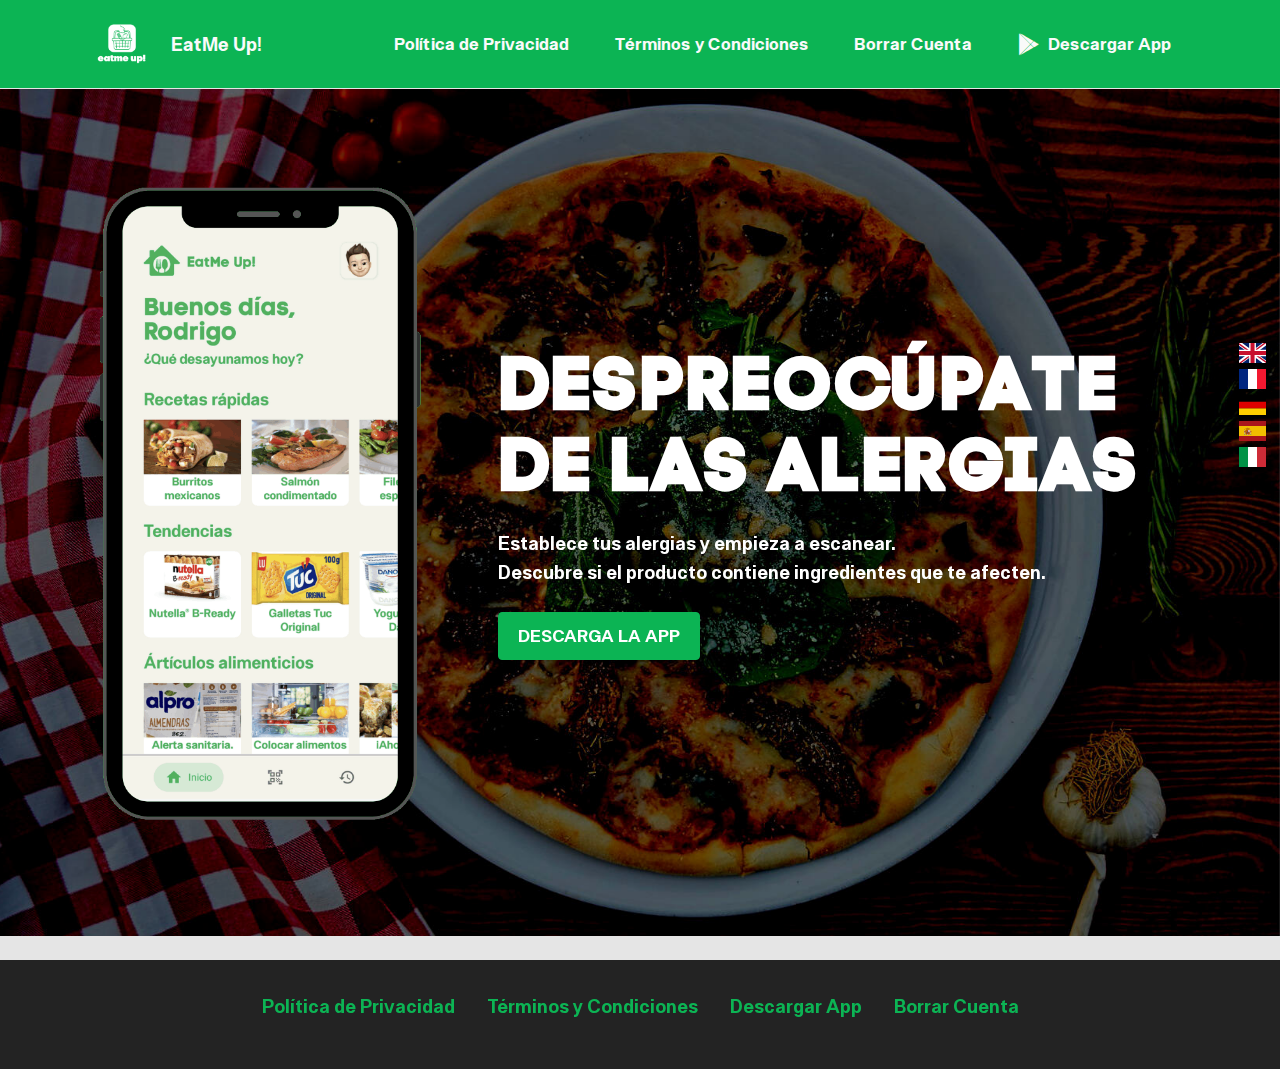
<file: index.html>
<!DOCTYPE html>
<html  lang="es">
<head>
  
  <meta charset="UTF-8">
  <meta http-equiv="X-UA-Compatible" content="IE=edge">
  
  <meta name="viewport" content="width=device-width, initial-scale=1, minimum-scale=1">
  <link rel="shortcut icon" href="assets/images/logo-eatme-up-sin-letras-fondo-blanco-128x128.png" type="image/x-icon">
  <meta name="description" content=""EatMe Up!" es una aplicación para dispositivos Android que proporciona a los usuarios información sobre la presencia de alérgenos en productos alimenticios a través del escaneo de códigos de barras.">
  
  
  <title>EatMe Up!: Escaneo de alergias</title>
  <link rel="stylesheet" href="assets/flag-icons/css/flag-icon.min.css">
  <link rel="stylesheet" href="assets/bootstrap/css/bootstrap.min.css">
  <link rel="stylesheet" href="assets/bootstrap/css/bootstrap-grid.min.css">
  <link rel="stylesheet" href="assets/bootstrap/css/bootstrap-reboot.min.css">
  <link rel="stylesheet" href="assets/parallax/jarallax.css">
  <link rel="stylesheet" href="assets/dropdown/css/style.css">
  <link rel="stylesheet" href="assets/socicon/css/styles.css">
  <link rel="stylesheet" href="assets/theme/css/style.css">
  <link href="assets/fonts/style.css" rel="stylesheet">
  <link rel="preload" href="https://fonts.googleapis.com/css?family=Jost:100,200,300,400,500,600,700,800,900,100i,200i,300i,400i,500i,600i,700i,800i,900i&display=swap" as="style" onload="this.onload=null;this.rel='stylesheet'">
  <noscript><link rel="stylesheet" href="https://fonts.googleapis.com/css?family=Jost:100,200,300,400,500,600,700,800,900,100i,200i,300i,400i,500i,600i,700i,800i,900i&display=swap"></noscript>
  <link rel="preload" as="style" href="assets/mobirise/css/mbr-additional.css"><link rel="stylesheet" href="assets/mobirise/css/mbr-additional.css" type="text/css">

  
  
  
</head>
<body>
  
  <section data-bs-version="5.1" class="menu cid-s48OLK6784" once="menu" id="menu1-h">
    
    <nav class="navbar navbar-dropdown navbar-fixed-top navbar-expand-lg">
        <div class="container">
            <div class="navbar-brand">
                <span class="navbar-logo">
                    <a href="index.html">
                        <img src="assets/images/logo-eatme-up-con-fondo-verde-112x112.png" alt="" style="height: 4.5rem;">
                    </a>
                </span>
                <span class="navbar-caption-wrap"><a class="navbar-caption text-white text-primary display-7" href="index.html">EatMe Up!</a></span>
            </div>
            <button class="navbar-toggler" type="button" data-toggle="collapse" data-bs-toggle="collapse" data-target="#navbarSupportedContent" data-bs-target="#navbarSupportedContent" aria-controls="navbarNavAltMarkup" aria-expanded="false" aria-label="Toggle navigation">
                <div class="hamburger">
                    <span></span>
                    <span></span>
                    <span></span>
                    <span></span>
                </div>
            </button>
            <div class="collapse navbar-collapse" id="navbarSupportedContent">
                <ul class="navbar-nav nav-dropdown nav-right" data-app-modern-menu="true"><li class="nav-item"><a class="nav-link link text-white text-primary display-4" href="privacidad.html">Política de Privacidad</a></li>
                    <li class="nav-item"><a class="nav-link link text-white text-primary display-4" href="condiciones.html">Términos y Condiciones</a></li><li class="nav-item"><a class="nav-link link text-white text-primary display-4" href="borrar-cuenta.html">Borrar Cuenta</a></li><li class="nav-item"><a class="nav-link link text-white text-primary display-4" href="https://play.google.com/store/apps/details?id=com.rodrigosanchez.eatmeup" target="_blank"><span class="socicon socicon-play mbr-iconfont mbr-iconfont-btn"></span>Descargar App</a></li></ul>
                
                
            </div>
        </div>
    </nav>

</section>

<section data-bs-version="5.1" class="header14 cid-tENSt6Owgj mbr-fullscreen mbr-parallax-background" id="header14-l">

    

    
    <div class="mbr-overlay" style="opacity: 0.1; background-color: rgb(0, 0, 0);"></div>

    <div class="container">
        <div class="row justify-content-center align-items-center">
            <div class="col-12 col-md-4 image-wrapper">
                <img src="assets/images/proyecto-nuevo-2-546x1015.png" alt="">
            </div>
            <div class="col-12 col-md">
                <div class="text-wrapper">
                    <h1 class="mbr-section-title mbr-fonts-style mb-3 display-1"><strong>DESPREOCÚPATE DE LAS ALERGIAS</strong></h1>
                    <p class="mbr-text mbr-fonts-style display-7">
                        Establece tus alergias y empieza a escanear.<br>Descubre si el producto contiene ingredientes que te afecten.</p>
                    <div class="mbr-section-btn mt-3"><a class="btn btn-success display-4" href="https://play.google.com/store/apps/details?id=com.rodrigosanchez.eatmeup" target="_blank">DESCARGA LA APP</a></div>
                </div>
            </div>
        </div>
    </div>
</section>

<section data-bs-version="5.1" class="_customHTML cid-u7R7nQ09YK" id="design-block-11">
 
  
     
    
    
    
    
  <script type="text/javascript">
  function googleTranslateElementInit() {
    new google.translate.TranslateElement({pageLanguage: 'es', layout: google.translate.TranslateElement.InlineLayout.SIMPLE, autoDisplay: false, multilanguagePage: true}, 'google_translate_element');
  }
</script>

  <script type="text/javascript">
var toolBar = document.getElementsByClassName('goog-te-banner-frame skiptranslate')[0];
if(toolBar !== undefined) {
    toolBar.style.display  = 'none';
    document.body.style.top = '0px';
}
</script>


  <script src="https://translate.google.com/translate_a/element.js?cb=googleTranslateElementInit" type="text/javascript"></script>

<style>
.nav-right {
  float: left !important;
  position: relative;
}

#google_translate_element {
  display: none;
}

.goog-te-banner {
  display: none;
}

.2.container {
  display: none;
}

.skiptranslate {
  display: none;
  bottom: 0px;
  position: relative;
}

.goog-te-spinner-pos {
  display: none !important;
}

.goog-logo-link{display: none !important;}
.goog-te-gadget{height: 28px !important;  overflow: hidden;}

.goog-te-banner-frame.skiptranslate {display: none !important;} 
body { top: 0px !important; }


body {
body{ top: 0 !important;}
.goog-te-banner-frame{display: none !important;}
}

.goog-tooltip {
    display: none !important;
}
.goog-tooltip:hover {
    display: none !important;
}
.goog-text-highlight {
    background-color: transparent !important;
    border: none !important; 
    box-shadow: none !important;
}

#goog-gt-tt, .goog-te-balloon-frame{display: none !important;} 



</style>

<div class="icon-bar">
 	<a href="javascript:void()" onclick="window.location.hash='#googtrans(en)';location.reload();" alt="EN" title="EN" class="flag"><i class="flag-icon-gb flag-icon"></i></a> 
 	<a href="javascript:void()" onclick="window.location.hash='#googtrans(fr)';location.reload();" alt="FR" title="FR" class="flag"><i class="flag-icon-bl flag-icon"></i></a> 
 	 
 	<a href="javascript:void()" onclick="window.location.hash='#googtrans(de)';location.reload();" alt="DE" title="DE" class="flag"><i class="flag-icon-de flag-icon"></i></a> 
 	<a href="javascript:void()" onclick="window.location.hash='#googtrans(es)';location.reload();" alt="ES" title="ES" class="flag"><i class="flag-icon-es flag-icon"></i></a>
 	 	 	 	 
 	<a href="javascript:void()" onclick="window.location.hash='#googtrans(it)';location.reload();" alt="IT" title="IT" class="flag"><i class="flag-icon-it flag-icon"></i></a> 
 	 
 	 	  
 	 
 	
 	     	 
     	 
     	 


</div>

  
 
 <div style="padding:1rem; background: linear-gradient( #807e7f, #f1f1f1, #807e7f);" class="hidden">
   <div class="align-center">
              <h10> <br><br><br><br><br><br><div class="imgtest2"></div><br>Version 1.4.6<br>
        Click the "gear" icon to change the layout of the flags bar. This text/logo will be removed on preview/publish.<br>You need the following extension for flags https://witsec.nl/extension-additional-icons.html#flag-icons<br><br><div class="imgtest"></div><br><br><br></h10>
				
    </div></div>
</section>

<section data-bs-version="5.1" class="footer3 cid-s48P1Icc8J" once="footers" id="footer3-i">

    

    

    <div class="container">
        <div class="media-container-row align-center mbr-white">
            <div class="row row-links">
                <ul class="foot-menu">
                    
                    
                    
                    
                    
                <li class="foot-menu-item mbr-fonts-style display-7"><a href="privacidad.html" class="text-success text-primary">Política de Privacidad</a></li><li class="foot-menu-item mbr-fonts-style display-7"><a href="condiciones.html" class="text-success text-primary">Términos y Condiciones</a></li><li class="foot-menu-item mbr-fonts-style display-7"><a href="https://play.google.com/store/apps/details?id=com.rodrigosanchez.eatmeup" class="text-success text-primary" target="_blank">Descargar App</a></li><li class="foot-menu-item mbr-fonts-style display-7"><a href="borrar-cuenta.html" class="text-success text-primary">Borrar Cuenta</a></li></ul>
            </div>
            
        </div>
    </div>
</section><section><a href="https://mobiri.se"></a><a href="https://mobiri.se"></a></section><script src="assets/bootstrap/js/bootstrap.bundle.min.js"></script>  <script src="assets/parallax/jarallax.js"></script>  <script src="assets/smoothscroll/smooth-scroll.js"></script>  <script src="assets/ytplayer/index.js"></script>  <script src="assets/dropdown/js/navbar-dropdown.js"></script>  <script src="assets/theme/js/script.js"></script>  
  
  
</body>
</html>
</file>
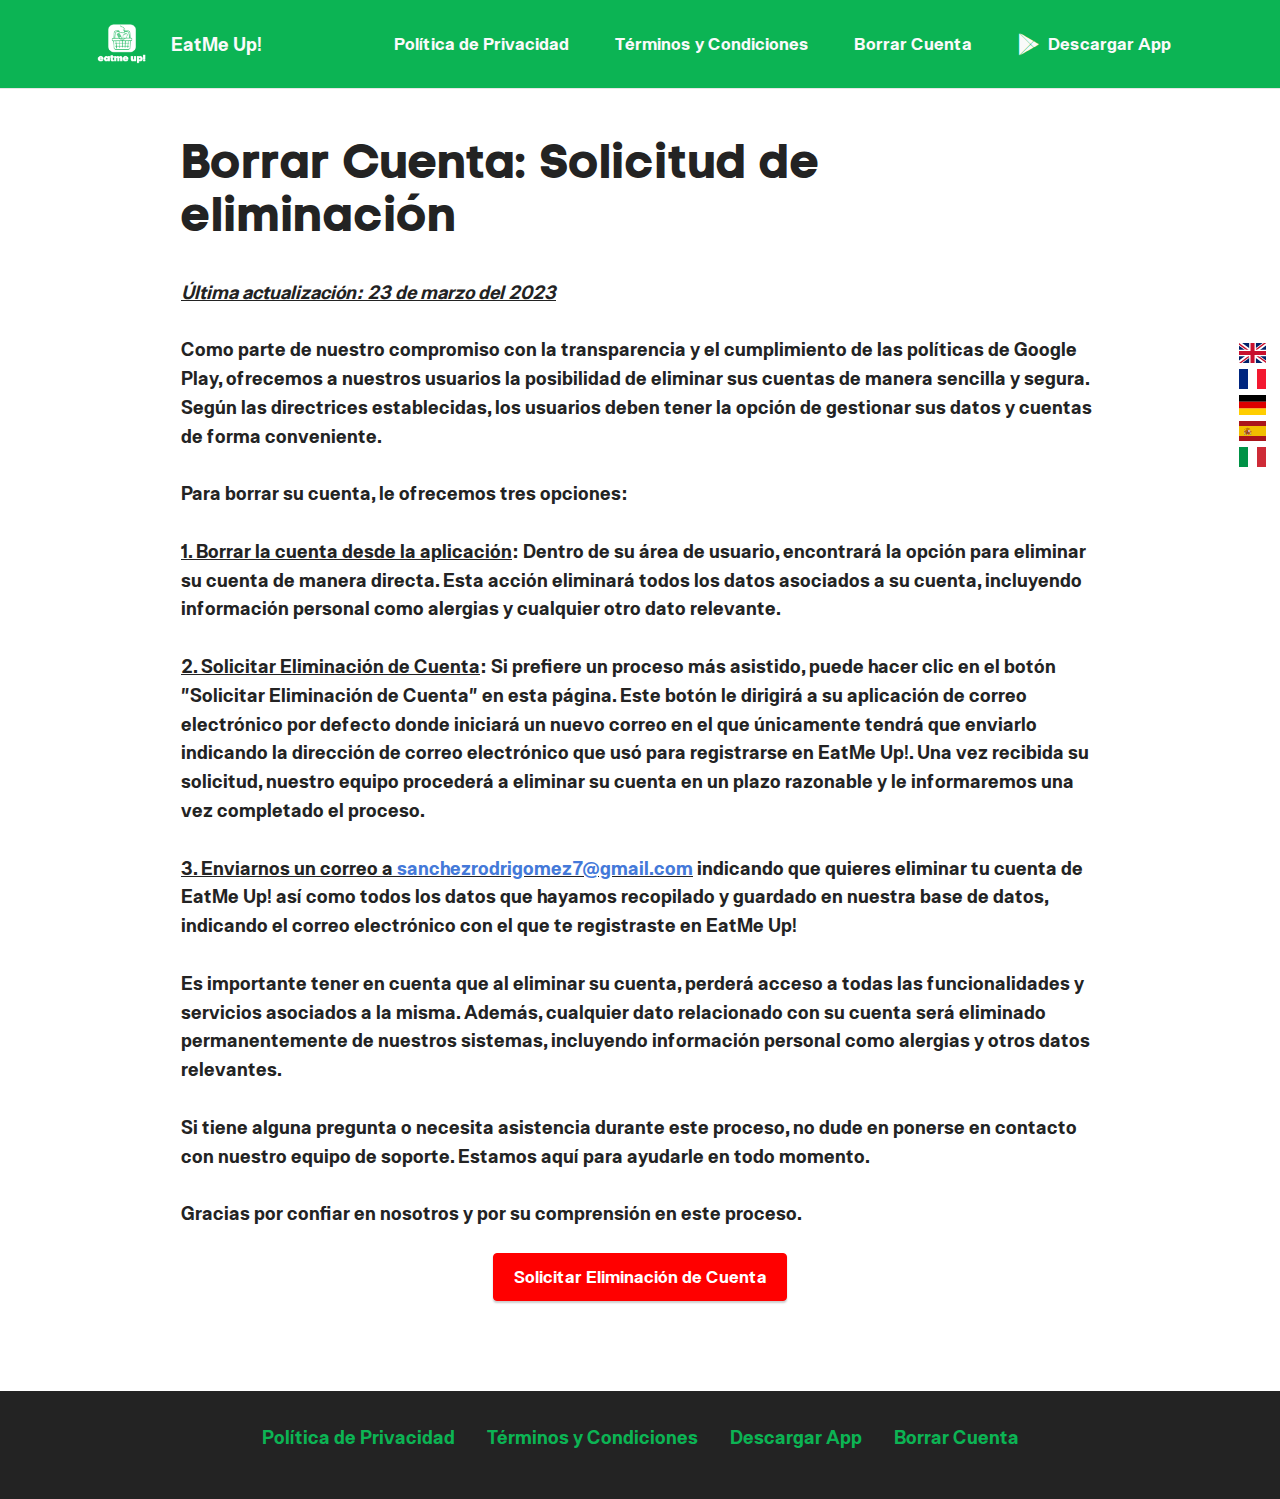
<file: borrar-cuenta.html>
<!DOCTYPE html>
<html  lang="es">
<head>
  
  <meta charset="UTF-8">
  <meta http-equiv="X-UA-Compatible" content="IE=edge">
  
  <meta name="viewport" content="width=device-width, initial-scale=1, minimum-scale=1">
  <link rel="shortcut icon" href="assets/images/logo-eatme-up-sin-letras-fondo-blanco-128x128.png" type="image/x-icon">
  <meta name="description" content=""EatMe Up!" es una aplicación para dispositivos Android que proporciona a los usuarios información sobre la presencia de alérgenos en productos alimenticios a través del escaneo de códigos de barras.">
  
  
  <title>EatMe Up! | Borrar Cuenta: Solicitud de eliminación</title>
  <link rel="stylesheet" href="assets/flag-icons/css/flag-icon.min.css">
  <link rel="stylesheet" href="assets/bootstrap/css/bootstrap.min.css">
  <link rel="stylesheet" href="assets/bootstrap/css/bootstrap-grid.min.css">
  <link rel="stylesheet" href="assets/bootstrap/css/bootstrap-reboot.min.css">
  <link rel="stylesheet" href="assets/dropdown/css/style.css">
  <link rel="stylesheet" href="assets/socicon/css/styles.css">
  <link rel="stylesheet" href="assets/theme/css/style.css">
  <link href="assets/fonts/style.css" rel="stylesheet">
  <link rel="preload" href="https://fonts.googleapis.com/css?family=Jost:100,200,300,400,500,600,700,800,900,100i,200i,300i,400i,500i,600i,700i,800i,900i&display=swap" as="style" onload="this.onload=null;this.rel='stylesheet'">
  <noscript><link rel="stylesheet" href="https://fonts.googleapis.com/css?family=Jost:100,200,300,400,500,600,700,800,900,100i,200i,300i,400i,500i,600i,700i,800i,900i&display=swap"></noscript>
  <link rel="preload" as="style" href="assets/mobirise/css/mbr-additional.css"><link rel="stylesheet" href="assets/mobirise/css/mbr-additional.css" type="text/css">

  
  
  
</head>
<body>
  
  <section data-bs-version="5.1" class="menu cid-u7R0NytIbW" once="menu" id="menu1-u">
    
    <nav class="navbar navbar-dropdown navbar-fixed-top navbar-expand-lg">
        <div class="container">
            <div class="navbar-brand">
                <span class="navbar-logo">
                    <a href="index.html">
                        <img src="assets/images/logo-eatme-up-con-fondo-verde-112x112.png" alt="" style="height: 4.5rem;">
                    </a>
                </span>
                <span class="navbar-caption-wrap"><a class="navbar-caption text-white text-primary display-7" href="index.html">EatMe Up!</a></span>
            </div>
            <button class="navbar-toggler" type="button" data-toggle="collapse" data-bs-toggle="collapse" data-target="#navbarSupportedContent" data-bs-target="#navbarSupportedContent" aria-controls="navbarNavAltMarkup" aria-expanded="false" aria-label="Toggle navigation">
                <div class="hamburger">
                    <span></span>
                    <span></span>
                    <span></span>
                    <span></span>
                </div>
            </button>
            <div class="collapse navbar-collapse" id="navbarSupportedContent">
                <ul class="navbar-nav nav-dropdown nav-right" data-app-modern-menu="true"><li class="nav-item"><a class="nav-link link text-white text-primary display-4" href="privacidad.html">Política de Privacidad</a></li>
                    <li class="nav-item"><a class="nav-link link text-white text-primary display-4" href="condiciones.html">Términos y Condiciones</a></li><li class="nav-item"><a class="nav-link link text-white text-primary display-4" href="borrar-cuenta.html">Borrar Cuenta</a></li><li class="nav-item"><a class="nav-link link text-white text-primary display-4" href="https://play.google.com/store/apps/details?id=com.rodrigosanchez.eatmeup" target="_blank"><span class="socicon socicon-play mbr-iconfont mbr-iconfont-btn"></span>Descargar App</a></li></ul>
                
                
            </div>
        </div>
    </nav>

</section>

<section data-bs-version="5.1" class="content5 cid-u7R0NyLra7" id="content5-v">
    
    <div class="container">
        <div class="row justify-content-center">
            <div class="col-md-12 col-lg-10">
                
                <h4 class="mbr-section-subtitle mbr-fonts-style mb-4 display-2">
                    Borrar Cuenta: Solicitud de eliminación<br></h4>
                <p class="mbr-text mbr-fonts-style display-7"><em><u>Última actualización: 23 de marzo del 2023</u></em><br><br>Como parte de nuestro compromiso con la transparencia y el cumplimiento de las políticas de Google Play, ofrecemos a nuestros usuarios la posibilidad de eliminar sus cuentas de manera sencilla y segura. Según las directrices establecidas, los usuarios deben tener la opción de gestionar sus datos y cuentas de forma conveniente.<br><br>Para borrar su cuenta, le ofrecemos tres opciones:<br><br><u>1. Borrar la cuenta desde la aplicación</u>: Dentro de su área de usuario, encontrará la opción para eliminar su cuenta de manera directa. Esta acción eliminará todos los datos asociados a su cuenta, incluyendo información personal como alergias y cualquier otro dato relevante.<br><br><u>2. Solicitar Eliminación de Cuenta</u>: Si prefiere un proceso más asistido, puede hacer clic en el botón "Solicitar Eliminación de Cuenta" en esta página. Este botón le dirigirá a su aplicación de correo electrónico por defecto donde iniciará un nuevo correo en el que únicamente tendrá que enviarlo indicando la dirección de correo electrónico que usó para registrarse en EatMe Up!. Una vez recibida su solicitud, nuestro equipo procederá a eliminar su cuenta en un plazo razonable y le informaremos una vez completado el proceso.<br><br><u>3. Enviarnos un correo a <a href="mailto:sanchezrodrigomez7@gmail.com" class="text-info">sanchezrodrigomez7@gmail.com</a></u> indicando que quieres eliminar tu cuenta de EatMe Up! así como todos los datos que hayamos recopilado y guardado en nuestra base de datos, indicando el correo electrónico con el que te registraste en EatMe Up!<br><br>Es importante tener en cuenta que al eliminar su cuenta, perderá acceso a todas las funcionalidades y servicios asociados a la misma. Además, cualquier dato relacionado con su cuenta será eliminado permanentemente de nuestros sistemas, incluyendo información personal como alergias y otros datos relevantes.<br><br>Si tiene alguna pregunta o necesita asistencia durante este proceso, no dude en ponerse en contacto con nuestro equipo de soporte. Estamos aquí para ayudarle en todo momento.<br><br>Gracias por confiar en nosotros y por su comprensión en este proceso.<br></p>
            </div>
        </div>
    </div>
</section>

<section data-bs-version="5.1" class="content11 cid-u7R2OQWWyD" id="content11-x">
    
    <div class="container">
        <div class="row justify-content-center">
            <div class="col-md-12 col-lg-10">
                <div class="mbr-section-btn align-center"><a class="btn btn-secondary display-4" href="javascript:OpenModal('borrar-cuenta-es')">Solicitar Eliminación de Cuenta</a></div>
            </div>
        </div>
    </div>
</section>

<section class="mbr-section" id="witsec-modal-window-block-y" data-rv-view="449">

	<style>
	/* Let's not animate the contents of modal windows */
	.no-anim {
		-webkit-animation: none !important;
		-moz-animation: none !important;
		-o-animation: none !important;
		-ms-animation: none !important;
		animation: none !important;
	}
	</style>

	
	
	<div><div class="modal fade" id="borrar-cuenta-es" tabindex="-1" role="dialog" aria-labelledby="borrar-cuenta-esLabel" aria-hidden="true">  <div class="modal-dialog  modal-dialog-centered" style="height:auto" role="document">    <div class="modal-content"><div class="modal-header">  <h5 class="no-anim modal-title display-7" id="borrar-cuenta-esLabel">¿Estás seguro de que quieres iniciar el proceso de eliminación de cuenta?</h5>  <a href="#" class="no-anim close" data-bs-dismiss="modal" data-dismiss="modal" aria-label="Close"><span aria-hidden="true">×</span></a></div><div class="modal-body display-7" id="borrar-cuenta-es_body">Se abrirá una nueva pestaña en tu aplicación de correo electrónico por defecto, donde deberás indicar el correo electrónico que usaste para darte de alta en EatMe Up!<br><br>Sentimos verte marchar. Si en el futuro cambias de opinión, estaremos más que encantados de tenerte de vuelta :)</div><div class="modal-footer"><div class="mbr-section-btn"><a href="#" class="no-anim btn btn-secondary display-4" data-bs-dismiss="modal" data-dismiss="modal">He cambiado de opinión</a></div><div class="mbr-section-btn"><a href="mailto:sanchezrodrigomez7@gmail.com?subject=%5BEatMe%20Up!%5D%20%5BELIMINACI%C3%93N%20CUENTA%5D%20Solicitud%20de%20eliminaci%C3%B3n%20de%20cuenta&body=Estimado%20equipo%20de%20soporte%20de%20EatMe%20Up!%2C%0D%0A%0D%0AMe%20pongo%20en%20contacto%20con%20ustedes%20para%20solicitar%20la%20eliminaci%C3%B3n%20de%20mi%20cuenta%20en%20su%20aplicaci%C3%B3n.%0D%0A%0D%0AApreciar%C3%ADa%20que%20procedieran%20con%20la%20eliminaci%C3%B3n%20de%20todos%20los%20datos%20asociados%20a%20mi%20cuenta%20de%20usuario.%20Entiendo%20que%20esta%20acci%C3%B3n%20conllevar%C3%A1%20la%20p%C3%A9rdida%20permanente%20de%20acceso%20a%20los%20servicios%20y%20funcionalidades%20proporcionados%20por%20su%20aplicaci%C3%B3n.%0D%0A%0D%0ALos%20detalles%20de%20mi%20cuenta%20son%20los%20siguientes%3A%0D%0A%0D%0ACorreo%20electr%C3%B3nico%20asociado%20a%20la%20cuenta%3A%20EDITATUEMAIL%40AQUI.COM%0D%0A%0D%0AAgradezco%20su%20pronta%20atenci%C3%B3n%20a%20esta%20solicitud%20y%20les%20ruego%20confirmar%20una%20vez%20que%20mi%20cuenta%20haya%20sido%20eliminada%20de%20manera%20exitosa.%0D%0A%0D%0AQuedo%20a%20la%20espera%20de%20su%20pronta%20respuesta.%0D%0A%0D%0AGracias%20y%20saludos." class="no-anim btn btn-primary display-4">Solicitar Eliminación de Cuenta</a></div></div>    </div>  </div></div><script> 
document.addEventListener("DOMContentLoaded", function() { 
  if(typeof jQuery === "function") {
    $("#borrar-cuenta-es").on("hidden.bs.modal", function () { 
      var html = $( "#borrar-cuenta-es_body" ).html(); 
      $( "#borrar-cuenta-es_body" ).empty(); 
      $( "#borrar-cuenta-es_body" ).append(html); 
    }) 
  } else { 
      var mdw = document.getElementById("#borrar-cuenta-es") 
      mdw.addEventListener("hidden.bs.modal", function(event) { 
        mdw.innerHTML = mdw.innerHTML; 
      }); 
  } 
}); 
</script></div>

	<script>
	if (typeof OpenModal === 'undefined') {
		OpenModal = function(modalName) {
			if(typeof jQuery === "function") {
				if ($('#' + modalName).length)
					$('#' + modalName).modal('show');
				else
					alert("Sorry, but there is no modal for " + modalName);
			} else {
				let mdw = new bootstrap.Modal(document.getElementById(modalName), {});
				mdw.show();
			}
		}
	}

	function modalSetCookie(cname, cvalue, exdays) {
		var d = new Date();
		d.setTime(d.getTime() + (exdays*24*60*60*1000));
		var expires = "expires="+ d.toUTCString();
		document.cookie = cname + "=" + cvalue + ";" + expires + ";path=/";
	}

	function modalGetCookie(cname) {
		var name = cname + "=";
		var decodedCookie = decodeURIComponent(document.cookie);
		var ca = decodedCookie.split(';');
		for(var i = 0; i <ca.length; i++) {
			var c = ca[i];
			while (c.charAt(0) == ' ') {
				c = c.substring(1);
			}
			if (c.indexOf(name) == 0) {
				return c.substring(name.length, c.length);
			}
		}
		return "";
	}
	</script>

</section>

<section data-bs-version="5.1" class="footer3 cid-u7R0Nz1Rmb" once="footers" id="footer3-w">

    

    

    <div class="container">
        <div class="media-container-row align-center mbr-white">
            <div class="row row-links">
                <ul class="foot-menu">
                    
                    
                    
                    
                    
                <li class="foot-menu-item mbr-fonts-style display-7"><a href="privacidad.html" class="text-success text-primary">Política de Privacidad</a></li><li class="foot-menu-item mbr-fonts-style display-7"><a href="condiciones.html" class="text-success text-primary">Términos y Condiciones</a></li><li class="foot-menu-item mbr-fonts-style display-7"><a href="https://play.google.com/store/apps/details?id=com.rodrigosanchez.eatmeup" class="text-success text-primary" target="_blank">Descargar App</a></li><li class="foot-menu-item mbr-fonts-style display-7"><a href="borrar-cuenta.html" class="text-success text-primary">Borrar Cuenta</a></li></ul>
            </div>
            
        </div>
    </div>
</section>

<section data-bs-version="5.1" class="_customHTML cid-nz9EMnI7tA" id="design-block-nz9EMnI7tA">
 
  
     
    
    
    
    
  <script type="text/javascript">
  function googleTranslateElementInit() {
    new google.translate.TranslateElement({pageLanguage: 'es', layout: google.translate.TranslateElement.InlineLayout.SIMPLE, autoDisplay: false, multilanguagePage: true}, 'google_translate_element');
  }
</script>

  <script type="text/javascript">
var toolBar = document.getElementsByClassName('goog-te-banner-frame skiptranslate')[0];
if(toolBar !== undefined) {
    toolBar.style.display  = 'none';
    document.body.style.top = '0px';
}
</script>


  <script src="https://translate.google.com/translate_a/element.js?cb=googleTranslateElementInit" type="text/javascript"></script>

<style>
.nav-right {
  float: left !important;
  position: relative;
}

#google_translate_element {
  display: none;
}

.goog-te-banner {
  display: none;
}

.2.container {
  display: none;
}

.skiptranslate {
  display: none;
  bottom: 0px;
  position: relative;
}

.goog-te-spinner-pos {
  display: none !important;
}

.goog-logo-link{display: none !important;}
.goog-te-gadget{height: 28px !important;  overflow: hidden;}

.goog-te-banner-frame.skiptranslate {display: none !important;} 
body { top: 0px !important; }


body {
body{ top: 0 !important;}
.goog-te-banner-frame{display: none !important;}
}

.goog-tooltip {
    display: none !important;
}
.goog-tooltip:hover {
    display: none !important;
}
.goog-text-highlight {
    background-color: transparent !important;
    border: none !important; 
    box-shadow: none !important;
}

#goog-gt-tt, .goog-te-balloon-frame{display: none !important;} 



</style>

<div class="icon-bar">
 	<a href="javascript:void()" onclick="window.location.hash='#googtrans(en)';location.reload();" alt="EN" title="EN" class="flag"><i class="flag-icon-gb flag-icon"></i></a> 
 	<a href="javascript:void()" onclick="window.location.hash='#googtrans(fr)';location.reload();" alt="FR" title="FR" class="flag"><i class="flag-icon-bl flag-icon"></i></a> 
 	 
 	<a href="javascript:void()" onclick="window.location.hash='#googtrans(de)';location.reload();" alt="DE" title="DE" class="flag"><i class="flag-icon-de flag-icon"></i></a> 
 	<a href="javascript:void()" onclick="window.location.hash='#googtrans(es)';location.reload();" alt="ES" title="ES" class="flag"><i class="flag-icon-es flag-icon"></i></a>
 	 	 	 	 
 	<a href="javascript:void()" onclick="window.location.hash='#googtrans(it)';location.reload();" alt="IT" title="IT" class="flag"><i class="flag-icon-it flag-icon"></i></a> 
 	 
 	 	  
 	 
 	
 	     	 
     	 
     	 


</div>

  
 
 <div style="padding:1rem; background: linear-gradient( #807e7f, #f1f1f1, #807e7f);" class="hidden">
   <div class="align-center">
              <h10> <br><br><br><br><br><br><div class="imgtest2"></div><br>Version 1.4.6<br>
        Click the "gear" icon to change the layout of the flags bar. This text/logo will be removed on preview/publish.<br>You need the following extension for flags https://witsec.nl/extension-additional-icons.html#flag-icons<br><br><div class="imgtest"></div><br><br><br></h10>
				
    </div></div>
</section><section><a href="https://mobiri.se"></a><a href="https://mobiri.se"></a></section><script src="assets/bootstrap/js/bootstrap.bundle.min.js"></script>  <script src="assets/smoothscroll/smooth-scroll.js"></script>  <script src="assets/ytplayer/index.js"></script>  <script src="assets/dropdown/js/navbar-dropdown.js"></script>  <script src="assets/theme/js/script.js"></script>  
  
  
</body>
</html>
</file>
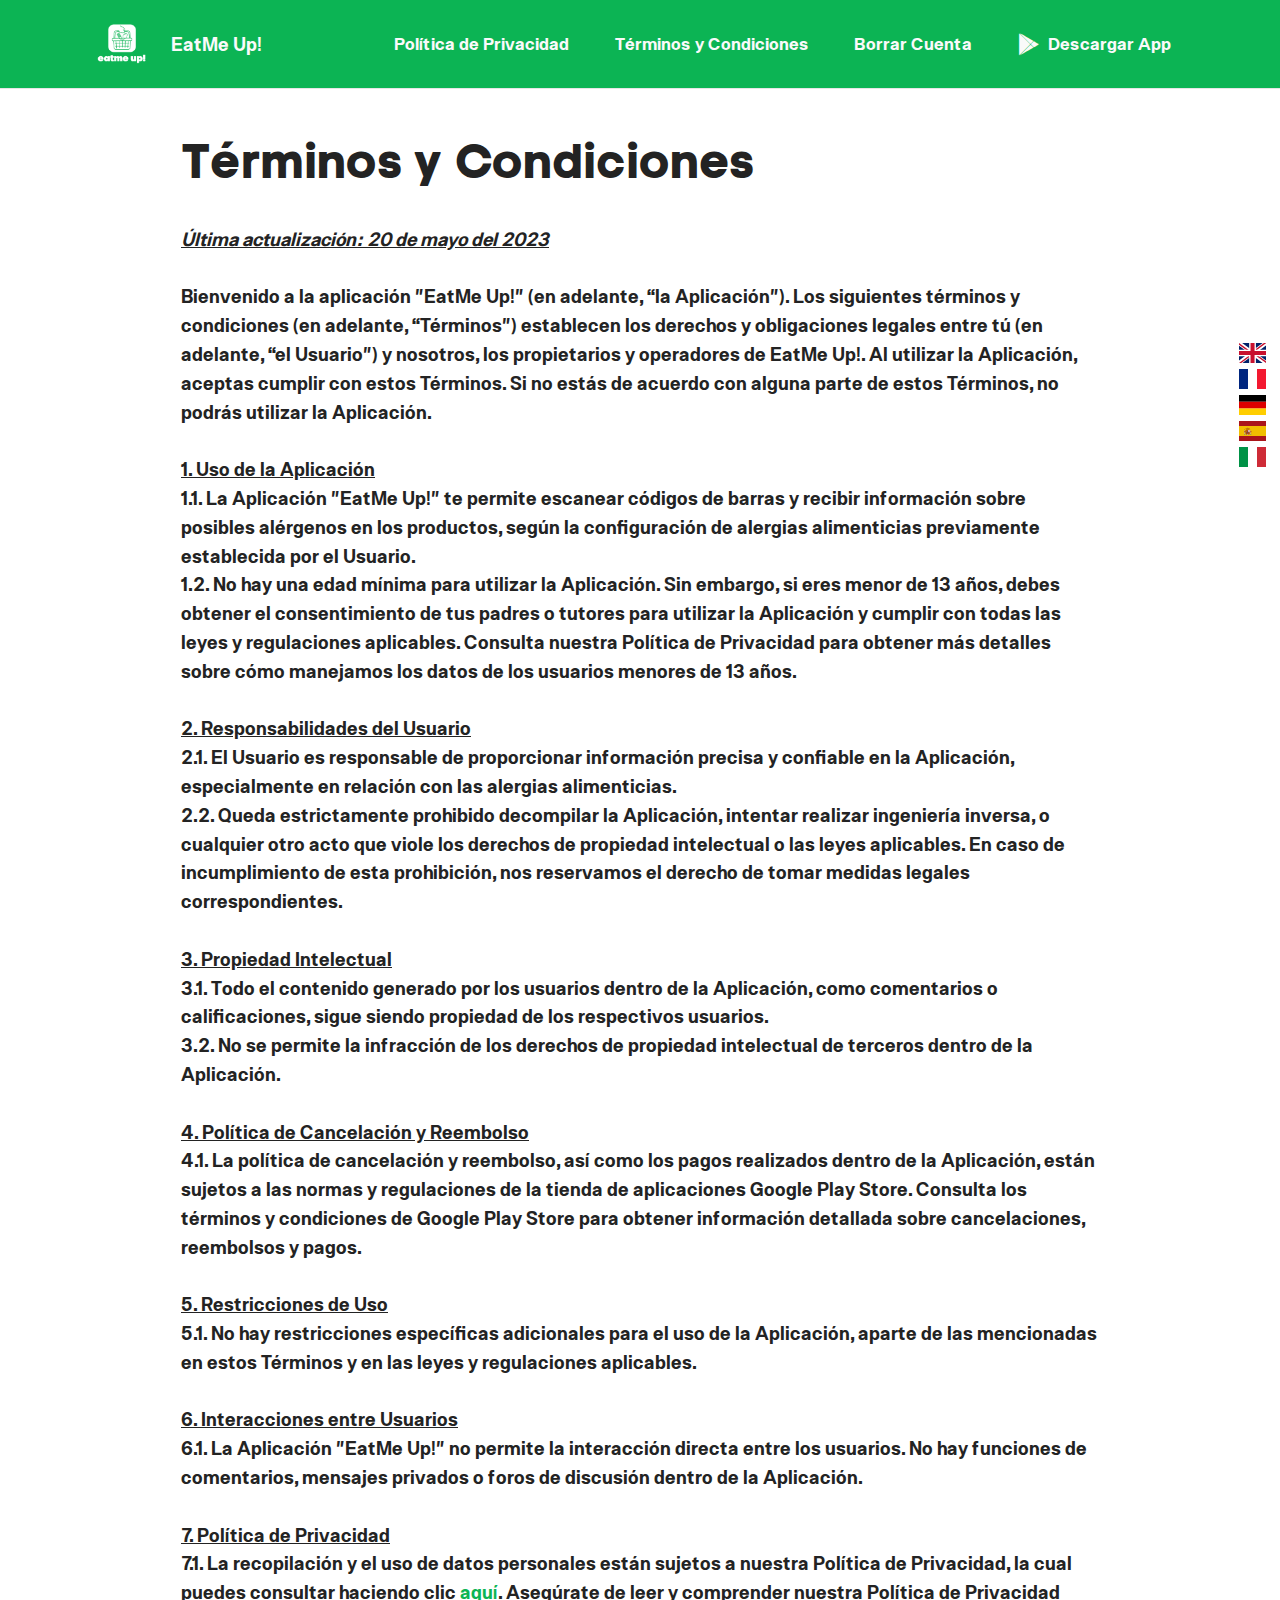
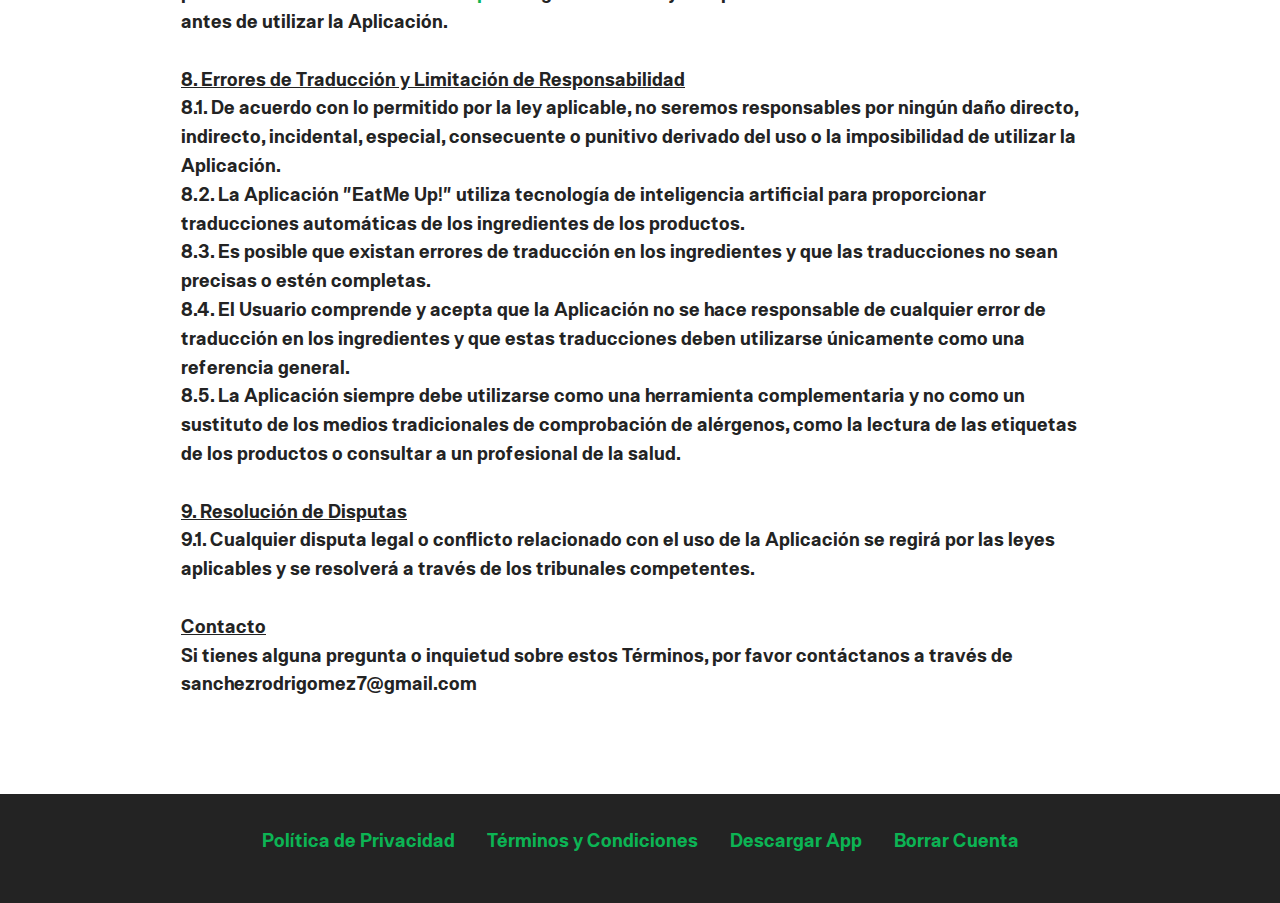
<file: condiciones.html>
<!DOCTYPE html>
<html  lang="es">
<head>
  
  <meta charset="UTF-8">
  <meta http-equiv="X-UA-Compatible" content="IE=edge">
  
  <meta name="viewport" content="width=device-width, initial-scale=1, minimum-scale=1">
  <link rel="shortcut icon" href="assets/images/logo-eatme-up-sin-letras-fondo-blanco-128x128.png" type="image/x-icon">
  <meta name="description" content=""EatMe Up!" es una aplicación para dispositivos Android que proporciona a los usuarios información sobre la presencia de alérgenos en productos alimenticios a través del escaneo de códigos de barras.">
  
  
  <title>EatMe Up! | Términos y Condiciones</title>
  <link rel="stylesheet" href="assets/flag-icons/css/flag-icon.min.css">
  <link rel="stylesheet" href="assets/bootstrap/css/bootstrap.min.css">
  <link rel="stylesheet" href="assets/bootstrap/css/bootstrap-grid.min.css">
  <link rel="stylesheet" href="assets/bootstrap/css/bootstrap-reboot.min.css">
  <link rel="stylesheet" href="assets/dropdown/css/style.css">
  <link rel="stylesheet" href="assets/socicon/css/styles.css">
  <link rel="stylesheet" href="assets/theme/css/style.css">
  <link href="assets/fonts/style.css" rel="stylesheet">
  <link rel="preload" href="https://fonts.googleapis.com/css?family=Jost:100,200,300,400,500,600,700,800,900,100i,200i,300i,400i,500i,600i,700i,800i,900i&display=swap" as="style" onload="this.onload=null;this.rel='stylesheet'">
  <noscript><link rel="stylesheet" href="https://fonts.googleapis.com/css?family=Jost:100,200,300,400,500,600,700,800,900,100i,200i,300i,400i,500i,600i,700i,800i,900i&display=swap"></noscript>
  <link rel="preload" as="style" href="assets/mobirise/css/mbr-additional.css"><link rel="stylesheet" href="assets/mobirise/css/mbr-additional.css" type="text/css">

  
  
  
</head>
<body>
  
  <section data-bs-version="5.1" class="menu cid-tENW1ROolY" once="menu" id="menu1-q">
    
    <nav class="navbar navbar-dropdown navbar-fixed-top navbar-expand-lg">
        <div class="container">
            <div class="navbar-brand">
                <span class="navbar-logo">
                    <a href="index.html">
                        <img src="assets/images/logo-eatme-up-con-fondo-verde-112x112.png" alt="" style="height: 4.5rem;">
                    </a>
                </span>
                <span class="navbar-caption-wrap"><a class="navbar-caption text-white text-primary display-7" href="index.html">EatMe Up!</a></span>
            </div>
            <button class="navbar-toggler" type="button" data-toggle="collapse" data-bs-toggle="collapse" data-target="#navbarSupportedContent" data-bs-target="#navbarSupportedContent" aria-controls="navbarNavAltMarkup" aria-expanded="false" aria-label="Toggle navigation">
                <div class="hamburger">
                    <span></span>
                    <span></span>
                    <span></span>
                    <span></span>
                </div>
            </button>
            <div class="collapse navbar-collapse" id="navbarSupportedContent">
                <ul class="navbar-nav nav-dropdown nav-right" data-app-modern-menu="true"><li class="nav-item"><a class="nav-link link text-white text-primary display-4" href="privacidad.html">Política de Privacidad</a></li>
                    <li class="nav-item"><a class="nav-link link text-white text-primary display-4" href="condiciones.html">Términos y Condiciones</a></li><li class="nav-item"><a class="nav-link link text-white text-primary display-4" href="borrar-cuenta.html">Borrar Cuenta</a></li><li class="nav-item"><a class="nav-link link text-white text-primary display-4" href="https://play.google.com/store/apps/details?id=com.rodrigosanchez.eatmeup" target="_blank"><span class="socicon socicon-play mbr-iconfont mbr-iconfont-btn"></span>Descargar App</a></li></ul>
                
                
            </div>
        </div>
    </nav>

</section>

<section data-bs-version="5.1" class="content5 cid-tENX22mXwH" id="content5-t">
    
    <div class="container">
        <div class="row justify-content-center">
            <div class="col-md-12 col-lg-10">
                
                <h4 class="mbr-section-subtitle mbr-fonts-style mb-4 display-2">
                    Términos y Condiciones<br></h4>
                <p class="mbr-text mbr-fonts-style display-7"><u><em>Última actualización: 20 de mayo del 2023</em></u><br><br>Bienvenido a la aplicación "EatMe Up!" (en adelante, “la Aplicación"). Los siguientes términos y condiciones (en adelante, “Términos") establecen los derechos y obligaciones legales entre tú (en adelante, “el Usuario") y nosotros, los propietarios y operadores de EatMe Up!. Al utilizar la Aplicación, aceptas cumplir con estos Términos. Si no estás de acuerdo con alguna parte de estos Términos, no podrás utilizar la Aplicación.<br><br><u>1. Uso de la Aplicación<br></u>1.1. La Aplicación "EatMe Up!" te permite escanear códigos de barras y recibir información sobre posibles alérgenos en los productos, según la configuración de alergias alimenticias previamente establecida por el Usuario.<br>1.2. No hay una edad mínima para utilizar la Aplicación. Sin embargo, si eres menor de 13 años, debes obtener el consentimiento de tus padres o tutores para utilizar la Aplicación y cumplir con todas las leyes y regulaciones aplicables. Consulta nuestra Política de Privacidad para obtener más detalles sobre cómo manejamos los datos de los usuarios menores de 13 años.<br><br><u>2. Responsabilidades del Usuario<br></u>2.1. El Usuario es responsable de proporcionar información precisa y confiable en la Aplicación, especialmente en relación con las alergias alimenticias.<br>2.2. Queda estrictamente prohibido decompilar la Aplicación, intentar realizar ingeniería inversa, o cualquier otro acto que viole los derechos de propiedad intelectual o las leyes aplicables. En caso de incumplimiento de esta prohibición, nos reservamos el derecho de tomar medidas legales correspondientes.<br><br><u>3. Propiedad Intelectual<br></u>3.1. Todo el contenido generado por los usuarios dentro de la Aplicación, como comentarios o calificaciones, sigue siendo propiedad de los respectivos usuarios.<br>3.2. No se permite la infracción de los derechos de propiedad intelectual de terceros dentro de la Aplicación.<br><br><u>4. Política de Cancelación y Reembolso<br></u>4.1. La política de cancelación y reembolso, así como los pagos realizados dentro de la Aplicación, están sujetos a las normas y regulaciones de la tienda de aplicaciones Google Play Store. Consulta los términos y condiciones de Google Play Store para obtener información detallada sobre cancelaciones, reembolsos y pagos.<br><br><u>5. Restricciones de Uso<br></u>5.1. No hay restricciones específicas adicionales para el uso de la Aplicación, aparte de las mencionadas en estos Términos y en las leyes y regulaciones aplicables.<br><br><u>6. Interacciones entre Usuarios<br></u>6.1. La Aplicación "EatMe Up!" no permite la interacción directa entre los usuarios. No hay funciones de comentarios, mensajes privados o foros de discusión dentro de la Aplicación.<br><br><u>7. Política de Privacidad<br></u>7.1. La recopilación y el uso de datos personales están sujetos a nuestra Política de Privacidad, la cual puedes consultar haciendo clic <a href="privacidad.html" class="text-success" target="_blank">aquí</a>. Asegúrate de leer y comprender nuestra Política de Privacidad antes de utilizar la Aplicación.<br><br><u>8. Errores de Traducción y Limitación de Responsabilidad<br></u>8.1. De acuerdo con lo permitido por la ley aplicable, no seremos responsables por ningún daño directo, indirecto, incidental, especial, consecuente o punitivo derivado del uso o la imposibilidad de utilizar la Aplicación.<br>8.2. La Aplicación "EatMe Up!" utiliza tecnología de inteligencia artificial para proporcionar traducciones automáticas de los ingredientes de los productos.<br>8.3. Es posible que existan errores de traducción en los ingredientes y que las traducciones no sean precisas o estén completas.<br>8.4. El Usuario comprende y acepta que la Aplicación no se hace responsable de cualquier error de traducción en los ingredientes y que estas traducciones deben utilizarse únicamente como una referencia general.<br>8.5. La Aplicación siempre debe utilizarse como una herramienta complementaria y no como un sustituto de los medios tradicionales de comprobación de alérgenos, como la lectura de las etiquetas de los productos o consultar a un profesional de la salud.<br><br><u>9. Resolución de Disputas<br></u>9.1. Cualquier disputa legal o conflicto relacionado con el uso de la Aplicación se regirá por las leyes aplicables y se resolverá a través de los tribunales competentes.<br><br><u>Contacto</u><br>Si tienes alguna pregunta o inquietud sobre estos Términos, por favor contáctanos a través de sanchezrodrigomez7@gmail.com<br></p>
            </div>
        </div>
    </div>
</section>

<section data-bs-version="5.1" class="footer3 cid-tENW1SIirK" once="footers" id="footer3-s">

    

    

    <div class="container">
        <div class="media-container-row align-center mbr-white">
            <div class="row row-links">
                <ul class="foot-menu">
                    
                    
                    
                    
                    
                <li class="foot-menu-item mbr-fonts-style display-7"><a href="privacidad.html" class="text-success text-primary">Política de Privacidad</a></li><li class="foot-menu-item mbr-fonts-style display-7"><a href="condiciones.html" class="text-success text-primary">Términos y Condiciones</a></li><li class="foot-menu-item mbr-fonts-style display-7"><a href="https://play.google.com/store/apps/details?id=com.rodrigosanchez.eatmeup" class="text-success text-primary" target="_blank">Descargar App</a></li><li class="foot-menu-item mbr-fonts-style display-7"><a href="borrar-cuenta.html" class="text-success text-primary">Borrar Cuenta</a></li></ul>
            </div>
            
        </div>
    </div>
</section>

<section data-bs-version="5.1" class="_customHTML cid-u7R7kq4fLG" id="design-block-z">
 
  
     
    
    
    
    
  <script type="text/javascript">
  function googleTranslateElementInit() {
    new google.translate.TranslateElement({pageLanguage: 'es', layout: google.translate.TranslateElement.InlineLayout.SIMPLE, autoDisplay: false, multilanguagePage: true}, 'google_translate_element');
  }
</script>

  <script type="text/javascript">
var toolBar = document.getElementsByClassName('goog-te-banner-frame skiptranslate')[0];
if(toolBar !== undefined) {
    toolBar.style.display  = 'none';
    document.body.style.top = '0px';
}
</script>


  <script src="https://translate.google.com/translate_a/element.js?cb=googleTranslateElementInit" type="text/javascript"></script>

<style>
.nav-right {
  float: left !important;
  position: relative;
}

#google_translate_element {
  display: none;
}

.goog-te-banner {
  display: none;
}

.2.container {
  display: none;
}

.skiptranslate {
  display: none;
  bottom: 0px;
  position: relative;
}

.goog-te-spinner-pos {
  display: none !important;
}

.goog-logo-link{display: none !important;}
.goog-te-gadget{height: 28px !important;  overflow: hidden;}

.goog-te-banner-frame.skiptranslate {display: none !important;} 
body { top: 0px !important; }


body {
body{ top: 0 !important;}
.goog-te-banner-frame{display: none !important;}
}

.goog-tooltip {
    display: none !important;
}
.goog-tooltip:hover {
    display: none !important;
}
.goog-text-highlight {
    background-color: transparent !important;
    border: none !important; 
    box-shadow: none !important;
}

#goog-gt-tt, .goog-te-balloon-frame{display: none !important;} 



</style>

<div class="icon-bar">
 	<a href="javascript:void()" onclick="window.location.hash='#googtrans(en)';location.reload();" alt="EN" title="EN" class="flag"><i class="flag-icon-gb flag-icon"></i></a> 
 	<a href="javascript:void()" onclick="window.location.hash='#googtrans(fr)';location.reload();" alt="FR" title="FR" class="flag"><i class="flag-icon-bl flag-icon"></i></a> 
 	 
 	<a href="javascript:void()" onclick="window.location.hash='#googtrans(de)';location.reload();" alt="DE" title="DE" class="flag"><i class="flag-icon-de flag-icon"></i></a> 
 	<a href="javascript:void()" onclick="window.location.hash='#googtrans(es)';location.reload();" alt="ES" title="ES" class="flag"><i class="flag-icon-es flag-icon"></i></a>
 	 	 	 	 
 	<a href="javascript:void()" onclick="window.location.hash='#googtrans(it)';location.reload();" alt="IT" title="IT" class="flag"><i class="flag-icon-it flag-icon"></i></a> 
 	 
 	 	  
 	 
 	
 	     	 
     	 
     	 


</div>

  
 
 <div style="padding:1rem; background: linear-gradient( #807e7f, #f1f1f1, #807e7f);" class="hidden">
   <div class="align-center">
              <h10> <br><br><br><br><br><br><div class="imgtest2"></div><br>Version 1.4.6<br>
        Click the "gear" icon to change the layout of the flags bar. This text/logo will be removed on preview/publish.<br>You need the following extension for flags https://witsec.nl/extension-additional-icons.html#flag-icons<br><br><div class="imgtest"></div><br><br><br></h10>
				
    </div></div>
</section><section><a href="https://mobiri.se"></a><a href="https://mobiri.se"></a></section><script src="assets/bootstrap/js/bootstrap.bundle.min.js"></script>  <script src="assets/smoothscroll/smooth-scroll.js"></script>  <script src="assets/ytplayer/index.js"></script>  <script src="assets/dropdown/js/navbar-dropdown.js"></script>  <script src="assets/theme/js/script.js"></script>  
  
  
</body>
</html>
</file>
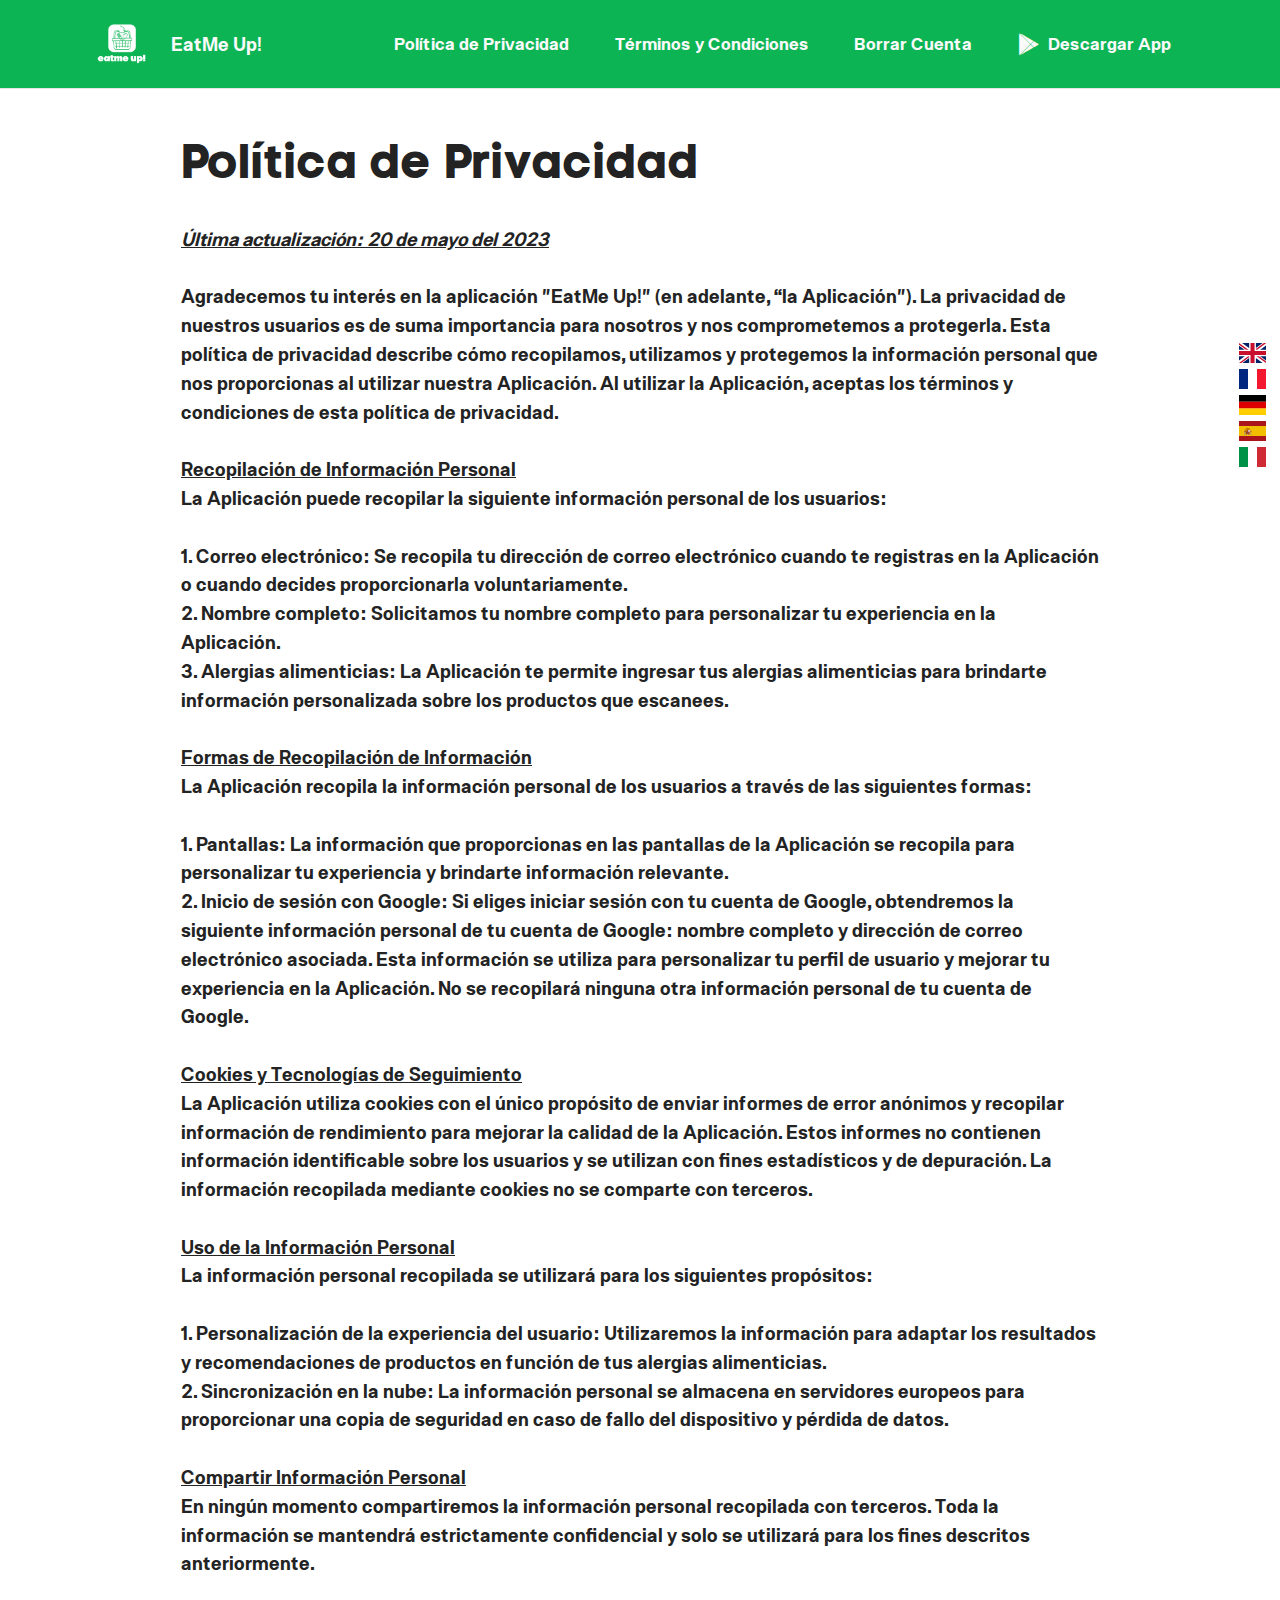
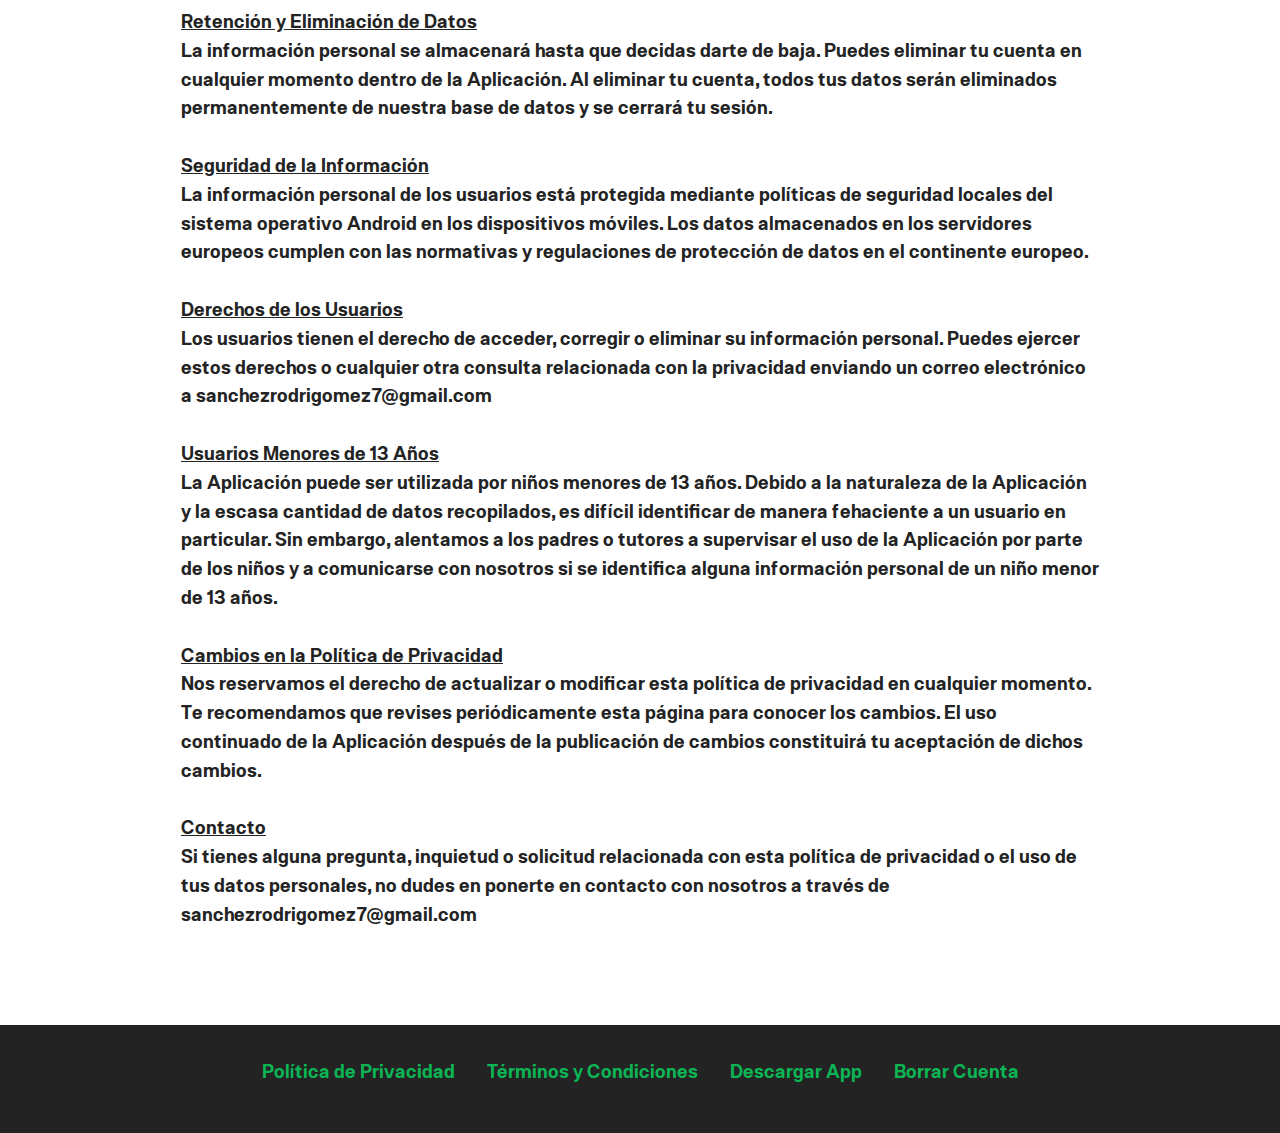
<file: privacidad.html>
<!DOCTYPE html>
<html  lang="es">
<head>
  
  <meta charset="UTF-8">
  <meta http-equiv="X-UA-Compatible" content="IE=edge">
  
  <meta name="viewport" content="width=device-width, initial-scale=1, minimum-scale=1">
  <link rel="shortcut icon" href="assets/images/logo-eatme-up-sin-letras-fondo-blanco-128x128.png" type="image/x-icon">
  <meta name="description" content=""EatMe Up!" es una aplicación para dispositivos Android que proporciona a los usuarios información sobre la presencia de alérgenos en productos alimenticios a través del escaneo de códigos de barras.">
  
  
  <title>EatMe Up! | Política de Privacidad</title>
  <link rel="stylesheet" href="assets/flag-icons/css/flag-icon.min.css">
  <link rel="stylesheet" href="assets/bootstrap/css/bootstrap.min.css">
  <link rel="stylesheet" href="assets/bootstrap/css/bootstrap-grid.min.css">
  <link rel="stylesheet" href="assets/bootstrap/css/bootstrap-reboot.min.css">
  <link rel="stylesheet" href="assets/dropdown/css/style.css">
  <link rel="stylesheet" href="assets/socicon/css/styles.css">
  <link rel="stylesheet" href="assets/theme/css/style.css">
  <link href="assets/fonts/style.css" rel="stylesheet">
  <link rel="preload" href="https://fonts.googleapis.com/css?family=Jost:100,200,300,400,500,600,700,800,900,100i,200i,300i,400i,500i,600i,700i,800i,900i&display=swap" as="style" onload="this.onload=null;this.rel='stylesheet'">
  <noscript><link rel="stylesheet" href="https://fonts.googleapis.com/css?family=Jost:100,200,300,400,500,600,700,800,900,100i,200i,300i,400i,500i,600i,700i,800i,900i&display=swap"></noscript>
  <link rel="preload" as="style" href="assets/mobirise/css/mbr-additional.css"><link rel="stylesheet" href="assets/mobirise/css/mbr-additional.css" type="text/css">

  
  
  
</head>
<body>
  
  <section data-bs-version="5.1" class="menu cid-tENTYaIUiy" once="menu" id="menu1-n">
    
    <nav class="navbar navbar-dropdown navbar-fixed-top navbar-expand-lg">
        <div class="container">
            <div class="navbar-brand">
                <span class="navbar-logo">
                    <a href="index.html">
                        <img src="assets/images/logo-eatme-up-con-fondo-verde-112x112.png" alt="" style="height: 4.5rem;">
                    </a>
                </span>
                <span class="navbar-caption-wrap"><a class="navbar-caption text-white text-primary display-7" href="index.html">EatMe Up!</a></span>
            </div>
            <button class="navbar-toggler" type="button" data-toggle="collapse" data-bs-toggle="collapse" data-target="#navbarSupportedContent" data-bs-target="#navbarSupportedContent" aria-controls="navbarNavAltMarkup" aria-expanded="false" aria-label="Toggle navigation">
                <div class="hamburger">
                    <span></span>
                    <span></span>
                    <span></span>
                    <span></span>
                </div>
            </button>
            <div class="collapse navbar-collapse" id="navbarSupportedContent">
                <ul class="navbar-nav nav-dropdown nav-right" data-app-modern-menu="true"><li class="nav-item"><a class="nav-link link text-white text-primary display-4" href="privacidad.html">Política de Privacidad</a></li>
                    <li class="nav-item"><a class="nav-link link text-white text-primary display-4" href="condiciones.html">Términos y Condiciones</a></li><li class="nav-item"><a class="nav-link link text-white text-primary display-4" href="borrar-cuenta.html">Borrar Cuenta</a></li><li class="nav-item"><a class="nav-link link text-white text-primary display-4" href="https://play.google.com/store/apps/details?id=com.rodrigosanchez.eatmeup" target="_blank"><span class="socicon socicon-play mbr-iconfont mbr-iconfont-btn"></span>Descargar App</a></li></ul>
                
                
            </div>
        </div>
    </nav>

</section>

<section data-bs-version="5.1" class="content5 cid-tENUnEH6pP" id="content5-p">
    
    <div class="container">
        <div class="row justify-content-center">
            <div class="col-md-12 col-lg-10">
                
                <h4 class="mbr-section-subtitle mbr-fonts-style mb-4 display-2">
                    Política de Privacidad<br></h4>
                <p class="mbr-text mbr-fonts-style display-7"><u><em>Última actualización: 20 de mayo del 2023</em></u><br><br>Agradecemos tu interés en la aplicación "EatMe Up!" (en adelante, “la Aplicación"). La privacidad de nuestros usuarios es de suma importancia para nosotros y nos comprometemos a protegerla. Esta política de privacidad describe cómo recopilamos, utilizamos y protegemos la información personal que nos proporcionas al utilizar nuestra Aplicación. Al utilizar la Aplicación, aceptas los términos y condiciones de esta política de privacidad.<br><br><u>Recopilación de Información Personal</u><br>La Aplicación puede recopilar la siguiente información personal de los usuarios:<br><br>1. Correo electrónico: Se recopila tu dirección de correo electrónico cuando te registras en la Aplicación o cuando decides proporcionarla voluntariamente.<br>2. Nombre completo: Solicitamos tu nombre completo para personalizar tu experiencia en la Aplicación.<br>3. Alergias alimenticias: La Aplicación te permite ingresar tus alergias alimenticias para brindarte información personalizada sobre los productos que escanees.<br><br><u>Formas de Recopilación de Información</u><br>La Aplicación recopila la información personal de los usuarios a través de las siguientes formas:<br><br>1. Pantallas: La información que proporcionas en las pantallas de la Aplicación se recopila para personalizar tu experiencia y brindarte información relevante.<br>2. Inicio de sesión con Google: Si eliges iniciar sesión con tu cuenta de Google, obtendremos la siguiente información personal de tu cuenta de Google: nombre completo y dirección de correo electrónico asociada. Esta información se utiliza para personalizar tu perfil de usuario y mejorar tu experiencia en la Aplicación. No se recopilará ninguna otra información personal de tu cuenta de Google.<br><br><u>Cookies y Tecnologías de Seguimiento</u><br>La Aplicación utiliza cookies con el único propósito de enviar informes de error anónimos y recopilar información de rendimiento para mejorar la calidad de la Aplicación. Estos informes no contienen información identificable sobre los usuarios y se utilizan con fines estadísticos y de depuración. La información recopilada mediante cookies no se comparte con terceros.<br><br><u>Uso de la Información Personal</u><br>La información personal recopilada se utilizará para los siguientes propósitos:<br><br>1. Personalización de la experiencia del usuario: Utilizaremos la información para adaptar los resultados y recomendaciones de productos en función de tus alergias alimenticias.<br>2. Sincronización en la nube: La información personal se almacena en servidores europeos para proporcionar una copia de seguridad en caso de fallo del dispositivo y pérdida de datos.<br><br><u>Compartir Información Personal</u><br>En ningún momento compartiremos la información personal recopilada con terceros. Toda la información se mantendrá estrictamente confidencial y solo se utilizará para los fines descritos anteriormente.<br><br><u>Retención y Eliminación de Datos</u><br>La información personal se almacenará hasta que decidas darte de baja. Puedes eliminar tu cuenta en cualquier momento dentro de la Aplicación. Al eliminar tu cuenta, todos tus datos serán eliminados permanentemente de nuestra base de datos y se cerrará tu sesión.<br><br><u>Seguridad de la Información</u><br>La información personal de los usuarios está protegida mediante políticas de seguridad locales del sistema operativo Android en los dispositivos móviles. Los datos almacenados en los servidores europeos cumplen con las normativas y regulaciones de protección de datos en el continente europeo.<br><br><u>Derechos de los Usuarios</u><br>Los usuarios tienen el derecho de acceder, corregir o eliminar su información personal. Puedes ejercer estos derechos o cualquier otra consulta relacionada con la privacidad enviando un correo electrónico a sanchezrodrigomez7@gmail.com<br><br><u>Usuarios Menores de 13 Años</u><br>La Aplicación puede ser utilizada por niños menores de 13 años. Debido a la naturaleza de la Aplicación y la escasa cantidad de datos recopilados, es difícil identificar de manera fehaciente a un usuario en particular. Sin embargo, alentamos a los padres o tutores a supervisar el uso de la Aplicación por parte de los niños y a comunicarse con nosotros si se identifica alguna información personal de un niño menor de 13 años.<br><br><u>Cambios en la Política de Privacidad</u><br>Nos reservamos el derecho de actualizar o modificar esta política de privacidad en cualquier momento. Te recomendamos que revises periódicamente esta página para conocer los cambios. El uso continuado de la Aplicación después de la publicación de cambios constituirá tu aceptación de dichos cambios.<br><br><u>Contacto</u><br>Si tienes alguna pregunta, inquietud o solicitud relacionada con esta política de privacidad o el uso de tus datos personales, no dudes en ponerte en contacto con nosotros a través de sanchezrodrigomez7@gmail.com</p>
            </div>
        </div>
    </div>
</section>

<section data-bs-version="5.1" class="footer3 cid-tENTYb1JVC" once="footers" id="footer3-o">

    

    

    <div class="container">
        <div class="media-container-row align-center mbr-white">
            <div class="row row-links">
                <ul class="foot-menu">
                    
                    
                    
                    
                    
                <li class="foot-menu-item mbr-fonts-style display-7"><a href="privacidad.html" class="text-success text-primary">Política de Privacidad</a></li><li class="foot-menu-item mbr-fonts-style display-7"><a href="condiciones.html" class="text-success text-primary">Términos y Condiciones</a></li><li class="foot-menu-item mbr-fonts-style display-7"><a href="https://play.google.com/store/apps/details?id=com.rodrigosanchez.eatmeup" class="text-success text-primary" target="_blank">Descargar App</a></li><li class="foot-menu-item mbr-fonts-style display-7"><a href="borrar-cuenta.html" class="text-success text-primary">Borrar Cuenta</a></li></ul>
            </div>
            
        </div>
    </div>
</section>

<section data-bs-version="5.1" class="_customHTML cid-u7R7mwVUOq" id="design-block-10">
 
  
     
    
    
    
    
  <script type="text/javascript">
  function googleTranslateElementInit() {
    new google.translate.TranslateElement({pageLanguage: 'es', layout: google.translate.TranslateElement.InlineLayout.SIMPLE, autoDisplay: false, multilanguagePage: true}, 'google_translate_element');
  }
</script>

  <script type="text/javascript">
var toolBar = document.getElementsByClassName('goog-te-banner-frame skiptranslate')[0];
if(toolBar !== undefined) {
    toolBar.style.display  = 'none';
    document.body.style.top = '0px';
}
</script>


  <script src="https://translate.google.com/translate_a/element.js?cb=googleTranslateElementInit" type="text/javascript"></script>

<style>
.nav-right {
  float: left !important;
  position: relative;
}

#google_translate_element {
  display: none;
}

.goog-te-banner {
  display: none;
}

.2.container {
  display: none;
}

.skiptranslate {
  display: none;
  bottom: 0px;
  position: relative;
}

.goog-te-spinner-pos {
  display: none !important;
}

.goog-logo-link{display: none !important;}
.goog-te-gadget{height: 28px !important;  overflow: hidden;}

.goog-te-banner-frame.skiptranslate {display: none !important;} 
body { top: 0px !important; }


body {
body{ top: 0 !important;}
.goog-te-banner-frame{display: none !important;}
}

.goog-tooltip {
    display: none !important;
}
.goog-tooltip:hover {
    display: none !important;
}
.goog-text-highlight {
    background-color: transparent !important;
    border: none !important; 
    box-shadow: none !important;
}

#goog-gt-tt, .goog-te-balloon-frame{display: none !important;} 



</style>

<div class="icon-bar">
 	<a href="javascript:void()" onclick="window.location.hash='#googtrans(en)';location.reload();" alt="EN" title="EN" class="flag"><i class="flag-icon-gb flag-icon"></i></a> 
 	<a href="javascript:void()" onclick="window.location.hash='#googtrans(fr)';location.reload();" alt="FR" title="FR" class="flag"><i class="flag-icon-bl flag-icon"></i></a> 
 	 
 	<a href="javascript:void()" onclick="window.location.hash='#googtrans(de)';location.reload();" alt="DE" title="DE" class="flag"><i class="flag-icon-de flag-icon"></i></a> 
 	<a href="javascript:void()" onclick="window.location.hash='#googtrans(es)';location.reload();" alt="ES" title="ES" class="flag"><i class="flag-icon-es flag-icon"></i></a>
 	 	 	 	 
 	<a href="javascript:void()" onclick="window.location.hash='#googtrans(it)';location.reload();" alt="IT" title="IT" class="flag"><i class="flag-icon-it flag-icon"></i></a> 
 	 
 	 	  
 	 
 	
 	     	 
     	 
     	 


</div>

  
 
 <div style="padding:1rem; background: linear-gradient( #807e7f, #f1f1f1, #807e7f);" class="hidden">
   <div class="align-center">
              <h10> <br><br><br><br><br><br><div class="imgtest2"></div><br>Version 1.4.6<br>
        Click the "gear" icon to change the layout of the flags bar. This text/logo will be removed on preview/publish.<br>You need the following extension for flags https://witsec.nl/extension-additional-icons.html#flag-icons<br><br><div class="imgtest"></div><br><br><br></h10>
				
    </div></div>
</section><section><a href="https://mobiri.se"></a><a href="https://mobiri.se"></a></section><script src="assets/bootstrap/js/bootstrap.bundle.min.js"></script>  <script src="assets/smoothscroll/smooth-scroll.js"></script>  <script src="assets/ytplayer/index.js"></script>  <script src="assets/dropdown/js/navbar-dropdown.js"></script>  <script src="assets/theme/js/script.js"></script>  
  
  
</body>
</html>
</file>
<file: assets/parallax/jarallax.css>
.jarallax {
    position: relative;
    z-index: 0;
}
.jarallax > .jarallax-img {
    position: absolute;
    object-fit: cover;
    /* support for plugin https://github.com/bfred-it/object-fit-images */
    font-family: 'object-fit: cover;';
    top: 0;
    left: 0;
    width: 100%;
    height: 100%;
    z-index: -1;
}
</file>
<file: assets/dropdown/css/style.css>
.navbar-dropdown {
  left: 0;
  padding: 0;
  position: absolute;
  right: 0;
  top: 0;
  transition: all 0.45s ease;
  z-index: 1030;
  background: #282828; }
  .navbar-dropdown .navbar-logo {
    margin-right: 0.8rem;
    transition: margin 0.3s ease-in-out;
    vertical-align: middle; }
    .navbar-dropdown .navbar-logo img {
      height: 3.125rem;
      transition: all 0.3s ease-in-out; }
    .navbar-dropdown .navbar-logo.mbr-iconfont {
      font-size: 3.125rem;
      line-height: 3.125rem; }
  .navbar-dropdown .navbar-caption {
    font-weight: 700;
    white-space: normal;
    vertical-align: -4px;
    line-height: 3.125rem !important; }
    .navbar-dropdown .navbar-caption, .navbar-dropdown .navbar-caption:hover {
      color: inherit;
      text-decoration: none; }
  .navbar-dropdown .mbr-iconfont + .navbar-caption {
    vertical-align: -1px; }
  .navbar-dropdown.navbar-fixed-top {
    position: fixed; }
  .navbar-dropdown .navbar-brand span {
    vertical-align: -4px; }
  .navbar-dropdown.bg-color.transparent {
    background: none; }
  .navbar-dropdown.navbar-short .navbar-brand {
    padding: 0.625rem 0; }
    .navbar-dropdown.navbar-short .navbar-brand span {
      vertical-align: -1px; }
  .navbar-dropdown.navbar-short .navbar-caption {
    line-height: 2.375rem !important;
    vertical-align: -2px; }
  .navbar-dropdown.navbar-short .navbar-logo {
    margin-right: 0.5rem; }
    .navbar-dropdown.navbar-short .navbar-logo img {
      height: 2.375rem; }
    .navbar-dropdown.navbar-short .navbar-logo.mbr-iconfont {
      font-size: 2.375rem;
      line-height: 2.375rem; }
  .navbar-dropdown.navbar-short .mbr-table-cell {
    height: 3.625rem; }
  .navbar-dropdown .navbar-close {
    left: 0.6875rem;
    position: fixed;
    top: 0.75rem;
    z-index: 1000; }
  .navbar-dropdown .hamburger-icon {
    content: "";
    display: inline-block;
    vertical-align: middle;
    width: 16px;
    -webkit-box-shadow: 0 -6px 0 1px #282828,0 0 0 1px #282828,0 6px 0 1px #282828;
    -moz-box-shadow: 0 -6px 0 1px #282828,0 0 0 1px #282828,0 6px 0 1px #282828;
    box-shadow: 0 -6px 0 1px #282828,0 0 0 1px #282828,0 6px 0 1px #282828; }

.dropdown-menu .dropdown-toggle[data-toggle="dropdown-submenu"]::after {
  border-bottom: 0.35em solid transparent;
  border-left: 0.35em solid;
  border-right: 0;
  border-top: 0.35em solid transparent;
  margin-left: 0.3rem; }

.dropdown-menu .dropdown-item:focus {
  outline: 0; }

.nav-dropdown {
  font-size: 0.75rem;
  font-weight: 500;
  height: auto !important; }
  .nav-dropdown .nav-btn {
    padding-left: 1rem; }
  .nav-dropdown .link {
    margin: .667em 1.667em;
    font-weight: 500;
    padding: 0;
    transition: color .2s ease-in-out; }
    .nav-dropdown .link.dropdown-toggle {
      margin-right: 2.583em; }
      .nav-dropdown .link.dropdown-toggle::after {
        margin-left: .25rem;
        border-top: 0.35em solid;
        border-right: 0.35em solid transparent;
        border-left: 0.35em solid transparent;
        border-bottom: 0; }
      .nav-dropdown .link.dropdown-toggle[aria-expanded="true"] {
        margin: 0;
        padding: 0.667em 3.263em  0.667em 1.667em; }
  .nav-dropdown .link::after,
  .nav-dropdown .dropdown-item::after {
    color: inherit; }
  .nav-dropdown .btn {
    font-size: 0.75rem;
    font-weight: 700;
    letter-spacing: 0;
    margin-bottom: 0;
    padding-left: 1.25rem;
    padding-right: 1.25rem; }
  .nav-dropdown .dropdown-menu {
    border-radius: 0;
    border: 0;
    left: 0;
    margin: 0;
    padding-bottom: 1.25rem;
    padding-top: 1.25rem;
    position: relative; }
  .nav-dropdown .dropdown-submenu {
    margin-left: 0.125rem;
    top: 0; }
  .nav-dropdown .dropdown-item {
    font-weight: 500;
    line-height: 2;
    padding: 0.3846em 4.615em 0.3846em 1.5385em;
    position: relative;
    transition: color .2s ease-in-out, background-color .2s ease-in-out; }
    .nav-dropdown .dropdown-item::after {
      margin-top: -0.3077em;
      position: absolute;
      right: 1.1538em;
      top: 50%; }
    .nav-dropdown .dropdown-item:focus, .nav-dropdown .dropdown-item:hover {
      background: none; }

@media (max-width: 767px) {
  .nav-dropdown.navbar-toggleable-sm {
    bottom: 0;
    display: none;
    left: 0;
    overflow-x: hidden;
    position: fixed;
    top: 0;
    transform: translateX(-100%);
    -ms-transform: translateX(-100%);
    -webkit-transform: translateX(-100%);
    width: 18.75rem;
    z-index: 999; } }
.nav-dropdown.navbar-toggleable-xl {
  bottom: 0;
  display: none;
  left: 0;
  overflow-x: hidden;
  position: fixed;
  top: 0;
  transform: translateX(-100%);
  -ms-transform: translateX(-100%);
  -webkit-transform: translateX(-100%);
  width: 18.75rem;
  z-index: 999; }

.nav-dropdown-sm {
  display: block !important;
  overflow-x: hidden;
  overflow: auto;
  padding-top: 3.875rem; }
  .nav-dropdown-sm::after {
    content: "";
    display: block;
    height: 3rem;
    width: 100%; }
  .nav-dropdown-sm.collapse.in ~ .navbar-close {
    display: block !important; }
  .nav-dropdown-sm.collapsing, .nav-dropdown-sm.collapse.in {
    transform: translateX(0);
    -ms-transform: translateX(0);
    -webkit-transform: translateX(0);
    transition: all 0.25s ease-out;
    -webkit-transition: all 0.25s ease-out;
    background: #282828; }
  .nav-dropdown-sm.collapsing[aria-expanded="false"] {
    transform: translateX(-100%);
    -ms-transform: translateX(-100%);
    -webkit-transform: translateX(-100%); }
  .nav-dropdown-sm .nav-item {
    display: block;
    margin-left: 0 !important;
    padding-left: 0; }
  .nav-dropdown-sm .link,
  .nav-dropdown-sm .dropdown-item {
    border-top: 1px dotted rgba(255, 255, 255, 0.1);
    font-size: 0.8125rem;
    line-height: 1.6;
    margin: 0 !important;
    padding: 0.875rem 2.4rem 0.875rem 1.5625rem !important;
    position: relative;
    white-space: normal; }
    .nav-dropdown-sm .link:focus, .nav-dropdown-sm .link:hover,
    .nav-dropdown-sm .dropdown-item:focus,
    .nav-dropdown-sm .dropdown-item:hover {
      background: rgba(0, 0, 0, 0.2) !important;
      color: #c0a375; }
  .nav-dropdown-sm .nav-btn {
    position: relative;
    padding: 1.5625rem 1.5625rem 0 1.5625rem; }
    .nav-dropdown-sm .nav-btn::before {
      border-top: 1px dotted rgba(255, 255, 255, 0.1);
      content: "";
      left: 0;
      position: absolute;
      top: 0;
      width: 100%; }
    .nav-dropdown-sm .nav-btn + .nav-btn {
      padding-top: 0.625rem; }
      .nav-dropdown-sm .nav-btn + .nav-btn::before {
        display: none; }
  .nav-dropdown-sm .btn {
    padding: 0.625rem 0; }
  .nav-dropdown-sm .dropdown-toggle[data-toggle="dropdown-submenu"]::after {
    margin-left: .25rem;
    border-top: 0.35em solid;
    border-right: 0.35em solid transparent;
    border-left: 0.35em solid transparent;
    border-bottom: 0; }
  .nav-dropdown-sm .dropdown-toggle[data-toggle="dropdown-submenu"][aria-expanded="true"]::after {
    border-top: 0;
    border-right: 0.35em solid transparent;
    border-left: 0.35em solid transparent;
    border-bottom: 0.35em solid; }
  .nav-dropdown-sm .dropdown-menu {
    margin: 0;
    padding: 0;
    position: relative;
    top: 0;
    left: 0;
    width: 100%;
    border: 0;
    float: none;
    border-radius: 0;
    background: none; }
  .nav-dropdown-sm .dropdown-submenu {
    left: 100%;
    margin-left: 0.125rem;
    margin-top: -1.25rem;
    top: 0; }

.navbar-toggleable-sm .nav-dropdown .dropdown-menu {
  position: absolute; }

.navbar-toggleable-sm .nav-dropdown .dropdown-submenu {
  left: 100%;
  margin-left: 0.125rem;
  margin-top: -1.25rem;
  top: 0; }

.navbar-toggleable-sm.opened .nav-dropdown .dropdown-menu {
  position: relative; }

.navbar-toggleable-sm.opened .nav-dropdown .dropdown-submenu {
  left: 0;
  margin-left: 00rem;
  margin-top: 0rem;
  top: 0; }

.is-builder .nav-dropdown.collapsing {
  transition: none !important; }
</file>
<file: assets/socicon/css/styles.css>
@charset "UTF-8";

@font-face {
  font-family: 'Socicon';
  src:  url('../fonts/socicon.eot');
  src:  url('../fonts/socicon.eot?#iefix') format('embedded-opentype'),
    url('../fonts/socicon.woff2') format('woff2'),
    url('../fonts/socicon.ttf') format('truetype'),
    url('../fonts/socicon.woff') format('woff'),
    url('../fonts/socicon.svg#socicon') format('svg');
  font-weight: normal;
  font-style: normal;
  font-display: swap;
}

[data-icon]:before {
  font-family: "socicon" !important;
  content: attr(data-icon);
  font-style: normal !important;
  font-weight: normal !important;
  font-variant: normal !important;
  text-transform: none !important;
  speak: none;
  line-height: 1;
  -webkit-font-smoothing: antialiased;
  -moz-osx-font-smoothing: grayscale;
}

[class^="socicon-"], [class*=" socicon-"] {
  /* use !important to prevent issues with browser extensions that change fonts */
  font-family: 'Socicon' !important;
  speak: none;
  font-style: normal;
  font-weight: normal;
  font-variant: normal;
  text-transform: none;
  line-height: 1;

  /* Better Font Rendering =========== */
  -webkit-font-smoothing: antialiased;
  -moz-osx-font-smoothing: grayscale;
}

.socicon-eitaa:before {
  content: "\e97c";
}
.socicon-soroush:before {
  content: "\e97d";
}
.socicon-bale:before {
  content: "\e97e";
}
.socicon-zazzle:before {
  content: "\e97b";
}
.socicon-society6:before {
  content: "\e97a";
}
.socicon-redbubble:before {
  content: "\e979";
}
.socicon-avvo:before {
  content: "\e978";
}
.socicon-stitcher:before {
  content: "\e977";
}
.socicon-googlehangouts:before {
  content: "\e974";
}
.socicon-dlive:before {
  content: "\e975";
}
.socicon-vsco:before {
  content: "\e976";
}
.socicon-flipboard:before {
  content: "\e973";
}
.socicon-ubuntu:before {
  content: "\e958";
}
.socicon-artstation:before {
  content: "\e959";
}
.socicon-invision:before {
  content: "\e95a";
}
.socicon-torial:before {
  content: "\e95b";
}
.socicon-collectorz:before {
  content: "\e95c";
}
.socicon-seenthis:before {
  content: "\e95d";
}
.socicon-googleplaymusic:before {
  content: "\e95e";
}
.socicon-debian:before {
  content: "\e95f";
}
.socicon-filmfreeway:before {
  content: "\e960";
}
.socicon-gnome:before {
  content: "\e961";
}
.socicon-itchio:before {
  content: "\e962";
}
.socicon-jamendo:before {
  content: "\e963";
}
.socicon-mix:before {
  content: "\e964";
}
.socicon-sharepoint:before {
  content: "\e965";
}
.socicon-tinder:before {
  content: "\e966";
}
.socicon-windguru:before {
  content: "\e967";
}
.socicon-cdbaby:before {
  content: "\e968";
}
.socicon-elementaryos:before {
  content: "\e969";
}
.socicon-stage32:before {
  content: "\e96a";
}
.socicon-tiktok:before {
  content: "\e96b";
}
.socicon-gitter:before {
  content: "\e96c";
}
.socicon-letterboxd:before {
  content: "\e96d";
}
.socicon-threema:before {
  content: "\e96e";
}
.socicon-splice:before {
  content: "\e96f";
}
.socicon-metapop:before {
  content: "\e970";
}
.socicon-naver:before {
  content: "\e971";
}
.socicon-remote:before {
  content: "\e972";
}
.socicon-internet:before {
  content: "\e957";
}
.socicon-moddb:before {
  content: "\e94b";
}
.socicon-indiedb:before {
  content: "\e94c";
}
.socicon-traxsource:before {
  content: "\e94d";
}
.socicon-gamefor:before {
  content: "\e94e";
}
.socicon-pixiv:before {
  content: "\e94f";
}
.socicon-myanimelist:before {
  content: "\e950";
}
.socicon-blackberry:before {
  content: "\e951";
}
.socicon-wickr:before {
  content: "\e952";
}
.socicon-spip:before {
  content: "\e953";
}
.socicon-napster:before {
  content: "\e954";
}
.socicon-beatport:before {
  content: "\e955";
}
.socicon-hackerone:before {
  content: "\e956";
}
.socicon-hackernews:before {
  content: "\e946";
}
.socicon-smashwords:before {
  content: "\e947";
}
.socicon-kobo:before {
  content: "\e948";
}
.socicon-bookbub:before {
  content: "\e949";
}
.socicon-mailru:before {
  content: "\e94a";
}
.socicon-gitlab:before {
  content: "\e945";
}
.socicon-instructables:before {
  content: "\e944";
}
.socicon-portfolio:before {
  content: "\e943";
}
.socicon-codered:before {
  content: "\e940";
}
.socicon-origin:before {
  content: "\e941";
}
.socicon-nextdoor:before {
  content: "\e942";
}
.socicon-udemy:before {
  content: "\e93f";
}
.socicon-livemaster:before {
  content: "\e93e";
}
.socicon-crunchbase:before {
  content: "\e93b";
}
.socicon-homefy:before {
  content: "\e93c";
}
.socicon-calendly:before {
  content: "\e93d";
}
.socicon-realtor:before {
  content: "\e90f";
}
.socicon-tidal:before {
  content: "\e910";
}
.socicon-qobuz:before {
  content: "\e911";
}
.socicon-natgeo:before {
  content: "\e912";
}
.socicon-mastodon:before {
  content: "\e913";
}
.socicon-unsplash:before {
  content: "\e914";
}
.socicon-homeadvisor:before {
  content: "\e915";
}
.socicon-angieslist:before {
  content: "\e916";
}
.socicon-codepen:before {
  content: "\e917";
}
.socicon-slack:before {
  content: "\e918";
}
.socicon-openaigym:before {
  content: "\e919";
}
.socicon-logmein:before {
  content: "\e91a";
}
.socicon-fiverr:before {
  content: "\e91b";
}
.socicon-gotomeeting:before {
  content: "\e91c";
}
.socicon-aliexpress:before {
  content: "\e91d";
}
.socicon-guru:before {
  content: "\e91e";
}
.socicon-appstore:before {
  content: "\e91f";
}
.socicon-homes:before {
  content: "\e920";
}
.socicon-zoom:before {
  content: "\e921";
}
.socicon-alibaba:before {
  content: "\e922";
}
.socicon-craigslist:before {
  content: "\e923";
}
.socicon-wix:before {
  content: "\e924";
}
.socicon-redfin:before {
  content: "\e925";
}
.socicon-googlecalendar:before {
  content: "\e926";
}
.socicon-shopify:before {
  content: "\e927";
}
.socicon-freelancer:before {
  content: "\e928";
}
.socicon-seedrs:before {
  content: "\e929";
}
.socicon-bing:before {
  content: "\e92a";
}
.socicon-doodle:before {
  content: "\e92b";
}
.socicon-bonanza:before {
  content: "\e92c";
}
.socicon-squarespace:before {
  content: "\e92d";
}
.socicon-toptal:before {
  content: "\e92e";
}
.socicon-gust:before {
  content: "\e92f";
}
.socicon-ask:before {
  content: "\e930";
}
.socicon-trulia:before {
  content: "\e931";
}
.socicon-loomly:before {
  content: "\e932";
}
.socicon-ghost:before {
  content: "\e933";
}
.socicon-upwork:before {
  content: "\e934";
}
.socicon-fundable:before {
  content: "\e935";
}
.socicon-booking:before {
  content: "\e936";
}
.socicon-googlemaps:before {
  content: "\e937";
}
.socicon-zillow:before {
  content: "\e938";
}
.socicon-niconico:before {
  content: "\e939";
}
.socicon-toneden:before {
  content: "\e93a";
}
.socicon-augment:before {
  content: "\e908";
}
.socicon-bitbucket:before {
  content: "\e909";
}
.socicon-fyuse:before {
  content: "\e90a";
}
.socicon-yt-gaming:before {
  content: "\e90b";
}
.socicon-sketchfab:before {
  content: "\e90c";
}
.socicon-mobcrush:before {
  content: "\e90d";
}
.socicon-microsoft:before {
  content: "\e90e";
}
.socicon-pandora:before {
  content: "\e907";
}
.socicon-messenger:before {
  content: "\e906";
}
.socicon-gamewisp:before {
  content: "\e905";
}
.socicon-bloglovin:before {
  content: "\e904";
}
.socicon-tunein:before {
  content: "\e903";
}
.socicon-gamejolt:before {
  content: "\e901";
}
.socicon-trello:before {
  content: "\e902";
}
.socicon-spreadshirt:before {
  content: "\e900";
}
.socicon-500px:before {
  content: "\e000";
}
.socicon-8tracks:before {
  content: "\e001";
}
.socicon-airbnb:before {
  content: "\e002";
}
.socicon-alliance:before {
  content: "\e003";
}
.socicon-amazon:before {
  content: "\e004";
}
.socicon-amplement:before {
  content: "\e005";
}
.socicon-android:before {
  content: "\e006";
}
.socicon-angellist:before {
  content: "\e007";
}
.socicon-apple:before {
  content: "\e008";
}
.socicon-appnet:before {
  content: "\e009";
}
.socicon-baidu:before {
  content: "\e00a";
}
.socicon-bandcamp:before {
  content: "\e00b";
}
.socicon-battlenet:before {
  content: "\e00c";
}
.socicon-mixer:before {
  content: "\e00d";
}
.socicon-bebee:before {
  content: "\e00e";
}
.socicon-bebo:before {
  content: "\e00f";
}
.socicon-behance:before {
  content: "\e010";
}
.socicon-blizzard:before {
  content: "\e011";
}
.socicon-blogger:before {
  content: "\e012";
}
.socicon-buffer:before {
  content: "\e013";
}
.socicon-chrome:before {
  content: "\e014";
}
.socicon-coderwall:before {
  content: "\e015";
}
.socicon-curse:before {
  content: "\e016";
}
.socicon-dailymotion:before {
  content: "\e017";
}
.socicon-deezer:before {
  content: "\e018";
}
.socicon-delicious:before {
  content: "\e019";
}
.socicon-deviantart:before {
  content: "\e01a";
}
.socicon-diablo:before {
  content: "\e01b";
}
.socicon-digg:before {
  content: "\e01c";
}
.socicon-discord:before {
  content: "\e01d";
}
.socicon-disqus:before {
  content: "\e01e";
}
.socicon-douban:before {
  content: "\e01f";
}
.socicon-draugiem:before {
  content: "\e020";
}
.socicon-dribbble:before {
  content: "\e021";
}
.socicon-drupal:before {
  content: "\e022";
}
.socicon-ebay:before {
  content: "\e023";
}
.socicon-ello:before {
  content: "\e024";
}
.socicon-endomodo:before {
  content: "\e025";
}
.socicon-envato:before {
  content: "\e026";
}
.socicon-etsy:before {
  content: "\e027";
}
.socicon-facebook:before {
  content: "\e028";
}
.socicon-feedburner:before {
  content: "\e029";
}
.socicon-filmweb:before {
  content: "\e02a";
}
.socicon-firefox:before {
  content: "\e02b";
}
.socicon-flattr:before {
  content: "\e02c";
}
.socicon-flickr:before {
  content: "\e02d";
}
.socicon-formulr:before {
  content: "\e02e";
}
.socicon-forrst:before {
  content: "\e02f";
}
.socicon-foursquare:before {
  content: "\e030";
}
.socicon-friendfeed:before {
  content: "\e031";
}
.socicon-github:before {
  content: "\e032";
}
.socicon-goodreads:before {
  content: "\e033";
}
.socicon-google:before {
  content: "\e034";
}
.socicon-googlescholar:before {
  content: "\e035";
}
.socicon-googlegroups:before {
  content: "\e036";
}
.socicon-googlephotos:before {
  content: "\e037";
}
.socicon-googleplus:before {
  content: "\e038";
}
.socicon-grooveshark:before {
  content: "\e039";
}
.socicon-hackerrank:before {
  content: "\e03a";
}
.socicon-hearthstone:before {
  content: "\e03b";
}
.socicon-hellocoton:before {
  content: "\e03c";
}
.socicon-heroes:before {
  content: "\e03d";
}
.socicon-smashcast:before {
  content: "\e03e";
}
.socicon-horde:before {
  content: "\e03f";
}
.socicon-houzz:before {
  content: "\e040";
}
.socicon-icq:before {
  content: "\e041";
}
.socicon-identica:before {
  content: "\e042";
}
.socicon-imdb:before {
  content: "\e043";
}
.socicon-instagram:before {
  content: "\e044";
}
.socicon-issuu:before {
  content: "\e045";
}
.socicon-istock:before {
  content: "\e046";
}
.socicon-itunes:before {
  content: "\e047";
}
.socicon-keybase:before {
  content: "\e048";
}
.socicon-lanyrd:before {
  content: "\e049";
}
.socicon-lastfm:before {
  content: "\e04a";
}
.socicon-line:before {
  content: "\e04b";
}
.socicon-linkedin:before {
  content: "\e04c";
}
.socicon-livejournal:before {
  content: "\e04d";
}
.socicon-lyft:before {
  content: "\e04e";
}
.socicon-macos:before {
  content: "\e04f";
}
.socicon-mail:before {
  content: "\e050";
}
.socicon-medium:before {
  content: "\e051";
}
.socicon-meetup:before {
  content: "\e052";
}
.socicon-mixcloud:before {
  content: "\e053";
}
.socicon-modelmayhem:before {
  content: "\e054";
}
.socicon-mumble:before {
  content: "\e055";
}
.socicon-myspace:before {
  content: "\e056";
}
.socicon-newsvine:before {
  content: "\e057";
}
.socicon-nintendo:before {
  content: "\e058";
}
.socicon-npm:before {
  content: "\e059";
}
.socicon-odnoklassniki:before {
  content: "\e05a";
}
.socicon-openid:before {
  content: "\e05b";
}
.socicon-opera:before {
  content: "\e05c";
}
.socicon-outlook:before {
  content: "\e05d";
}
.socicon-overwatch:before {
  content: "\e05e";
}
.socicon-patreon:before {
  content: "\e05f";
}
.socicon-paypal:before {
  content: "\e060";
}
.socicon-periscope:before {
  content: "\e061";
}
.socicon-persona:before {
  content: "\e062";
}
.socicon-pinterest:before {
  content: "\e063";
}
.socicon-play:before {
  content: "\e064";
}
.socicon-player:before {
  content: "\e065";
}
.socicon-playstation:before {
  content: "\e066";
}
.socicon-pocket:before {
  content: "\e067";
}
.socicon-qq:before {
  content: "\e068";
}
.socicon-quora:before {
  content: "\e069";
}
.socicon-raidcall:before {
  content: "\e06a";
}
.socicon-ravelry:before {
  content: "\e06b";
}
.socicon-reddit:before {
  content: "\e06c";
}
.socicon-renren:before {
  content: "\e06d";
}
.socicon-researchgate:before {
  content: "\e06e";
}
.socicon-residentadvisor:before {
  content: "\e06f";
}
.socicon-reverbnation:before {
  content: "\e070";
}
.socicon-rss:before {
  content: "\e071";
}
.socicon-sharethis:before {
  content: "\e072";
}
.socicon-skype:before {
  content: "\e073";
}
.socicon-slideshare:before {
  content: "\e074";
}
.socicon-smugmug:before {
  content: "\e075";
}
.socicon-snapchat:before {
  content: "\e076";
}
.socicon-songkick:before {
  content: "\e077";
}
.socicon-soundcloud:before {
  content: "\e078";
}
.socicon-spotify:before {
  content: "\e079";
}
.socicon-stackexchange:before {
  content: "\e07a";
}
.socicon-stackoverflow:before {
  content: "\e07b";
}
.socicon-starcraft:before {
  content: "\e07c";
}
.socicon-stayfriends:before {
  content: "\e07d";
}
.socicon-steam:before {
  content: "\e07e";
}
.socicon-storehouse:before {
  content: "\e07f";
}
.socicon-strava:before {
  content: "\e080";
}
.socicon-streamjar:before {
  content: "\e081";
}
.socicon-stumbleupon:before {
  content: "\e082";
}
.socicon-swarm:before {
  content: "\e083";
}
.socicon-teamspeak:before {
  content: "\e084";
}
.socicon-teamviewer:before {
  content: "\e085";
}
.socicon-technorati:before {
  content: "\e086";
}
.socicon-telegram:before {
  content: "\e087";
}
.socicon-tripadvisor:before {
  content: "\e088";
}
.socicon-tripit:before {
  content: "\e089";
}
.socicon-triplej:before {
  content: "\e08a";
}
.socicon-tumblr:before {
  content: "\e08b";
}
.socicon-twitch:before {
  content: "\e08c";
}
.socicon-twitter:before {
  content: "\e08d";
}
.socicon-uber:before {
  content: "\e08e";
}
.socicon-ventrilo:before {
  content: "\e08f";
}
.socicon-viadeo:before {
  content: "\e090";
}
.socicon-viber:before {
  content: "\e091";
}
.socicon-viewbug:before {
  content: "\e092";
}
.socicon-vimeo:before {
  content: "\e093";
}
.socicon-vine:before {
  content: "\e094";
}
.socicon-vkontakte:before {
  content: "\e095";
}
.socicon-warcraft:before {
  content: "\e096";
}
.socicon-wechat:before {
  content: "\e097";
}
.socicon-weibo:before {
  content: "\e098";
}
.socicon-whatsapp:before {
  content: "\e099";
}
.socicon-wikipedia:before {
  content: "\e09a";
}
.socicon-windows:before {
  content: "\e09b";
}
.socicon-wordpress:before {
  content: "\e09c";
}
.socicon-wykop:before {
  content: "\e09d";
}
.socicon-xbox:before {
  content: "\e09e";
}
.socicon-xing:before {
  content: "\e09f";
}
.socicon-yahoo:before {
  content: "\e0a0";
}
.socicon-yammer:before {
  content: "\e0a1";
}
.socicon-yandex:before {
  content: "\e0a2";
}
.socicon-yelp:before {
  content: "\e0a3";
}
.socicon-younow:before {
  content: "\e0a4";
}
.socicon-youtube:before {
  content: "\e0a5";
}
.socicon-zapier:before {
  content: "\e0a6";
}
.socicon-zerply:before {
  content: "\e0a7";
}
.socicon-zomato:before {
  content: "\e0a8";
}
.socicon-zynga:before {
  content: "\e0a9";
}
</file>
<file: assets/theme/css/style.css>
@charset "UTF-8";
section {
  background-color: #ffffff;
}

body {
  font-style: normal;
  line-height: 1.5;
  font-weight: 400;
  color: #232323;
  position: relative;
}

button {
  background-color: transparent;
  border-color: transparent;
}

section,
.container,
.container-fluid {
  position: relative;
  word-wrap: break-word;
}

a.mbr-iconfont:hover {
  text-decoration: none;
}

.article .lead p,
.article .lead ul,
.article .lead ol,
.article .lead pre,
.article .lead blockquote {
  margin-bottom: 0;
}

a {
  font-style: normal;
  font-weight: 400;
  cursor: pointer;
}
a, a:hover {
  text-decoration: none;
}

.mbr-section-title {
  font-style: normal;
  line-height: 1.3;
}

.mbr-section-subtitle {
  line-height: 1.3;
}

.mbr-text {
  font-style: normal;
  line-height: 1.7;
}

h1,
h2,
h3,
h4,
h5,
h6,
.display-1,
.display-2,
.display-4,
.display-5,
.display-7,
span,
p,
a {
  line-height: 1;
  word-break: break-word;
  word-wrap: break-word;
  font-weight: 400;
}

b,
strong {
  font-weight: bold;
}

input:-webkit-autofill, input:-webkit-autofill:hover, input:-webkit-autofill:focus, input:-webkit-autofill:active {
  transition-delay: 9999s;
  -webkit-transition-property: background-color, color;
  transition-property: background-color, color;
}

textarea[type=hidden] {
  display: none;
}

section {
  background-position: 50% 50%;
  background-repeat: no-repeat;
  background-size: cover;
}
section .mbr-background-video,
section .mbr-background-video-preview {
  position: absolute;
  bottom: 0;
  left: 0;
  right: 0;
  top: 0;
}

.hidden {
  visibility: hidden;
}

.mbr-z-index20 {
  z-index: 20;
}

/*! Base colors */
.mbr-white {
  color: #ffffff;
}

.mbr-black {
  color: #111111;
}

.mbr-bg-white {
  background-color: #ffffff;
}

.mbr-bg-black {
  background-color: #000000;
}

/*! Text-aligns */
.align-left {
  text-align: left;
}

.align-center {
  text-align: center;
}

.align-right {
  text-align: right;
}

/*! Font-weight  */
.mbr-light {
  font-weight: 300;
}

.mbr-regular {
  font-weight: 400;
}

.mbr-semibold {
  font-weight: 500;
}

.mbr-bold {
  font-weight: 700;
}

/*! Media  */
.media-content {
  flex-basis: 100%;
}

.media-container-row {
  display: flex;
  flex-direction: row;
  flex-wrap: wrap;
  justify-content: center;
  align-content: center;
  align-items: start;
}
.media-container-row .media-size-item {
  width: 400px;
}

.media-container-column {
  display: flex;
  flex-direction: column;
  flex-wrap: wrap;
  justify-content: center;
  align-content: center;
  align-items: stretch;
}
.media-container-column > * {
  width: 100%;
}

@media (min-width: 992px) {
  .media-container-row {
    flex-wrap: nowrap;
  }
}
figure {
  margin-bottom: 0;
  overflow: hidden;
}

figure[mbr-media-size] {
  transition: width 0.1s;
}

img,
iframe {
  display: block;
  width: 100%;
}

.card {
  background-color: transparent;
  border: none;
}

.card-box {
  width: 100%;
}

.card-img {
  text-align: center;
  flex-shrink: 0;
  -webkit-flex-shrink: 0;
}

.media {
  max-width: 100%;
  margin: 0 auto;
}

.mbr-figure {
  align-self: center;
}

.media-container > div {
  max-width: 100%;
}

.mbr-figure img,
.card-img img {
  width: 100%;
}

@media (max-width: 991px) {
  .media-size-item {
    width: auto !important;
  }

  .media {
    width: auto;
  }

  .mbr-figure {
    width: 100% !important;
  }
}
/*! Buttons */
.mbr-section-btn {
  margin-left: -0.6rem;
  margin-right: -0.6rem;
  font-size: 0;
}

.btn {
  font-weight: 600;
  border-width: 1px;
  font-style: normal;
  margin: 0.6rem 0.6rem;
  white-space: normal;
  transition: all 0.2s ease-in-out;
  display: inline-flex;
  align-items: center;
  justify-content: center;
  word-break: break-word;
}

.btn-sm {
  font-weight: 600;
  letter-spacing: 0px;
  transition: all 0.3s ease-in-out;
}

.btn-md {
  font-weight: 600;
  letter-spacing: 0px;
  transition: all 0.3s ease-in-out;
}

.btn-lg {
  font-weight: 600;
  letter-spacing: 0px;
  transition: all 0.3s ease-in-out;
}

.btn-form {
  margin: 0;
}
.btn-form:hover {
  cursor: pointer;
}

nav .mbr-section-btn {
  margin-left: 0rem;
  margin-right: 0rem;
}

/*! Btn icon margin */
.btn .mbr-iconfont,
.btn.btn-sm .mbr-iconfont {
  order: 1;
  cursor: pointer;
  margin-left: 0.5rem;
  vertical-align: sub;
}

.btn.btn-md .mbr-iconfont,
.btn.btn-md .mbr-iconfont {
  margin-left: 0.8rem;
}

.mbr-regular {
  font-weight: 400;
}

.mbr-semibold {
  font-weight: 500;
}

.mbr-bold {
  font-weight: 700;
}

[type=submit] {
  -webkit-appearance: none;
}

/*! Full-screen */
.mbr-fullscreen .mbr-overlay {
  min-height: 100vh;
}

.mbr-fullscreen {
  display: flex;
  display: -moz-flex;
  display: -ms-flex;
  display: -o-flex;
  align-items: center;
  min-height: 100vh;
  padding-top: 3rem;
  padding-bottom: 3rem;
}

/*! Map */
.map {
  height: 25rem;
  position: relative;
}
.map iframe {
  width: 100%;
  height: 100%;
}

/*! Scroll to top arrow */
.mbr-arrow-up {
  bottom: 25px;
  right: 90px;
  position: fixed;
  text-align: right;
  z-index: 5000;
  color: #ffffff;
  font-size: 22px;
}

.mbr-arrow-up a {
  background: rgba(0, 0, 0, 0.2);
  border-radius: 50%;
  color: #fff;
  display: inline-block;
  height: 60px;
  width: 60px;
  border: 2px solid #fff;
  outline-style: none !important;
  position: relative;
  text-decoration: none;
  transition: all 0.3s ease-in-out;
  cursor: pointer;
  text-align: center;
}
.mbr-arrow-up a:hover {
  background-color: rgba(0, 0, 0, 0.4);
}
.mbr-arrow-up a i {
  line-height: 60px;
}

.mbr-arrow-up-icon {
  display: block;
  color: #fff;
}

.mbr-arrow-up-icon::before {
  content: "›";
  display: inline-block;
  font-family: serif;
  font-size: 22px;
  line-height: 1;
  font-style: normal;
  position: relative;
  top: 6px;
  left: -4px;
  transform: rotate(-90deg);
}

/*! Arrow Down */
.mbr-arrow {
  position: absolute;
  bottom: 45px;
  left: 50%;
  width: 60px;
  height: 60px;
  cursor: pointer;
  background-color: rgba(80, 80, 80, 0.5);
  border-radius: 50%;
  transform: translateX(-50%);
}
@media (max-width: 767px) {
  .mbr-arrow {
    display: none;
  }
}
.mbr-arrow > a {
  display: inline-block;
  text-decoration: none;
  outline-style: none;
  -webkit-animation: arrowdown 1.7s ease-in-out infinite;
          animation: arrowdown 1.7s ease-in-out infinite;
  color: #ffffff;
}
.mbr-arrow > a > i {
  position: absolute;
  top: -2px;
  left: 15px;
  font-size: 2rem;
}

#scrollToTop a i::before {
  content: "";
  position: absolute;
  display: block;
  border-bottom: 2.5px solid #fff;
  border-left: 2.5px solid #fff;
  width: 27.8%;
  height: 27.8%;
  left: 50%;
  top: 51%;
  transform: translateY(-30%) translateX(-50%) rotate(135deg);
}

@keyframes arrowdown {
  0% {
    transform: translateY(0px);
  }
  50% {
    transform: translateY(-5px);
  }
  100% {
    transform: translateY(0px);
  }
}
@-webkit-keyframes arrowdown {
  0% {
    transform: translateY(0px);
  }
  50% {
    transform: translateY(-5px);
  }
  100% {
    transform: translateY(0px);
  }
}
@media (max-width: 500px) {
  .mbr-arrow-up {
    left: 0;
    right: 0;
    text-align: center;
  }
}
/*Gradients animation*/
@keyframes gradient-animation {
  from {
    background-position: 0% 100%;
    -webkit-animation-timing-function: ease-in-out;
            animation-timing-function: ease-in-out;
  }
  to {
    background-position: 100% 0%;
    -webkit-animation-timing-function: ease-in-out;
            animation-timing-function: ease-in-out;
  }
}
@-webkit-keyframes gradient-animation {
  from {
    background-position: 0% 100%;
    -webkit-animation-timing-function: ease-in-out;
            animation-timing-function: ease-in-out;
  }
  to {
    background-position: 100% 0%;
    -webkit-animation-timing-function: ease-in-out;
            animation-timing-function: ease-in-out;
  }
}
.bg-gradient {
  background-size: 200% 200%;
  animation: gradient-animation 5s infinite alternate;
  -webkit-animation: gradient-animation 5s infinite alternate;
}

.menu .navbar-brand {
  display: -webkit-flex;
}
.menu .navbar-brand span {
  display: flex;
  display: -webkit-flex;
}
.menu .navbar-brand .navbar-caption-wrap {
  display: -webkit-flex;
}
.menu .navbar-brand .navbar-logo img {
  display: -webkit-flex;
  width: auto;
}
@media (min-width: 768px) and (max-width: 991px) {
  .menu .navbar-toggleable-sm .navbar-nav {
    display: -ms-flexbox;
  }
}
@media (max-width: 991px) {
  .menu .navbar-collapse {
    max-height: 93.5vh;
  }
  .menu .navbar-collapse.show {
    overflow: auto;
  }
}
@media (min-width: 992px) {
  .menu .navbar-nav.nav-dropdown {
    display: -webkit-flex;
  }
  .menu .navbar-toggleable-sm .navbar-collapse {
    display: -webkit-flex !important;
  }
  .menu .collapsed .navbar-collapse {
    max-height: 93.5vh;
  }
  .menu .collapsed .navbar-collapse.show {
    overflow: auto;
  }
}
@media (max-width: 767px) {
  .menu .navbar-collapse {
    max-height: 80vh;
  }
}

.nav-link .mbr-iconfont {
  margin-right: 0.5rem;
}

.navbar {
  display: -webkit-flex;
  -webkit-flex-wrap: wrap;
  -webkit-align-items: center;
  -webkit-justify-content: space-between;
}

.navbar-collapse {
  -webkit-flex-basis: 100%;
  -webkit-flex-grow: 1;
  -webkit-align-items: center;
}

.nav-dropdown .link {
  padding: 0.667em 1.667em !important;
  margin: 0 !important;
}

.nav {
  display: -webkit-flex;
  -webkit-flex-wrap: wrap;
}

.row {
  display: -webkit-flex;
  -webkit-flex-wrap: wrap;
}

.justify-content-center {
  -webkit-justify-content: center;
}

.form-inline {
  display: -webkit-flex;
}

.card-wrapper {
  -webkit-flex: 1;
}

.carousel-control {
  z-index: 10;
  display: -webkit-flex;
}

.carousel-controls {
  display: -webkit-flex;
}

.media {
  display: -webkit-flex;
}

.form-group:focus {
  outline: none;
}

.jq-selectbox__select {
  padding: 7px 0;
  position: relative;
}

.jq-selectbox__dropdown {
  overflow: hidden;
  border-radius: 10px;
  position: absolute;
  top: 100%;
  left: 0 !important;
  width: 100% !important;
}

.jq-selectbox__trigger-arrow {
  right: 0;
  transform: translateY(-50%);
}

.jq-selectbox li {
  padding: 1.07em 0.5em;
}

input[type=range] {
  padding-left: 0 !important;
  padding-right: 0 !important;
}

.modal-dialog,
.modal-content {
  height: 100%;
}

.modal-dialog .carousel-inner {
  height: calc(100vh - 1.75rem);
}
@media (max-width: 575px) {
  .modal-dialog .carousel-inner {
    height: calc(100vh - 1rem);
  }
}

.carousel-item {
  text-align: center;
}

.carousel-item img {
  margin: auto;
}

.navbar-toggler {
  align-self: flex-start;
  padding: 0.25rem 0.75rem;
  font-size: 1.25rem;
  line-height: 1;
  background: transparent;
  border: 1px solid transparent;
  border-radius: 0.25rem;
}

.navbar-toggler:focus,
.navbar-toggler:hover {
  text-decoration: none;
  box-shadow: none;
}

.navbar-toggler-icon {
  display: inline-block;
  width: 1.5em;
  height: 1.5em;
  vertical-align: middle;
  content: "";
  background: no-repeat center center;
  background-size: 100% 100%;
}

.navbar-toggler-left {
  position: absolute;
  left: 1rem;
}

.navbar-toggler-right {
  position: absolute;
  right: 1rem;
}

.card-img {
  width: auto;
}

.menu .navbar.collapsed:not(.beta-menu) {
  flex-direction: column;
}

.carousel-item.active,
.carousel-item-next,
.carousel-item-prev {
  display: flex;
}

.note-air-layout .dropup .dropdown-menu,
.note-air-layout .navbar-fixed-bottom .dropdown .dropdown-menu {
  bottom: initial !important;
}

html,
body {
  height: auto;
  min-height: 100vh;
}

.dropup .dropdown-toggle::after {
  display: none;
}

.form-asterisk {
  font-family: initial;
  position: absolute;
  top: -2px;
  font-weight: normal;
}

.form-control-label {
  position: relative;
  cursor: pointer;
  margin-bottom: 0.357em;
  padding: 0;
}

.alert {
  color: #ffffff;
  border-radius: 0;
  border: 0;
  font-size: 1.1rem;
  line-height: 1.5;
  margin-bottom: 1.875rem;
  padding: 1.25rem;
  position: relative;
  text-align: center;
}
.alert.alert-form::after {
  background-color: inherit;
  bottom: -7px;
  content: "";
  display: block;
  height: 14px;
  left: 50%;
  margin-left: -7px;
  position: absolute;
  transform: rotate(45deg);
  width: 14px;
}

.form-control {
  background-color: #ffffff;
  background-clip: border-box;
  color: #232323;
  line-height: 1rem !important;
  height: auto;
  padding: 0.6rem 1.2rem;
  transition: border-color 0.25s ease 0s;
  border: 1px solid transparent !important;
  border-radius: 4px;
  box-shadow: rgba(0, 0, 0, 0.07) 0px 1px 1px 0px, rgba(0, 0, 0, 0.07) 0px 1px 3px 0px, rgba(0, 0, 0, 0.03) 0px 0px 0px 1px;
}
.form-active .form-control:invalid {
  border-color: red;
}

form .row {
  margin-left: -0.6rem;
  margin-right: -0.6rem;
}
form .row [class*=col] {
  padding-left: 0.6rem;
  padding-right: 0.6rem;
}

form .mbr-section-btn {
  margin: 0;
  padding-left: 0.6rem;
  padding-right: 0.6rem;
}

form .btn {
  display: flex;
  padding: 0.6rem 1.2rem;
  margin: 0;
}

form .form-check-input {
  margin-top: 0.5;
}

textarea.form-control {
  line-height: 1.5rem !important;
}

.form-group {
  margin-bottom: 1.2rem;
}

.form-control,
form .btn {
  min-height: 48px;
}

.gdpr-block label span.textGDPR input[name=gdpr] {
  top: 7px;
}

.form-control:focus {
  box-shadow: none;
}

:focus {
  outline: none;
}

.mbr-overlay {
  background-color: #000;
  bottom: 0;
  left: 0;
  opacity: 0.5;
  position: absolute;
  right: 0;
  top: 0;
  z-index: 0;
  pointer-events: none;
}

blockquote {
  font-style: italic;
  padding: 3rem;
  font-size: 1.09rem;
  position: relative;
  border-left: 3px solid;
}

ul,
ol,
pre,
blockquote {
  margin-bottom: 2.3125rem;
}

.mt-4 {
  margin-top: 2rem !important;
}

.mb-4 {
  margin-bottom: 2rem !important;
}

@media (min-width: 992px) {
  .container {
    padding-left: 16px;
    padding-right: 16px;
  }

  .row {
    margin-left: -16px;
    margin-right: -16px;
  }
  .row > [class*=col] {
    padding-left: 16px;
    padding-right: 16px;
  }
}
@media (min-width: 768px) {
  .container-fluid {
    padding-left: 32px;
    padding-right: 32px;
  }
}
@media (min-width: 768px) and (max-width: 991px) {
  .mbr-container {
    padding-left: 32px;
    padding-right: 32px;
  }
}
@media (max-width: 767px) {
  .mbr-container {
    padding-left: 16px;
    padding-right: 16px;
  }
}
.card-wrapper,
.item-wrapper {
  overflow: hidden;
}

.app-video-wrapper > img {
  opacity: 1;
}

.item {
  position: relative;
}

.dropdown-menu .dropdown-menu {
  left: 100%;
}

.dropdown-item + .dropdown-menu {
  display: none;
}

.dropdown-item:hover + .dropdown-menu,
.dropdown-menu:hover {
  display: block;
}

@media (min-aspect-ratio: 16/9) {
  .mbr-video-foreground {
    height: 300% !important;
    top: -100% !important;
  }
}
@media (max-aspect-ratio: 16/9) {
  .mbr-video-foreground {
    width: 300% !important;
    left: -100% !important;
  }
}.engine {
	position: absolute;
	text-indent: -2400px;
	text-align: center;
	padding: 0;
	top: 0;
	left: -2400px;
}
</file>
<file: assets/fonts/style.css>
@font-face {
   font-family: 'code_pro_bold_normal';
   font-display: swap;
   src: url('code_pro_bold_normal/font.ttf');
}
@font-face {
   font-family: 'halenoir_compact_bold';
   font-display: swap;
   src: url('halenoir_compact_bold/font.ttf');
}
</file>
<file: assets/mobirise/css/mbr-additional.css>
body {
  font-family: Jost;
}
.display-1 {
  font-family: 'code_pro_bold_normal';
  font-size: 4.6rem;
  line-height: 1.1;
}
.display-1 > .mbr-iconfont {
  font-size: 5.75rem;
}
.display-2 {
  font-family: 'code_pro_bold_normal';
  font-size: 3rem;
  line-height: 1.1;
}
.display-2 > .mbr-iconfont {
  font-size: 3.75rem;
}
.display-4 {
  font-family: 'halenoir_compact_bold';
  font-size: 1.1rem;
  line-height: 1.5;
}
.display-4 > .mbr-iconfont {
  font-size: 1.375rem;
}
.display-5 {
  font-family: 'Jost', sans-serif;
  font-size: 2.2rem;
  line-height: 1.5;
}
.display-5 > .mbr-iconfont {
  font-size: 2.75rem;
}
.display-7 {
  font-family: 'halenoir_compact_bold';
  font-size: 1.2rem;
  line-height: 1.5;
}
.display-7 > .mbr-iconfont {
  font-size: 1.5rem;
}
/* ---- Fluid typography for mobile devices ---- */
/* 1.4 - font scale ratio ( bootstrap == 1.42857 ) */
/* 100vw - current viewport width */
/* (48 - 20)  48 == 48rem == 768px, 20 == 20rem == 320px(minimal supported viewport) */
/* 0.65 - min scale variable, may vary */
@media (max-width: 992px) {
  .display-1 {
    font-size: 3.68rem;
  }
}
@media (max-width: 768px) {
  .display-1 {
    font-size: 3.22rem;
    font-size: calc( 2.26rem + (4.6 - 2.26) * ((100vw - 20rem) / (48 - 20)));
    line-height: calc( 1.1 * (2.26rem + (4.6 - 2.26) * ((100vw - 20rem) / (48 - 20))));
  }
  .display-2 {
    font-size: 2.4rem;
    font-size: calc( 1.7rem + (3 - 1.7) * ((100vw - 20rem) / (48 - 20)));
    line-height: calc( 1.3 * (1.7rem + (3 - 1.7) * ((100vw - 20rem) / (48 - 20))));
  }
  .display-4 {
    font-size: 0.88rem;
    font-size: calc( 1.0350000000000001rem + (1.1 - 1.0350000000000001) * ((100vw - 20rem) / (48 - 20)));
    line-height: calc( 1.4 * (1.0350000000000001rem + (1.1 - 1.0350000000000001) * ((100vw - 20rem) / (48 - 20))));
  }
  .display-5 {
    font-size: 1.76rem;
    font-size: calc( 1.42rem + (2.2 - 1.42) * ((100vw - 20rem) / (48 - 20)));
    line-height: calc( 1.4 * (1.42rem + (2.2 - 1.42) * ((100vw - 20rem) / (48 - 20))));
  }
  .display-7 {
    font-size: 0.96rem;
    font-size: calc( 1.07rem + (1.2 - 1.07) * ((100vw - 20rem) / (48 - 20)));
    line-height: calc( 1.4 * (1.07rem + (1.2 - 1.07) * ((100vw - 20rem) / (48 - 20))));
  }
}
/* Buttons */
.btn {
  padding: 0.6rem 1.2rem;
  border-radius: 4px;
}
.btn-sm {
  padding: 0.6rem 1.2rem;
  border-radius: 4px;
}
.btn-md {
  padding: 0.6rem 1.2rem;
  border-radius: 4px;
}
.btn-lg {
  padding: 1rem 2.6rem;
  border-radius: 4px;
}
.bg-primary {
  background-color: #0cb454 !important;
}
.bg-success {
  background-color: #0cb454 !important;
}
.bg-info {
  background-color: #4479d9 !important;
}
.bg-warning {
  background-color: #ffe161 !important;
}
.bg-danger {
  background-color: #ff9966 !important;
}
.btn-primary,
.btn-primary:active {
  background-color: #0cb454 !important;
  border-color: #0cb454 !important;
  color: #ffffff !important;
  box-shadow: 0 2px 2px 0 rgba(0, 0, 0, 0.2);
}
.btn-primary:hover,
.btn-primary:focus,
.btn-primary.focus,
.btn-primary.active {
  color: #ffffff !important;
  background-color: #07632e !important;
  border-color: #07632e !important;
  box-shadow: 0 2px 5px 0 rgba(0, 0, 0, 0.2);
}
.btn-primary.disabled,
.btn-primary:disabled {
  color: #ffffff !important;
  background-color: #07632e !important;
  border-color: #07632e !important;
}
.btn-secondary,
.btn-secondary:active {
  background-color: #ff0000 !important;
  border-color: #ff0000 !important;
  color: #ffffff !important;
  box-shadow: 0 2px 2px 0 rgba(0, 0, 0, 0.2);
}
.btn-secondary:hover,
.btn-secondary:focus,
.btn-secondary.focus,
.btn-secondary.active {
  color: #ffffff !important;
  background-color: #a80000 !important;
  border-color: #a80000 !important;
  box-shadow: 0 2px 5px 0 rgba(0, 0, 0, 0.2);
}
.btn-secondary.disabled,
.btn-secondary:disabled {
  color: #ffffff !important;
  background-color: #a80000 !important;
  border-color: #a80000 !important;
}
.btn-info,
.btn-info:active {
  background-color: #4479d9 !important;
  border-color: #4479d9 !important;
  color: #ffffff !important;
  box-shadow: 0 2px 2px 0 rgba(0, 0, 0, 0.2);
}
.btn-info:hover,
.btn-info:focus,
.btn-info.focus,
.btn-info.active {
  color: #ffffff !important;
  background-color: #2150a5 !important;
  border-color: #2150a5 !important;
  box-shadow: 0 2px 5px 0 rgba(0, 0, 0, 0.2);
}
.btn-info.disabled,
.btn-info:disabled {
  color: #ffffff !important;
  background-color: #2150a5 !important;
  border-color: #2150a5 !important;
}
.btn-success,
.btn-success:active {
  background-color: #0cb454 !important;
  border-color: #0cb454 !important;
  color: #ffffff !important;
  box-shadow: 0 2px 2px 0 rgba(0, 0, 0, 0.2);
}
.btn-success:hover,
.btn-success:focus,
.btn-success.focus,
.btn-success.active {
  color: #ffffff !important;
  background-color: #07632e !important;
  border-color: #07632e !important;
  box-shadow: 0 2px 5px 0 rgba(0, 0, 0, 0.2);
}
.btn-success.disabled,
.btn-success:disabled {
  color: #ffffff !important;
  background-color: #07632e !important;
  border-color: #07632e !important;
}
.btn-warning,
.btn-warning:active {
  background-color: #ffe161 !important;
  border-color: #ffe161 !important;
  color: #614f00 !important;
  box-shadow: 0 2px 2px 0 rgba(0, 0, 0, 0.2);
}
.btn-warning:hover,
.btn-warning:focus,
.btn-warning.focus,
.btn-warning.active {
  color: #0a0800 !important;
  background-color: #ffd10a !important;
  border-color: #ffd10a !important;
  box-shadow: 0 2px 5px 0 rgba(0, 0, 0, 0.2);
}
.btn-warning.disabled,
.btn-warning:disabled {
  color: #614f00 !important;
  background-color: #ffd10a !important;
  border-color: #ffd10a !important;
}
.btn-danger,
.btn-danger:active {
  background-color: #ff9966 !important;
  border-color: #ff9966 !important;
  color: #ffffff !important;
  box-shadow: 0 2px 2px 0 rgba(0, 0, 0, 0.2);
}
.btn-danger:hover,
.btn-danger:focus,
.btn-danger.focus,
.btn-danger.active {
  color: #ffffff !important;
  background-color: #ff5f0f !important;
  border-color: #ff5f0f !important;
  box-shadow: 0 2px 5px 0 rgba(0, 0, 0, 0.2);
}
.btn-danger.disabled,
.btn-danger:disabled {
  color: #ffffff !important;
  background-color: #ff5f0f !important;
  border-color: #ff5f0f !important;
}
.btn-white,
.btn-white:active {
  background-color: #fafafa !important;
  border-color: #fafafa !important;
  color: #7a7a7a !important;
  box-shadow: 0 2px 2px 0 rgba(0, 0, 0, 0.2);
}
.btn-white:hover,
.btn-white:focus,
.btn-white.focus,
.btn-white.active {
  color: #4f4f4f !important;
  background-color: #cfcfcf !important;
  border-color: #cfcfcf !important;
  box-shadow: 0 2px 5px 0 rgba(0, 0, 0, 0.2);
}
.btn-white.disabled,
.btn-white:disabled {
  color: #7a7a7a !important;
  background-color: #cfcfcf !important;
  border-color: #cfcfcf !important;
}
.btn-black,
.btn-black:active {
  background-color: #232323 !important;
  border-color: #232323 !important;
  color: #ffffff !important;
  box-shadow: 0 2px 2px 0 rgba(0, 0, 0, 0.2);
}
.btn-black:hover,
.btn-black:focus,
.btn-black.focus,
.btn-black.active {
  color: #ffffff !important;
  background-color: #000000 !important;
  border-color: #000000 !important;
  box-shadow: 0 2px 5px 0 rgba(0, 0, 0, 0.2);
}
.btn-black.disabled,
.btn-black:disabled {
  color: #ffffff !important;
  background-color: #000000 !important;
  border-color: #000000 !important;
}
.btn-primary-outline,
.btn-primary-outline:active {
  background-color: transparent !important;
  border-color: transparent;
  color: #0cb454;
}
.btn-primary-outline:hover,
.btn-primary-outline:focus,
.btn-primary-outline.focus,
.btn-primary-outline.active {
  color: #07632e !important;
  background-color: transparent!important;
  border-color: transparent!important;
  box-shadow: none!important;
}
.btn-primary-outline.disabled,
.btn-primary-outline:disabled {
  color: #ffffff !important;
  background-color: #0cb454 !important;
  border-color: #0cb454 !important;
}
.btn-secondary-outline,
.btn-secondary-outline:active {
  background-color: transparent !important;
  border-color: transparent;
  color: #ff0000;
}
.btn-secondary-outline:hover,
.btn-secondary-outline:focus,
.btn-secondary-outline.focus,
.btn-secondary-outline.active {
  color: #a80000 !important;
  background-color: transparent!important;
  border-color: transparent!important;
  box-shadow: none!important;
}
.btn-secondary-outline.disabled,
.btn-secondary-outline:disabled {
  color: #ffffff !important;
  background-color: #ff0000 !important;
  border-color: #ff0000 !important;
}
.btn-info-outline,
.btn-info-outline:active {
  background-color: transparent !important;
  border-color: transparent;
  color: #4479d9;
}
.btn-info-outline:hover,
.btn-info-outline:focus,
.btn-info-outline.focus,
.btn-info-outline.active {
  color: #2150a5 !important;
  background-color: transparent!important;
  border-color: transparent!important;
  box-shadow: none!important;
}
.btn-info-outline.disabled,
.btn-info-outline:disabled {
  color: #ffffff !important;
  background-color: #4479d9 !important;
  border-color: #4479d9 !important;
}
.btn-success-outline,
.btn-success-outline:active {
  background-color: transparent !important;
  border-color: transparent;
  color: #0cb454;
}
.btn-success-outline:hover,
.btn-success-outline:focus,
.btn-success-outline.focus,
.btn-success-outline.active {
  color: #07632e !important;
  background-color: transparent!important;
  border-color: transparent!important;
  box-shadow: none!important;
}
.btn-success-outline.disabled,
.btn-success-outline:disabled {
  color: #ffffff !important;
  background-color: #0cb454 !important;
  border-color: #0cb454 !important;
}
.btn-warning-outline,
.btn-warning-outline:active {
  background-color: transparent !important;
  border-color: transparent;
  color: #ffe161;
}
.btn-warning-outline:hover,
.btn-warning-outline:focus,
.btn-warning-outline.focus,
.btn-warning-outline.active {
  color: #ffd10a !important;
  background-color: transparent!important;
  border-color: transparent!important;
  box-shadow: none!important;
}
.btn-warning-outline.disabled,
.btn-warning-outline:disabled {
  color: #614f00 !important;
  background-color: #ffe161 !important;
  border-color: #ffe161 !important;
}
.btn-danger-outline,
.btn-danger-outline:active {
  background-color: transparent !important;
  border-color: transparent;
  color: #ff9966;
}
.btn-danger-outline:hover,
.btn-danger-outline:focus,
.btn-danger-outline.focus,
.btn-danger-outline.active {
  color: #ff5f0f !important;
  background-color: transparent!important;
  border-color: transparent!important;
  box-shadow: none!important;
}
.btn-danger-outline.disabled,
.btn-danger-outline:disabled {
  color: #ffffff !important;
  background-color: #ff9966 !important;
  border-color: #ff9966 !important;
}
.btn-black-outline,
.btn-black-outline:active {
  background-color: transparent !important;
  border-color: transparent;
  color: #232323;
}
.btn-black-outline:hover,
.btn-black-outline:focus,
.btn-black-outline.focus,
.btn-black-outline.active {
  color: #000000 !important;
  background-color: transparent!important;
  border-color: transparent!important;
  box-shadow: none!important;
}
.btn-black-outline.disabled,
.btn-black-outline:disabled {
  color: #ffffff !important;
  background-color: #232323 !important;
  border-color: #232323 !important;
}
.btn-white-outline,
.btn-white-outline:active {
  background-color: transparent !important;
  border-color: transparent;
  color: #fafafa;
}
.btn-white-outline:hover,
.btn-white-outline:focus,
.btn-white-outline.focus,
.btn-white-outline.active {
  color: #cfcfcf !important;
  background-color: transparent!important;
  border-color: transparent!important;
  box-shadow: none!important;
}
.btn-white-outline.disabled,
.btn-white-outline:disabled {
  color: #7a7a7a !important;
  background-color: #fafafa !important;
  border-color: #fafafa !important;
}
.text-primary {
  color: #0cb454 !important;
}
.text-secondary {
  color: #ff0000 !important;
}
.text-success {
  color: #0cb454 !important;
}
.text-info {
  color: #4479d9 !important;
}
.text-warning {
  color: #ffe161 !important;
}
.text-danger {
  color: #ff9966 !important;
}
.text-white {
  color: #fafafa !important;
}
.text-black {
  color: #232323 !important;
}
a.text-primary:hover,
a.text-primary:focus,
a.text-primary.active {
  color: #065427 !important;
}
a.text-secondary:hover,
a.text-secondary:focus,
a.text-secondary.active {
  color: #990000 !important;
}
a.text-success:hover,
a.text-success:focus,
a.text-success.active {
  color: #065427 !important;
}
a.text-info:hover,
a.text-info:focus,
a.text-info.active {
  color: #1f4a98 !important;
}
a.text-warning:hover,
a.text-warning:focus,
a.text-warning.active {
  color: #facb00 !important;
}
a.text-danger:hover,
a.text-danger:focus,
a.text-danger.active {
  color: #ff5500 !important;
}
a.text-white:hover,
a.text-white:focus,
a.text-white.active {
  color: #c7c7c7 !important;
}
a.text-black:hover,
a.text-black:focus,
a.text-black.active {
  color: #000000 !important;
}
a[class*="text-"]:not(.nav-link):not(.dropdown-item):not([role]):not(.navbar-caption) {
  position: relative;
  background-image: transparent;
  background-size: 10000px 2px;
  background-repeat: no-repeat;
  background-position: 0px 1.2em;
  background-position: -10000px 1.2em;
}
a[class*="text-"]:not(.nav-link):not(.dropdown-item):not([role]):not(.navbar-caption):hover {
  transition: background-position 2s ease-in-out;
  background-image: linear-gradient(currentColor 50%, currentColor 50%);
  background-position: 0px 1.2em;
}
.nav-tabs .nav-link.active {
  color: #0cb454;
}
.nav-tabs .nav-link:not(.active) {
  color: #232323;
}
.alert-success {
  background-color: #70c770;
}
.alert-info {
  background-color: #4479d9;
}
.alert-warning {
  background-color: #ffe161;
}
.alert-danger {
  background-color: #ff9966;
}
.mbr-gallery-filter li.active .btn {
  background-color: #0cb454;
  border-color: #0cb454;
  color: #ffffff;
}
.mbr-gallery-filter li.active .btn:focus {
  box-shadow: none;
}
a,
a:hover {
  color: #0cb454;
}
.mbr-plan-header.bg-primary .mbr-plan-subtitle,
.mbr-plan-header.bg-primary .mbr-plan-price-desc {
  color: #4cf394;
}
.mbr-plan-header.bg-success .mbr-plan-subtitle,
.mbr-plan-header.bg-success .mbr-plan-price-desc {
  color: #4cf394;
}
.mbr-plan-header.bg-info .mbr-plan-subtitle,
.mbr-plan-header.bg-info .mbr-plan-price-desc {
  color: #eef2fb;
}
.mbr-plan-header.bg-warning .mbr-plan-subtitle,
.mbr-plan-header.bg-warning .mbr-plan-price-desc {
  color: #ffffff;
}
.mbr-plan-header.bg-danger .mbr-plan-subtitle,
.mbr-plan-header.bg-danger .mbr-plan-price-desc {
  color: #ffffff;
}
/* Scroll to top button*/
.scrollToTop_wraper {
  display: none;
}
.form-control {
  font-family: 'halenoir_compact_bold';
  font-size: 1.1rem;
  line-height: 1.5;
  font-weight: 400;
}
.form-control > .mbr-iconfont {
  font-size: 1.375rem;
}
.form-control:hover,
.form-control:focus {
  box-shadow: rgba(0, 0, 0, 0.07) 0px 1px 1px 0px, rgba(0, 0, 0, 0.07) 0px 1px 3px 0px, rgba(0, 0, 0, 0.03) 0px 0px 0px 1px;
  border-color: #0cb454 !important;
}
.form-control:-webkit-input-placeholder {
  font-family: 'halenoir_compact_bold';
  font-size: 1.1rem;
  line-height: 1.5;
  font-weight: 400;
}
.form-control:-webkit-input-placeholder > .mbr-iconfont {
  font-size: 1.375rem;
}
blockquote {
  border-color: #0cb454;
}
/* Forms */
.jq-selectbox li:hover,
.jq-selectbox li.selected {
  background-color: #0cb454;
  color: #ffffff;
}
.jq-number__spin {
  transition: 0.25s ease;
}
.jq-number__spin:hover {
  border-color: #0cb454;
}
.jq-selectbox .jq-selectbox__trigger-arrow,
.jq-number__spin.minus:after,
.jq-number__spin.plus:after {
  transition: 0.4s;
  border-top-color: #353535;
  border-bottom-color: #353535;
}
.jq-selectbox:hover .jq-selectbox__trigger-arrow,
.jq-number__spin.minus:hover:after,
.jq-number__spin.plus:hover:after {
  border-top-color: #0cb454;
  border-bottom-color: #0cb454;
}
.xdsoft_datetimepicker .xdsoft_calendar td.xdsoft_default,
.xdsoft_datetimepicker .xdsoft_calendar td.xdsoft_current,
.xdsoft_datetimepicker .xdsoft_timepicker .xdsoft_time_box > div > div.xdsoft_current {
  color: #000000 !important;
  background-color: #0cb454 !important;
  box-shadow: none !important;
}
.xdsoft_datetimepicker .xdsoft_calendar td:hover,
.xdsoft_datetimepicker .xdsoft_timepicker .xdsoft_time_box > div > div:hover {
  color: #ffffff !important;
  background: #ff0000 !important;
  box-shadow: none !important;
}
.lazy-bg {
  background-image: none !important;
}
.lazy-placeholder:not(section),
.lazy-none {
  display: block;
  position: relative;
  padding-bottom: 56.25%;
  width: 100%;
  height: auto;
}
iframe.lazy-placeholder,
.lazy-placeholder:after {
  content: '';
  position: absolute;
  width: 200px;
  height: 200px;
  background: transparent no-repeat center;
  background-size: contain;
  top: 50%;
  left: 50%;
  transform: translateX(-50%) translateY(-50%);
  background-image: url("data:image/svg+xml;charset=UTF-8,%3csvg width='32' height='32' viewBox='0 0 64 64' xmlns='http://www.w3.org/2000/svg' stroke='%230cb454' %3e%3cg fill='none' fill-rule='evenodd'%3e%3cg transform='translate(16 16)' stroke-width='2'%3e%3ccircle stroke-opacity='.5' cx='16' cy='16' r='16'/%3e%3cpath d='M32 16c0-9.94-8.06-16-16-16'%3e%3canimateTransform attributeName='transform' type='rotate' from='0 16 16' to='360 16 16' dur='1s' repeatCount='indefinite'/%3e%3c/path%3e%3c/g%3e%3c/g%3e%3c/svg%3e");
}
section.lazy-placeholder:after {
  opacity: 0.5;
}
body {
  overflow-x: hidden;
}
a {
  transition: color 0.6s;
}
.cid-tENSt6Owgj {
  background-image: url("../../../assets/images/0624f5a35d36fc1cf7ea49432f46b61b-1728x1153.jpg");
}
.cid-tENSt6Owgj .mbr-fallback-image.disabled {
  display: none;
}
.cid-tENSt6Owgj .mbr-fallback-image {
  display: block;
  background-size: cover;
  background-position: center center;
  width: 100%;
  height: 100%;
  position: absolute;
  top: 0;
}
@media (max-width: 991px) {
  .cid-tENSt6Owgj .image-wrapper {
    margin-bottom: 2rem;
  }
}
.cid-tENSt6Owgj .image-wrapper img {
  width: 100%;
  object-fit: cover;
}
@media (min-width: 992px) {
  .cid-tENSt6Owgj .text-wrapper {
    padding: 0 2rem;
  }
}
@media (max-width: 768px) {
  .cid-tENSt6Owgj .text-wrapper {
    margin-bottom: 2rem;
  }
}
.cid-tENSt6Owgj .mbr-section-title {
  color: #ffffff;
}
.cid-tENSt6Owgj .mbr-text,
.cid-tENSt6Owgj .mbr-section-btn {
  color: #ffffff;
}
.cid-u7R7nQ09YK P {
  color: #1281fc;
}
.cid-u7R7nQ09YK DIV {
  color: #ffffff;
}
.cid-u7R7nQ09YK H10 {
  color: #034e75;
}
.cid-u7R7nQ09YK .hidden {
  display: none;
}
.cid-u7R7nQ09YK .icon-bar {
  z-index: 100002;
  position: fixed;
  right: 0;
  top: 45%;
  -webkit-transform: translateY(-50%);
  -ms-transform: translateY(-50%);
  transform: translateY(-50%);
  padding-right: 11px;
}
.cid-u7R7nQ09YK .icon-bar a {
  display: block;
  text-align: center;
  padding: 3px;
  transition: all 0.3s ease;
  color: white;
  font-size: 20px;
  padding-left: 11px;
}
.cid-u7R7nQ09YK .icon-bar a:hover {
  background-color: #000000;
}
.cid-u7R7nQ09YK .flag {
  background: transparent;
}
.cid-u7R7nQ09YK .content {
  margin-left: 75px;
  font-size: 30px;
}
.cid-u7R7nQ09YK .nav-right {
  float: left !important;
  position: relative;
}
.cid-u7R7nQ09YK #google_translate_element {
  display: none;
}
.cid-u7R7nQ09YK .goog-te-banner {
  display: none;
}
.cid-u7R7nQ09YK .skiptranslate {
  display: none;
  bottom: 0px;
  position: relative;
}
.cid-u7R7nQ09YK .goog-te-spinner-pos {
  display: none !important;
}
.cid-u7R7nQ09YK body {
  top: 0px !important;
}
.cid-u7R7nQ09YK body body {
  top: 0 !important;
}
.cid-u7R7nQ09YK body .goog-te-banner-frame {
  display: none !important;
}
.cid-u7R7nQ09YK .goog-te-banner-frame.skiptranslate {
  display: none !important;
}
.cid-u7R7nQ09YK .goog-tooltip {
  display: none !important;
}
.cid-u7R7nQ09YK .goog-tooltip:hover {
  display: none !important;
}
.cid-u7R7nQ09YK .goog-text-highlight {
  background-color: transparent !important;
  border: none !important;
  box-shadow: none !important;
  display: none !important;
  Background-color: transparent;
}
.cid-u7R7nQ09YK #goog-gt-tt,
.cid-u7R7nQ09YK .goog-te-balloon-frame {
  display: none !important;
}
.cid-u7R7nQ09YK #goog-gt-tt {
  visibility: hidden;
  display: none !important;
}
.cid-u7R7nQ09YK .goog-logo-link {
  display: none !important;
}
.cid-u7R7nQ09YK .goog-te-gadget {
  height: 28px !important;
  overflow: hidden;
}
.cid-u7R7nQ09YK div.imgtest {
  margin-left: auto;
  margin-right: auto;
  width: 100px;
  content: url(https://www.unsitepourtous.be/logoscript/logo-zen.png);
}
.cid-u7R7nQ09YK div.imgtest2 {
  margin-left: auto;
  margin-right: auto;
  width: 250px;
  content: url(https://www.unsitepourtous.be/logoscript/flags145.png);
}
.cid-s48OLK6784 {
  z-index: 1000;
  width: 100%;
  position: relative;
  min-height: 60px;
}
.cid-s48OLK6784 nav.navbar {
  position: fixed;
}
.cid-s48OLK6784 .dropdown-item:before {
  font-family: Moririse2 !important;
  content: '\e966';
  display: inline-block;
  width: 0;
  position: absolute;
  left: 1rem;
  top: 0.5rem;
  margin-right: 0.5rem;
  line-height: 1;
  font-size: inherit;
  vertical-align: middle;
  text-align: center;
  overflow: hidden;
  transform: scale(0, 1);
  transition: all 0.25s ease-in-out;
}
.cid-s48OLK6784 .dropdown-menu {
  padding: 0;
}
.cid-s48OLK6784 .dropdown-item {
  border-bottom: 1px solid #e6e6e6;
}
.cid-s48OLK6784 .dropdown-item:hover,
.cid-s48OLK6784 .dropdown-item:focus {
  background: #0cb454 !important;
  color: white !important;
}
.cid-s48OLK6784 .nav-dropdown .link {
  padding: 0 0.3em !important;
  margin: .667em 1em !important;
}
.cid-s48OLK6784 .nav-dropdown .link.dropdown-toggle::after {
  margin-left: 0.5rem;
  margin-top: 0.2rem;
}
.cid-s48OLK6784 .nav-link {
  position: relative;
}
.cid-s48OLK6784 .container {
  display: flex;
  margin: auto;
}
.cid-s48OLK6784 .iconfont-wrapper {
  color: #000000 !important;
  font-size: 1.5rem;
  padding-right: .5rem;
}
.cid-s48OLK6784 .navbar-caption {
  padding-right: 4rem;
}
.cid-s48OLK6784 .dropdown-menu,
.cid-s48OLK6784 .navbar.opened {
  background: #0cb454 !important;
}
.cid-s48OLK6784 .nav-item:focus,
.cid-s48OLK6784 .nav-link:focus {
  outline: none;
}
.cid-s48OLK6784 .dropdown .dropdown-menu .dropdown-item {
  width: auto;
  transition: all 0.25s ease-in-out;
}
.cid-s48OLK6784 .dropdown .dropdown-menu .dropdown-item::after {
  right: 0.5rem;
}
.cid-s48OLK6784 .dropdown .dropdown-menu .dropdown-item .mbr-iconfont {
  margin-left: -1.8rem;
  padding-right: 1rem;
  font-size: inherit;
}
.cid-s48OLK6784 .dropdown .dropdown-menu .dropdown-item .mbr-iconfont:before {
  display: inline-block;
  transform: scale(1, 1);
  transition: all 0.25s ease-in-out;
}
.cid-s48OLK6784 .collapsed .dropdown-menu .dropdown-item:before {
  display: none;
}
.cid-s48OLK6784 .collapsed .dropdown .dropdown-menu .dropdown-item {
  padding: 0.235em 1.5em 0.235em 1.5em !important;
  transition: none;
  margin: 0 !important;
}
.cid-s48OLK6784 .navbar {
  min-height: 77px;
  transition: all .3s;
  border-bottom: 1px solid transparent;
  background: #0cb454;
}
.cid-s48OLK6784 .navbar:not(.navbar-short) {
  border-bottom: 1px solid #e6e6e6;
}
.cid-s48OLK6784 .navbar.opened {
  transition: all .3s;
}
.cid-s48OLK6784 .navbar .dropdown-item {
  padding: .5rem 1.8rem;
}
.cid-s48OLK6784 .navbar .navbar-logo img {
  width: auto;
}
.cid-s48OLK6784 .navbar .navbar-collapse {
  justify-content: flex-end;
  z-index: 1;
}
.cid-s48OLK6784 .navbar.collapsed .nav-item .nav-link::before {
  display: none;
}
.cid-s48OLK6784 .navbar.collapsed.opened .dropdown-menu {
  top: 0;
}
@media (min-width: 992px) {
  .cid-s48OLK6784 .navbar.collapsed.opened:not(.navbar-short) .navbar-collapse {
    max-height: calc(98.5vh - 4.5rem);
  }
}
.cid-s48OLK6784 .navbar.collapsed .dropdown-menu .dropdown-submenu {
  left: 0 !important;
}
.cid-s48OLK6784 .navbar.collapsed .dropdown-menu .dropdown-item:after {
  right: auto;
}
.cid-s48OLK6784 .navbar.collapsed .dropdown-menu .dropdown-toggle[data-toggle="dropdown-submenu"]:after {
  margin-left: 0.5rem;
  margin-top: 0.2rem;
  border-top: 0.35em solid;
  border-right: 0.35em solid transparent;
  border-left: 0.35em solid transparent;
  border-bottom: 0;
  top: 55%;
}
.cid-s48OLK6784 .navbar.collapsed ul.navbar-nav li {
  margin: auto;
}
.cid-s48OLK6784 .navbar.collapsed .dropdown-menu .dropdown-item {
  padding: .25rem 1.5rem;
  text-align: center;
}
.cid-s48OLK6784 .navbar.collapsed .icons-menu {
  padding-left: 0;
  padding-right: 0;
  padding-top: .5rem;
  padding-bottom: .5rem;
}
@media (max-width: 991px) {
  .cid-s48OLK6784 .navbar .nav-item .nav-link::before {
    display: none;
  }
  .cid-s48OLK6784 .navbar.opened .dropdown-menu {
    top: 0;
  }
  .cid-s48OLK6784 .navbar .dropdown-menu .dropdown-submenu {
    left: 0 !important;
  }
  .cid-s48OLK6784 .navbar .dropdown-menu .dropdown-item:after {
    right: auto;
  }
  .cid-s48OLK6784 .navbar .dropdown-menu .dropdown-toggle[data-toggle="dropdown-submenu"]:after {
    margin-left: 0.5rem;
    margin-top: 0.2rem;
    border-top: 0.35em solid;
    border-right: 0.35em solid transparent;
    border-left: 0.35em solid transparent;
    border-bottom: 0;
    top: 55%;
  }
  .cid-s48OLK6784 .navbar .navbar-logo img {
    height: 3.8rem !important;
  }
  .cid-s48OLK6784 .navbar ul.navbar-nav li {
    margin: auto;
  }
  .cid-s48OLK6784 .navbar .dropdown-menu .dropdown-item {
    padding: .25rem 1.5rem !important;
    text-align: center;
  }
  .cid-s48OLK6784 .navbar .navbar-brand {
    flex-shrink: initial;
    flex-basis: auto;
    word-break: break-word;
    padding-right: 2rem;
  }
  .cid-s48OLK6784 .navbar .navbar-toggler {
    flex-basis: auto;
  }
  .cid-s48OLK6784 .navbar .icons-menu {
    padding-left: 0;
    padding-top: .5rem;
    padding-bottom: .5rem;
  }
}
.cid-s48OLK6784 .navbar.navbar-short {
  min-height: 60px;
}
.cid-s48OLK6784 .navbar.navbar-short .navbar-logo img {
  height: 3rem !important;
}
.cid-s48OLK6784 .navbar.navbar-short .navbar-brand {
  padding: 0;
}
.cid-s48OLK6784 .navbar-brand {
  flex-shrink: 0;
  align-items: center;
  margin-right: 0;
  padding: 0;
  transition: all .3s;
  word-break: break-word;
  z-index: 1;
}
.cid-s48OLK6784 .navbar-brand .navbar-caption {
  line-height: inherit !important;
}
.cid-s48OLK6784 .navbar-brand .navbar-logo a {
  outline: none;
}
.cid-s48OLK6784 .dropdown-item.active,
.cid-s48OLK6784 .dropdown-item:active {
  background-color: transparent;
}
.cid-s48OLK6784 .navbar-expand-lg .navbar-nav .nav-link {
  padding: 0;
}
.cid-s48OLK6784 .nav-dropdown .link.dropdown-toggle {
  margin-right: 1.667em;
}
.cid-s48OLK6784 .nav-dropdown .link.dropdown-toggle[aria-expanded="true"] {
  margin-right: 0;
  padding: 0.667em 1.667em;
}
.cid-s48OLK6784 .navbar.navbar-expand-lg .dropdown .dropdown-menu {
  background: #0cb454;
}
.cid-s48OLK6784 .navbar.navbar-expand-lg .dropdown .dropdown-menu .dropdown-submenu {
  margin: 0;
  left: 100%;
}
.cid-s48OLK6784 .navbar .dropdown.open > .dropdown-menu {
  display: block;
}
.cid-s48OLK6784 ul.navbar-nav {
  flex-wrap: wrap;
}
.cid-s48OLK6784 .navbar-buttons {
  text-align: center;
  min-width: 170px;
}
.cid-s48OLK6784 button.navbar-toggler {
  outline: none;
  width: 31px;
  height: 20px;
  cursor: pointer;
  transition: all .2s;
  position: relative;
  align-self: center;
}
.cid-s48OLK6784 button.navbar-toggler .hamburger span {
  position: absolute;
  right: 0;
  width: 30px;
  height: 2px;
  border-right: 5px;
  background-color: currentColor;
}
.cid-s48OLK6784 button.navbar-toggler .hamburger span:nth-child(1) {
  top: 0;
  transition: all .2s;
}
.cid-s48OLK6784 button.navbar-toggler .hamburger span:nth-child(2) {
  top: 8px;
  transition: all .15s;
}
.cid-s48OLK6784 button.navbar-toggler .hamburger span:nth-child(3) {
  top: 8px;
  transition: all .15s;
}
.cid-s48OLK6784 button.navbar-toggler .hamburger span:nth-child(4) {
  top: 16px;
  transition: all .2s;
}
.cid-s48OLK6784 nav.opened .hamburger span:nth-child(1) {
  top: 8px;
  width: 0;
  opacity: 0;
  right: 50%;
  transition: all .2s;
}
.cid-s48OLK6784 nav.opened .hamburger span:nth-child(2) {
  transform: rotate(45deg);
  transition: all .25s;
}
.cid-s48OLK6784 nav.opened .hamburger span:nth-child(3) {
  transform: rotate(-45deg);
  transition: all .25s;
}
.cid-s48OLK6784 nav.opened .hamburger span:nth-child(4) {
  top: 8px;
  width: 0;
  opacity: 0;
  right: 50%;
  transition: all .2s;
}
.cid-s48OLK6784 .navbar-dropdown {
  padding: .5rem 1rem;
  position: fixed;
}
.cid-s48OLK6784 a.nav-link {
  display: flex;
  align-items: center;
  justify-content: center;
}
.cid-s48OLK6784 .icons-menu {
  flex-wrap: nowrap;
  display: flex;
  justify-content: center;
  padding-left: 1rem;
  padding-right: 1rem;
  padding-top: 0.3rem;
  text-align: center;
}
@media screen and (-ms-high-contrast: active), (-ms-high-contrast: none) {
  .cid-s48OLK6784 .navbar {
    height: 77px;
  }
  .cid-s48OLK6784 .navbar.opened {
    height: auto;
  }
  .cid-s48OLK6784 .nav-item .nav-link:hover::before {
    width: 175%;
    max-width: calc(100% + 2rem);
    left: -1rem;
  }
}
.cid-s48P1Icc8J {
  padding-top: 2rem;
  padding-bottom: 2rem;
  background-color: #232323;
}
.cid-s48P1Icc8J .row-links {
  width: 100%;
  justify-content: center;
}
.cid-s48P1Icc8J .social-row {
  width: 100%;
  justify-content: center;
}
.cid-s48P1Icc8J .media-container-row {
  flex-direction: column;
  justify-content: center;
  align-items: center;
}
.cid-s48P1Icc8J .media-container-row .foot-menu {
  list-style: none;
  display: flex;
  justify-content: center;
  flex-wrap: wrap;
  padding: 0;
  margin-bottom: 0;
}
.cid-s48P1Icc8J .media-container-row .foot-menu li {
  padding: 0 1rem 1rem 1rem;
}
.cid-s48P1Icc8J .media-container-row .foot-menu li p {
  margin: 0;
}
.cid-s48P1Icc8J .media-container-row .social-list {
  padding-left: 0;
  margin-bottom: 0;
  list-style: none;
  display: flex;
  flex-wrap: wrap;
  justify-content: flex-end;
}
.cid-s48P1Icc8J .media-container-row .social-list .mbr-iconfont-social {
  font-size: 1.5rem;
  color: #ffffff;
}
.cid-s48P1Icc8J .media-container-row .social-list .soc-item {
  margin: 0 .5rem;
}
.cid-s48P1Icc8J .media-container-row .social-list a {
  margin: 0;
  opacity: .5;
  transition: .2s linear;
}
.cid-s48P1Icc8J .media-container-row .social-list a:hover {
  opacity: 1;
}
@media (max-width: 767px) {
  .cid-s48P1Icc8J .media-container-row .social-list {
    -webkit-justify-content: center;
    justify-content: center;
  }
}
.cid-s48P1Icc8J .media-container-row .row-copirayt {
  word-break: break-word;
  width: 100%;
}
.cid-s48P1Icc8J .media-container-row .row-copirayt p {
  width: 100%;
}
.cid-tENTYaIUiy {
  z-index: 1000;
  width: 100%;
  position: relative;
  min-height: 60px;
}
.cid-tENTYaIUiy nav.navbar {
  position: fixed;
}
.cid-tENTYaIUiy .dropdown-item:before {
  font-family: Moririse2 !important;
  content: '\e966';
  display: inline-block;
  width: 0;
  position: absolute;
  left: 1rem;
  top: 0.5rem;
  margin-right: 0.5rem;
  line-height: 1;
  font-size: inherit;
  vertical-align: middle;
  text-align: center;
  overflow: hidden;
  transform: scale(0, 1);
  transition: all 0.25s ease-in-out;
}
.cid-tENTYaIUiy .dropdown-menu {
  padding: 0;
}
.cid-tENTYaIUiy .dropdown-item {
  border-bottom: 1px solid #e6e6e6;
}
.cid-tENTYaIUiy .dropdown-item:hover,
.cid-tENTYaIUiy .dropdown-item:focus {
  background: #0cb454 !important;
  color: white !important;
}
.cid-tENTYaIUiy .nav-dropdown .link {
  padding: 0 0.3em !important;
  margin: .667em 1em !important;
}
.cid-tENTYaIUiy .nav-dropdown .link.dropdown-toggle::after {
  margin-left: 0.5rem;
  margin-top: 0.2rem;
}
.cid-tENTYaIUiy .nav-link {
  position: relative;
}
.cid-tENTYaIUiy .container {
  display: flex;
  margin: auto;
}
.cid-tENTYaIUiy .iconfont-wrapper {
  color: #000000 !important;
  font-size: 1.5rem;
  padding-right: .5rem;
}
.cid-tENTYaIUiy .navbar-caption {
  padding-right: 4rem;
}
.cid-tENTYaIUiy .dropdown-menu,
.cid-tENTYaIUiy .navbar.opened {
  background: #0cb454 !important;
}
.cid-tENTYaIUiy .nav-item:focus,
.cid-tENTYaIUiy .nav-link:focus {
  outline: none;
}
.cid-tENTYaIUiy .dropdown .dropdown-menu .dropdown-item {
  width: auto;
  transition: all 0.25s ease-in-out;
}
.cid-tENTYaIUiy .dropdown .dropdown-menu .dropdown-item::after {
  right: 0.5rem;
}
.cid-tENTYaIUiy .dropdown .dropdown-menu .dropdown-item .mbr-iconfont {
  margin-left: -1.8rem;
  padding-right: 1rem;
  font-size: inherit;
}
.cid-tENTYaIUiy .dropdown .dropdown-menu .dropdown-item .mbr-iconfont:before {
  display: inline-block;
  transform: scale(1, 1);
  transition: all 0.25s ease-in-out;
}
.cid-tENTYaIUiy .collapsed .dropdown-menu .dropdown-item:before {
  display: none;
}
.cid-tENTYaIUiy .collapsed .dropdown .dropdown-menu .dropdown-item {
  padding: 0.235em 1.5em 0.235em 1.5em !important;
  transition: none;
  margin: 0 !important;
}
.cid-tENTYaIUiy .navbar {
  min-height: 77px;
  transition: all .3s;
  border-bottom: 1px solid transparent;
  background: #0cb454;
}
.cid-tENTYaIUiy .navbar:not(.navbar-short) {
  border-bottom: 1px solid #e6e6e6;
}
.cid-tENTYaIUiy .navbar.opened {
  transition: all .3s;
}
.cid-tENTYaIUiy .navbar .dropdown-item {
  padding: .5rem 1.8rem;
}
.cid-tENTYaIUiy .navbar .navbar-logo img {
  width: auto;
}
.cid-tENTYaIUiy .navbar .navbar-collapse {
  justify-content: flex-end;
  z-index: 1;
}
.cid-tENTYaIUiy .navbar.collapsed .nav-item .nav-link::before {
  display: none;
}
.cid-tENTYaIUiy .navbar.collapsed.opened .dropdown-menu {
  top: 0;
}
@media (min-width: 992px) {
  .cid-tENTYaIUiy .navbar.collapsed.opened:not(.navbar-short) .navbar-collapse {
    max-height: calc(98.5vh - 4.5rem);
  }
}
.cid-tENTYaIUiy .navbar.collapsed .dropdown-menu .dropdown-submenu {
  left: 0 !important;
}
.cid-tENTYaIUiy .navbar.collapsed .dropdown-menu .dropdown-item:after {
  right: auto;
}
.cid-tENTYaIUiy .navbar.collapsed .dropdown-menu .dropdown-toggle[data-toggle="dropdown-submenu"]:after {
  margin-left: 0.5rem;
  margin-top: 0.2rem;
  border-top: 0.35em solid;
  border-right: 0.35em solid transparent;
  border-left: 0.35em solid transparent;
  border-bottom: 0;
  top: 55%;
}
.cid-tENTYaIUiy .navbar.collapsed ul.navbar-nav li {
  margin: auto;
}
.cid-tENTYaIUiy .navbar.collapsed .dropdown-menu .dropdown-item {
  padding: .25rem 1.5rem;
  text-align: center;
}
.cid-tENTYaIUiy .navbar.collapsed .icons-menu {
  padding-left: 0;
  padding-right: 0;
  padding-top: .5rem;
  padding-bottom: .5rem;
}
@media (max-width: 991px) {
  .cid-tENTYaIUiy .navbar .nav-item .nav-link::before {
    display: none;
  }
  .cid-tENTYaIUiy .navbar.opened .dropdown-menu {
    top: 0;
  }
  .cid-tENTYaIUiy .navbar .dropdown-menu .dropdown-submenu {
    left: 0 !important;
  }
  .cid-tENTYaIUiy .navbar .dropdown-menu .dropdown-item:after {
    right: auto;
  }
  .cid-tENTYaIUiy .navbar .dropdown-menu .dropdown-toggle[data-toggle="dropdown-submenu"]:after {
    margin-left: 0.5rem;
    margin-top: 0.2rem;
    border-top: 0.35em solid;
    border-right: 0.35em solid transparent;
    border-left: 0.35em solid transparent;
    border-bottom: 0;
    top: 55%;
  }
  .cid-tENTYaIUiy .navbar .navbar-logo img {
    height: 3.8rem !important;
  }
  .cid-tENTYaIUiy .navbar ul.navbar-nav li {
    margin: auto;
  }
  .cid-tENTYaIUiy .navbar .dropdown-menu .dropdown-item {
    padding: .25rem 1.5rem !important;
    text-align: center;
  }
  .cid-tENTYaIUiy .navbar .navbar-brand {
    flex-shrink: initial;
    flex-basis: auto;
    word-break: break-word;
    padding-right: 2rem;
  }
  .cid-tENTYaIUiy .navbar .navbar-toggler {
    flex-basis: auto;
  }
  .cid-tENTYaIUiy .navbar .icons-menu {
    padding-left: 0;
    padding-top: .5rem;
    padding-bottom: .5rem;
  }
}
.cid-tENTYaIUiy .navbar.navbar-short {
  min-height: 60px;
}
.cid-tENTYaIUiy .navbar.navbar-short .navbar-logo img {
  height: 3rem !important;
}
.cid-tENTYaIUiy .navbar.navbar-short .navbar-brand {
  padding: 0;
}
.cid-tENTYaIUiy .navbar-brand {
  flex-shrink: 0;
  align-items: center;
  margin-right: 0;
  padding: 0;
  transition: all .3s;
  word-break: break-word;
  z-index: 1;
}
.cid-tENTYaIUiy .navbar-brand .navbar-caption {
  line-height: inherit !important;
}
.cid-tENTYaIUiy .navbar-brand .navbar-logo a {
  outline: none;
}
.cid-tENTYaIUiy .dropdown-item.active,
.cid-tENTYaIUiy .dropdown-item:active {
  background-color: transparent;
}
.cid-tENTYaIUiy .navbar-expand-lg .navbar-nav .nav-link {
  padding: 0;
}
.cid-tENTYaIUiy .nav-dropdown .link.dropdown-toggle {
  margin-right: 1.667em;
}
.cid-tENTYaIUiy .nav-dropdown .link.dropdown-toggle[aria-expanded="true"] {
  margin-right: 0;
  padding: 0.667em 1.667em;
}
.cid-tENTYaIUiy .navbar.navbar-expand-lg .dropdown .dropdown-menu {
  background: #0cb454;
}
.cid-tENTYaIUiy .navbar.navbar-expand-lg .dropdown .dropdown-menu .dropdown-submenu {
  margin: 0;
  left: 100%;
}
.cid-tENTYaIUiy .navbar .dropdown.open > .dropdown-menu {
  display: block;
}
.cid-tENTYaIUiy ul.navbar-nav {
  flex-wrap: wrap;
}
.cid-tENTYaIUiy .navbar-buttons {
  text-align: center;
  min-width: 170px;
}
.cid-tENTYaIUiy button.navbar-toggler {
  outline: none;
  width: 31px;
  height: 20px;
  cursor: pointer;
  transition: all .2s;
  position: relative;
  align-self: center;
}
.cid-tENTYaIUiy button.navbar-toggler .hamburger span {
  position: absolute;
  right: 0;
  width: 30px;
  height: 2px;
  border-right: 5px;
  background-color: currentColor;
}
.cid-tENTYaIUiy button.navbar-toggler .hamburger span:nth-child(1) {
  top: 0;
  transition: all .2s;
}
.cid-tENTYaIUiy button.navbar-toggler .hamburger span:nth-child(2) {
  top: 8px;
  transition: all .15s;
}
.cid-tENTYaIUiy button.navbar-toggler .hamburger span:nth-child(3) {
  top: 8px;
  transition: all .15s;
}
.cid-tENTYaIUiy button.navbar-toggler .hamburger span:nth-child(4) {
  top: 16px;
  transition: all .2s;
}
.cid-tENTYaIUiy nav.opened .hamburger span:nth-child(1) {
  top: 8px;
  width: 0;
  opacity: 0;
  right: 50%;
  transition: all .2s;
}
.cid-tENTYaIUiy nav.opened .hamburger span:nth-child(2) {
  transform: rotate(45deg);
  transition: all .25s;
}
.cid-tENTYaIUiy nav.opened .hamburger span:nth-child(3) {
  transform: rotate(-45deg);
  transition: all .25s;
}
.cid-tENTYaIUiy nav.opened .hamburger span:nth-child(4) {
  top: 8px;
  width: 0;
  opacity: 0;
  right: 50%;
  transition: all .2s;
}
.cid-tENTYaIUiy .navbar-dropdown {
  padding: .5rem 1rem;
  position: fixed;
}
.cid-tENTYaIUiy a.nav-link {
  display: flex;
  align-items: center;
  justify-content: center;
}
.cid-tENTYaIUiy .icons-menu {
  flex-wrap: nowrap;
  display: flex;
  justify-content: center;
  padding-left: 1rem;
  padding-right: 1rem;
  padding-top: 0.3rem;
  text-align: center;
}
@media screen and (-ms-high-contrast: active), (-ms-high-contrast: none) {
  .cid-tENTYaIUiy .navbar {
    height: 77px;
  }
  .cid-tENTYaIUiy .navbar.opened {
    height: auto;
  }
  .cid-tENTYaIUiy .nav-item .nav-link:hover::before {
    width: 175%;
    max-width: calc(100% + 2rem);
    left: -1rem;
  }
}
.cid-tENUnEH6pP {
  padding-top: 5rem;
  padding-bottom: 5rem;
  background-color: #ffffff;
}
.cid-tENTYb1JVC {
  padding-top: 2rem;
  padding-bottom: 2rem;
  background-color: #232323;
}
.cid-tENTYb1JVC .row-links {
  width: 100%;
  justify-content: center;
}
.cid-tENTYb1JVC .social-row {
  width: 100%;
  justify-content: center;
}
.cid-tENTYb1JVC .media-container-row {
  flex-direction: column;
  justify-content: center;
  align-items: center;
}
.cid-tENTYb1JVC .media-container-row .foot-menu {
  list-style: none;
  display: flex;
  justify-content: center;
  flex-wrap: wrap;
  padding: 0;
  margin-bottom: 0;
}
.cid-tENTYb1JVC .media-container-row .foot-menu li {
  padding: 0 1rem 1rem 1rem;
}
.cid-tENTYb1JVC .media-container-row .foot-menu li p {
  margin: 0;
}
.cid-tENTYb1JVC .media-container-row .social-list {
  padding-left: 0;
  margin-bottom: 0;
  list-style: none;
  display: flex;
  flex-wrap: wrap;
  justify-content: flex-end;
}
.cid-tENTYb1JVC .media-container-row .social-list .mbr-iconfont-social {
  font-size: 1.5rem;
  color: #ffffff;
}
.cid-tENTYb1JVC .media-container-row .social-list .soc-item {
  margin: 0 .5rem;
}
.cid-tENTYb1JVC .media-container-row .social-list a {
  margin: 0;
  opacity: .5;
  transition: .2s linear;
}
.cid-tENTYb1JVC .media-container-row .social-list a:hover {
  opacity: 1;
}
@media (max-width: 767px) {
  .cid-tENTYb1JVC .media-container-row .social-list {
    -webkit-justify-content: center;
    justify-content: center;
  }
}
.cid-tENTYb1JVC .media-container-row .row-copirayt {
  word-break: break-word;
  width: 100%;
}
.cid-tENTYb1JVC .media-container-row .row-copirayt p {
  width: 100%;
}
.cid-u7R7mwVUOq P {
  color: #1281fc;
}
.cid-u7R7mwVUOq DIV {
  color: #ffffff;
}
.cid-u7R7mwVUOq H10 {
  color: #034e75;
}
.cid-u7R7mwVUOq .hidden {
  display: none;
}
.cid-u7R7mwVUOq .icon-bar {
  z-index: 100002;
  position: fixed;
  right: 0;
  top: 45%;
  -webkit-transform: translateY(-50%);
  -ms-transform: translateY(-50%);
  transform: translateY(-50%);
  padding-right: 11px;
}
.cid-u7R7mwVUOq .icon-bar a {
  display: block;
  text-align: center;
  padding: 3px;
  transition: all 0.3s ease;
  color: white;
  font-size: 20px;
  padding-left: 11px;
}
.cid-u7R7mwVUOq .icon-bar a:hover {
  background-color: #000000;
}
.cid-u7R7mwVUOq .flag {
  background: transparent;
}
.cid-u7R7mwVUOq .content {
  margin-left: 75px;
  font-size: 30px;
}
.cid-u7R7mwVUOq .nav-right {
  float: left !important;
  position: relative;
}
.cid-u7R7mwVUOq #google_translate_element {
  display: none;
}
.cid-u7R7mwVUOq .goog-te-banner {
  display: none;
}
.cid-u7R7mwVUOq .skiptranslate {
  display: none;
  bottom: 0px;
  position: relative;
}
.cid-u7R7mwVUOq .goog-te-spinner-pos {
  display: none !important;
}
.cid-u7R7mwVUOq body {
  top: 0px !important;
}
.cid-u7R7mwVUOq body body {
  top: 0 !important;
}
.cid-u7R7mwVUOq body .goog-te-banner-frame {
  display: none !important;
}
.cid-u7R7mwVUOq .goog-te-banner-frame.skiptranslate {
  display: none !important;
}
.cid-u7R7mwVUOq .goog-tooltip {
  display: none !important;
}
.cid-u7R7mwVUOq .goog-tooltip:hover {
  display: none !important;
}
.cid-u7R7mwVUOq .goog-text-highlight {
  background-color: transparent !important;
  border: none !important;
  box-shadow: none !important;
  display: none !important;
  Background-color: transparent;
}
.cid-u7R7mwVUOq #goog-gt-tt,
.cid-u7R7mwVUOq .goog-te-balloon-frame {
  display: none !important;
}
.cid-u7R7mwVUOq #goog-gt-tt {
  visibility: hidden;
  display: none !important;
}
.cid-u7R7mwVUOq .goog-logo-link {
  display: none !important;
}
.cid-u7R7mwVUOq .goog-te-gadget {
  height: 28px !important;
  overflow: hidden;
}
.cid-u7R7mwVUOq div.imgtest {
  margin-left: auto;
  margin-right: auto;
  width: 100px;
  content: url(https://www.unsitepourtous.be/logoscript/logo-zen.png);
}
.cid-u7R7mwVUOq div.imgtest2 {
  margin-left: auto;
  margin-right: auto;
  width: 250px;
  content: url(https://www.unsitepourtous.be/logoscript/flags145.png);
}
.cid-tENW1ROolY {
  z-index: 1000;
  width: 100%;
  position: relative;
  min-height: 60px;
}
.cid-tENW1ROolY nav.navbar {
  position: fixed;
}
.cid-tENW1ROolY .dropdown-item:before {
  font-family: Moririse2 !important;
  content: '\e966';
  display: inline-block;
  width: 0;
  position: absolute;
  left: 1rem;
  top: 0.5rem;
  margin-right: 0.5rem;
  line-height: 1;
  font-size: inherit;
  vertical-align: middle;
  text-align: center;
  overflow: hidden;
  transform: scale(0, 1);
  transition: all 0.25s ease-in-out;
}
.cid-tENW1ROolY .dropdown-menu {
  padding: 0;
}
.cid-tENW1ROolY .dropdown-item {
  border-bottom: 1px solid #e6e6e6;
}
.cid-tENW1ROolY .dropdown-item:hover,
.cid-tENW1ROolY .dropdown-item:focus {
  background: #0cb454 !important;
  color: white !important;
}
.cid-tENW1ROolY .nav-dropdown .link {
  padding: 0 0.3em !important;
  margin: .667em 1em !important;
}
.cid-tENW1ROolY .nav-dropdown .link.dropdown-toggle::after {
  margin-left: 0.5rem;
  margin-top: 0.2rem;
}
.cid-tENW1ROolY .nav-link {
  position: relative;
}
.cid-tENW1ROolY .container {
  display: flex;
  margin: auto;
}
.cid-tENW1ROolY .iconfont-wrapper {
  color: #000000 !important;
  font-size: 1.5rem;
  padding-right: .5rem;
}
.cid-tENW1ROolY .navbar-caption {
  padding-right: 4rem;
}
.cid-tENW1ROolY .dropdown-menu,
.cid-tENW1ROolY .navbar.opened {
  background: #0cb454 !important;
}
.cid-tENW1ROolY .nav-item:focus,
.cid-tENW1ROolY .nav-link:focus {
  outline: none;
}
.cid-tENW1ROolY .dropdown .dropdown-menu .dropdown-item {
  width: auto;
  transition: all 0.25s ease-in-out;
}
.cid-tENW1ROolY .dropdown .dropdown-menu .dropdown-item::after {
  right: 0.5rem;
}
.cid-tENW1ROolY .dropdown .dropdown-menu .dropdown-item .mbr-iconfont {
  margin-left: -1.8rem;
  padding-right: 1rem;
  font-size: inherit;
}
.cid-tENW1ROolY .dropdown .dropdown-menu .dropdown-item .mbr-iconfont:before {
  display: inline-block;
  transform: scale(1, 1);
  transition: all 0.25s ease-in-out;
}
.cid-tENW1ROolY .collapsed .dropdown-menu .dropdown-item:before {
  display: none;
}
.cid-tENW1ROolY .collapsed .dropdown .dropdown-menu .dropdown-item {
  padding: 0.235em 1.5em 0.235em 1.5em !important;
  transition: none;
  margin: 0 !important;
}
.cid-tENW1ROolY .navbar {
  min-height: 77px;
  transition: all .3s;
  border-bottom: 1px solid transparent;
  background: #0cb454;
}
.cid-tENW1ROolY .navbar:not(.navbar-short) {
  border-bottom: 1px solid #e6e6e6;
}
.cid-tENW1ROolY .navbar.opened {
  transition: all .3s;
}
.cid-tENW1ROolY .navbar .dropdown-item {
  padding: .5rem 1.8rem;
}
.cid-tENW1ROolY .navbar .navbar-logo img {
  width: auto;
}
.cid-tENW1ROolY .navbar .navbar-collapse {
  justify-content: flex-end;
  z-index: 1;
}
.cid-tENW1ROolY .navbar.collapsed .nav-item .nav-link::before {
  display: none;
}
.cid-tENW1ROolY .navbar.collapsed.opened .dropdown-menu {
  top: 0;
}
@media (min-width: 992px) {
  .cid-tENW1ROolY .navbar.collapsed.opened:not(.navbar-short) .navbar-collapse {
    max-height: calc(98.5vh - 4.5rem);
  }
}
.cid-tENW1ROolY .navbar.collapsed .dropdown-menu .dropdown-submenu {
  left: 0 !important;
}
.cid-tENW1ROolY .navbar.collapsed .dropdown-menu .dropdown-item:after {
  right: auto;
}
.cid-tENW1ROolY .navbar.collapsed .dropdown-menu .dropdown-toggle[data-toggle="dropdown-submenu"]:after {
  margin-left: 0.5rem;
  margin-top: 0.2rem;
  border-top: 0.35em solid;
  border-right: 0.35em solid transparent;
  border-left: 0.35em solid transparent;
  border-bottom: 0;
  top: 55%;
}
.cid-tENW1ROolY .navbar.collapsed ul.navbar-nav li {
  margin: auto;
}
.cid-tENW1ROolY .navbar.collapsed .dropdown-menu .dropdown-item {
  padding: .25rem 1.5rem;
  text-align: center;
}
.cid-tENW1ROolY .navbar.collapsed .icons-menu {
  padding-left: 0;
  padding-right: 0;
  padding-top: .5rem;
  padding-bottom: .5rem;
}
@media (max-width: 991px) {
  .cid-tENW1ROolY .navbar .nav-item .nav-link::before {
    display: none;
  }
  .cid-tENW1ROolY .navbar.opened .dropdown-menu {
    top: 0;
  }
  .cid-tENW1ROolY .navbar .dropdown-menu .dropdown-submenu {
    left: 0 !important;
  }
  .cid-tENW1ROolY .navbar .dropdown-menu .dropdown-item:after {
    right: auto;
  }
  .cid-tENW1ROolY .navbar .dropdown-menu .dropdown-toggle[data-toggle="dropdown-submenu"]:after {
    margin-left: 0.5rem;
    margin-top: 0.2rem;
    border-top: 0.35em solid;
    border-right: 0.35em solid transparent;
    border-left: 0.35em solid transparent;
    border-bottom: 0;
    top: 55%;
  }
  .cid-tENW1ROolY .navbar .navbar-logo img {
    height: 3.8rem !important;
  }
  .cid-tENW1ROolY .navbar ul.navbar-nav li {
    margin: auto;
  }
  .cid-tENW1ROolY .navbar .dropdown-menu .dropdown-item {
    padding: .25rem 1.5rem !important;
    text-align: center;
  }
  .cid-tENW1ROolY .navbar .navbar-brand {
    flex-shrink: initial;
    flex-basis: auto;
    word-break: break-word;
    padding-right: 2rem;
  }
  .cid-tENW1ROolY .navbar .navbar-toggler {
    flex-basis: auto;
  }
  .cid-tENW1ROolY .navbar .icons-menu {
    padding-left: 0;
    padding-top: .5rem;
    padding-bottom: .5rem;
  }
}
.cid-tENW1ROolY .navbar.navbar-short {
  min-height: 60px;
}
.cid-tENW1ROolY .navbar.navbar-short .navbar-logo img {
  height: 3rem !important;
}
.cid-tENW1ROolY .navbar.navbar-short .navbar-brand {
  padding: 0;
}
.cid-tENW1ROolY .navbar-brand {
  flex-shrink: 0;
  align-items: center;
  margin-right: 0;
  padding: 0;
  transition: all .3s;
  word-break: break-word;
  z-index: 1;
}
.cid-tENW1ROolY .navbar-brand .navbar-caption {
  line-height: inherit !important;
}
.cid-tENW1ROolY .navbar-brand .navbar-logo a {
  outline: none;
}
.cid-tENW1ROolY .dropdown-item.active,
.cid-tENW1ROolY .dropdown-item:active {
  background-color: transparent;
}
.cid-tENW1ROolY .navbar-expand-lg .navbar-nav .nav-link {
  padding: 0;
}
.cid-tENW1ROolY .nav-dropdown .link.dropdown-toggle {
  margin-right: 1.667em;
}
.cid-tENW1ROolY .nav-dropdown .link.dropdown-toggle[aria-expanded="true"] {
  margin-right: 0;
  padding: 0.667em 1.667em;
}
.cid-tENW1ROolY .navbar.navbar-expand-lg .dropdown .dropdown-menu {
  background: #0cb454;
}
.cid-tENW1ROolY .navbar.navbar-expand-lg .dropdown .dropdown-menu .dropdown-submenu {
  margin: 0;
  left: 100%;
}
.cid-tENW1ROolY .navbar .dropdown.open > .dropdown-menu {
  display: block;
}
.cid-tENW1ROolY ul.navbar-nav {
  flex-wrap: wrap;
}
.cid-tENW1ROolY .navbar-buttons {
  text-align: center;
  min-width: 170px;
}
.cid-tENW1ROolY button.navbar-toggler {
  outline: none;
  width: 31px;
  height: 20px;
  cursor: pointer;
  transition: all .2s;
  position: relative;
  align-self: center;
}
.cid-tENW1ROolY button.navbar-toggler .hamburger span {
  position: absolute;
  right: 0;
  width: 30px;
  height: 2px;
  border-right: 5px;
  background-color: currentColor;
}
.cid-tENW1ROolY button.navbar-toggler .hamburger span:nth-child(1) {
  top: 0;
  transition: all .2s;
}
.cid-tENW1ROolY button.navbar-toggler .hamburger span:nth-child(2) {
  top: 8px;
  transition: all .15s;
}
.cid-tENW1ROolY button.navbar-toggler .hamburger span:nth-child(3) {
  top: 8px;
  transition: all .15s;
}
.cid-tENW1ROolY button.navbar-toggler .hamburger span:nth-child(4) {
  top: 16px;
  transition: all .2s;
}
.cid-tENW1ROolY nav.opened .hamburger span:nth-child(1) {
  top: 8px;
  width: 0;
  opacity: 0;
  right: 50%;
  transition: all .2s;
}
.cid-tENW1ROolY nav.opened .hamburger span:nth-child(2) {
  transform: rotate(45deg);
  transition: all .25s;
}
.cid-tENW1ROolY nav.opened .hamburger span:nth-child(3) {
  transform: rotate(-45deg);
  transition: all .25s;
}
.cid-tENW1ROolY nav.opened .hamburger span:nth-child(4) {
  top: 8px;
  width: 0;
  opacity: 0;
  right: 50%;
  transition: all .2s;
}
.cid-tENW1ROolY .navbar-dropdown {
  padding: .5rem 1rem;
  position: fixed;
}
.cid-tENW1ROolY a.nav-link {
  display: flex;
  align-items: center;
  justify-content: center;
}
.cid-tENW1ROolY .icons-menu {
  flex-wrap: nowrap;
  display: flex;
  justify-content: center;
  padding-left: 1rem;
  padding-right: 1rem;
  padding-top: 0.3rem;
  text-align: center;
}
@media screen and (-ms-high-contrast: active), (-ms-high-contrast: none) {
  .cid-tENW1ROolY .navbar {
    height: 77px;
  }
  .cid-tENW1ROolY .navbar.opened {
    height: auto;
  }
  .cid-tENW1ROolY .nav-item .nav-link:hover::before {
    width: 175%;
    max-width: calc(100% + 2rem);
    left: -1rem;
  }
}
.cid-tENX22mXwH {
  padding-top: 5rem;
  padding-bottom: 5rem;
  background-color: #ffffff;
}
.cid-tENW1SIirK {
  padding-top: 2rem;
  padding-bottom: 2rem;
  background-color: #232323;
}
.cid-tENW1SIirK .row-links {
  width: 100%;
  justify-content: center;
}
.cid-tENW1SIirK .social-row {
  width: 100%;
  justify-content: center;
}
.cid-tENW1SIirK .media-container-row {
  flex-direction: column;
  justify-content: center;
  align-items: center;
}
.cid-tENW1SIirK .media-container-row .foot-menu {
  list-style: none;
  display: flex;
  justify-content: center;
  flex-wrap: wrap;
  padding: 0;
  margin-bottom: 0;
}
.cid-tENW1SIirK .media-container-row .foot-menu li {
  padding: 0 1rem 1rem 1rem;
}
.cid-tENW1SIirK .media-container-row .foot-menu li p {
  margin: 0;
}
.cid-tENW1SIirK .media-container-row .social-list {
  padding-left: 0;
  margin-bottom: 0;
  list-style: none;
  display: flex;
  flex-wrap: wrap;
  justify-content: flex-end;
}
.cid-tENW1SIirK .media-container-row .social-list .mbr-iconfont-social {
  font-size: 1.5rem;
  color: #ffffff;
}
.cid-tENW1SIirK .media-container-row .social-list .soc-item {
  margin: 0 .5rem;
}
.cid-tENW1SIirK .media-container-row .social-list a {
  margin: 0;
  opacity: .5;
  transition: .2s linear;
}
.cid-tENW1SIirK .media-container-row .social-list a:hover {
  opacity: 1;
}
@media (max-width: 767px) {
  .cid-tENW1SIirK .media-container-row .social-list {
    -webkit-justify-content: center;
    justify-content: center;
  }
}
.cid-tENW1SIirK .media-container-row .row-copirayt {
  word-break: break-word;
  width: 100%;
}
.cid-tENW1SIirK .media-container-row .row-copirayt p {
  width: 100%;
}
.cid-u7R7kq4fLG P {
  color: #1281fc;
}
.cid-u7R7kq4fLG DIV {
  color: #ffffff;
}
.cid-u7R7kq4fLG H10 {
  color: #034e75;
}
.cid-u7R7kq4fLG .hidden {
  display: none;
}
.cid-u7R7kq4fLG .icon-bar {
  z-index: 100002;
  position: fixed;
  right: 0;
  top: 45%;
  -webkit-transform: translateY(-50%);
  -ms-transform: translateY(-50%);
  transform: translateY(-50%);
  padding-right: 11px;
}
.cid-u7R7kq4fLG .icon-bar a {
  display: block;
  text-align: center;
  padding: 3px;
  transition: all 0.3s ease;
  color: white;
  font-size: 20px;
  padding-left: 11px;
}
.cid-u7R7kq4fLG .icon-bar a:hover {
  background-color: #000000;
}
.cid-u7R7kq4fLG .flag {
  background: transparent;
}
.cid-u7R7kq4fLG .content {
  margin-left: 75px;
  font-size: 30px;
}
.cid-u7R7kq4fLG .nav-right {
  float: left !important;
  position: relative;
}
.cid-u7R7kq4fLG #google_translate_element {
  display: none;
}
.cid-u7R7kq4fLG .goog-te-banner {
  display: none;
}
.cid-u7R7kq4fLG .skiptranslate {
  display: none;
  bottom: 0px;
  position: relative;
}
.cid-u7R7kq4fLG .goog-te-spinner-pos {
  display: none !important;
}
.cid-u7R7kq4fLG body {
  top: 0px !important;
}
.cid-u7R7kq4fLG body body {
  top: 0 !important;
}
.cid-u7R7kq4fLG body .goog-te-banner-frame {
  display: none !important;
}
.cid-u7R7kq4fLG .goog-te-banner-frame.skiptranslate {
  display: none !important;
}
.cid-u7R7kq4fLG .goog-tooltip {
  display: none !important;
}
.cid-u7R7kq4fLG .goog-tooltip:hover {
  display: none !important;
}
.cid-u7R7kq4fLG .goog-text-highlight {
  background-color: transparent !important;
  border: none !important;
  box-shadow: none !important;
  display: none !important;
  Background-color: transparent;
}
.cid-u7R7kq4fLG #goog-gt-tt,
.cid-u7R7kq4fLG .goog-te-balloon-frame {
  display: none !important;
}
.cid-u7R7kq4fLG #goog-gt-tt {
  visibility: hidden;
  display: none !important;
}
.cid-u7R7kq4fLG .goog-logo-link {
  display: none !important;
}
.cid-u7R7kq4fLG .goog-te-gadget {
  height: 28px !important;
  overflow: hidden;
}
.cid-u7R7kq4fLG div.imgtest {
  margin-left: auto;
  margin-right: auto;
  width: 100px;
  content: url(https://www.unsitepourtous.be/logoscript/logo-zen.png);
}
.cid-u7R7kq4fLG div.imgtest2 {
  margin-left: auto;
  margin-right: auto;
  width: 250px;
  content: url(https://www.unsitepourtous.be/logoscript/flags145.png);
}
.cid-u7R0NytIbW {
  z-index: 1000;
  width: 100%;
  position: relative;
  min-height: 60px;
}
.cid-u7R0NytIbW nav.navbar {
  position: fixed;
}
.cid-u7R0NytIbW .dropdown-item:before {
  font-family: Moririse2 !important;
  content: '\e966';
  display: inline-block;
  width: 0;
  position: absolute;
  left: 1rem;
  top: 0.5rem;
  margin-right: 0.5rem;
  line-height: 1;
  font-size: inherit;
  vertical-align: middle;
  text-align: center;
  overflow: hidden;
  transform: scale(0, 1);
  transition: all 0.25s ease-in-out;
}
.cid-u7R0NytIbW .dropdown-menu {
  padding: 0;
}
.cid-u7R0NytIbW .dropdown-item {
  border-bottom: 1px solid #e6e6e6;
}
.cid-u7R0NytIbW .dropdown-item:hover,
.cid-u7R0NytIbW .dropdown-item:focus {
  background: #0cb454 !important;
  color: white !important;
}
.cid-u7R0NytIbW .nav-dropdown .link {
  padding: 0 0.3em !important;
  margin: .667em 1em !important;
}
.cid-u7R0NytIbW .nav-dropdown .link.dropdown-toggle::after {
  margin-left: 0.5rem;
  margin-top: 0.2rem;
}
.cid-u7R0NytIbW .nav-link {
  position: relative;
}
.cid-u7R0NytIbW .container {
  display: flex;
  margin: auto;
}
.cid-u7R0NytIbW .iconfont-wrapper {
  color: #000000 !important;
  font-size: 1.5rem;
  padding-right: .5rem;
}
.cid-u7R0NytIbW .navbar-caption {
  padding-right: 4rem;
}
.cid-u7R0NytIbW .dropdown-menu,
.cid-u7R0NytIbW .navbar.opened {
  background: #0cb454 !important;
}
.cid-u7R0NytIbW .nav-item:focus,
.cid-u7R0NytIbW .nav-link:focus {
  outline: none;
}
.cid-u7R0NytIbW .dropdown .dropdown-menu .dropdown-item {
  width: auto;
  transition: all 0.25s ease-in-out;
}
.cid-u7R0NytIbW .dropdown .dropdown-menu .dropdown-item::after {
  right: 0.5rem;
}
.cid-u7R0NytIbW .dropdown .dropdown-menu .dropdown-item .mbr-iconfont {
  margin-left: -1.8rem;
  padding-right: 1rem;
  font-size: inherit;
}
.cid-u7R0NytIbW .dropdown .dropdown-menu .dropdown-item .mbr-iconfont:before {
  display: inline-block;
  transform: scale(1, 1);
  transition: all 0.25s ease-in-out;
}
.cid-u7R0NytIbW .collapsed .dropdown-menu .dropdown-item:before {
  display: none;
}
.cid-u7R0NytIbW .collapsed .dropdown .dropdown-menu .dropdown-item {
  padding: 0.235em 1.5em 0.235em 1.5em !important;
  transition: none;
  margin: 0 !important;
}
.cid-u7R0NytIbW .navbar {
  min-height: 77px;
  transition: all .3s;
  border-bottom: 1px solid transparent;
  background: #0cb454;
}
.cid-u7R0NytIbW .navbar:not(.navbar-short) {
  border-bottom: 1px solid #e6e6e6;
}
.cid-u7R0NytIbW .navbar.opened {
  transition: all .3s;
}
.cid-u7R0NytIbW .navbar .dropdown-item {
  padding: .5rem 1.8rem;
}
.cid-u7R0NytIbW .navbar .navbar-logo img {
  width: auto;
}
.cid-u7R0NytIbW .navbar .navbar-collapse {
  justify-content: flex-end;
  z-index: 1;
}
.cid-u7R0NytIbW .navbar.collapsed .nav-item .nav-link::before {
  display: none;
}
.cid-u7R0NytIbW .navbar.collapsed.opened .dropdown-menu {
  top: 0;
}
@media (min-width: 992px) {
  .cid-u7R0NytIbW .navbar.collapsed.opened:not(.navbar-short) .navbar-collapse {
    max-height: calc(98.5vh - 4.5rem);
  }
}
.cid-u7R0NytIbW .navbar.collapsed .dropdown-menu .dropdown-submenu {
  left: 0 !important;
}
.cid-u7R0NytIbW .navbar.collapsed .dropdown-menu .dropdown-item:after {
  right: auto;
}
.cid-u7R0NytIbW .navbar.collapsed .dropdown-menu .dropdown-toggle[data-toggle="dropdown-submenu"]:after {
  margin-left: 0.5rem;
  margin-top: 0.2rem;
  border-top: 0.35em solid;
  border-right: 0.35em solid transparent;
  border-left: 0.35em solid transparent;
  border-bottom: 0;
  top: 55%;
}
.cid-u7R0NytIbW .navbar.collapsed ul.navbar-nav li {
  margin: auto;
}
.cid-u7R0NytIbW .navbar.collapsed .dropdown-menu .dropdown-item {
  padding: .25rem 1.5rem;
  text-align: center;
}
.cid-u7R0NytIbW .navbar.collapsed .icons-menu {
  padding-left: 0;
  padding-right: 0;
  padding-top: .5rem;
  padding-bottom: .5rem;
}
@media (max-width: 991px) {
  .cid-u7R0NytIbW .navbar .nav-item .nav-link::before {
    display: none;
  }
  .cid-u7R0NytIbW .navbar.opened .dropdown-menu {
    top: 0;
  }
  .cid-u7R0NytIbW .navbar .dropdown-menu .dropdown-submenu {
    left: 0 !important;
  }
  .cid-u7R0NytIbW .navbar .dropdown-menu .dropdown-item:after {
    right: auto;
  }
  .cid-u7R0NytIbW .navbar .dropdown-menu .dropdown-toggle[data-toggle="dropdown-submenu"]:after {
    margin-left: 0.5rem;
    margin-top: 0.2rem;
    border-top: 0.35em solid;
    border-right: 0.35em solid transparent;
    border-left: 0.35em solid transparent;
    border-bottom: 0;
    top: 55%;
  }
  .cid-u7R0NytIbW .navbar .navbar-logo img {
    height: 3.8rem !important;
  }
  .cid-u7R0NytIbW .navbar ul.navbar-nav li {
    margin: auto;
  }
  .cid-u7R0NytIbW .navbar .dropdown-menu .dropdown-item {
    padding: .25rem 1.5rem !important;
    text-align: center;
  }
  .cid-u7R0NytIbW .navbar .navbar-brand {
    flex-shrink: initial;
    flex-basis: auto;
    word-break: break-word;
    padding-right: 2rem;
  }
  .cid-u7R0NytIbW .navbar .navbar-toggler {
    flex-basis: auto;
  }
  .cid-u7R0NytIbW .navbar .icons-menu {
    padding-left: 0;
    padding-top: .5rem;
    padding-bottom: .5rem;
  }
}
.cid-u7R0NytIbW .navbar.navbar-short {
  min-height: 60px;
}
.cid-u7R0NytIbW .navbar.navbar-short .navbar-logo img {
  height: 3rem !important;
}
.cid-u7R0NytIbW .navbar.navbar-short .navbar-brand {
  padding: 0;
}
.cid-u7R0NytIbW .navbar-brand {
  flex-shrink: 0;
  align-items: center;
  margin-right: 0;
  padding: 0;
  transition: all .3s;
  word-break: break-word;
  z-index: 1;
}
.cid-u7R0NytIbW .navbar-brand .navbar-caption {
  line-height: inherit !important;
}
.cid-u7R0NytIbW .navbar-brand .navbar-logo a {
  outline: none;
}
.cid-u7R0NytIbW .dropdown-item.active,
.cid-u7R0NytIbW .dropdown-item:active {
  background-color: transparent;
}
.cid-u7R0NytIbW .navbar-expand-lg .navbar-nav .nav-link {
  padding: 0;
}
.cid-u7R0NytIbW .nav-dropdown .link.dropdown-toggle {
  margin-right: 1.667em;
}
.cid-u7R0NytIbW .nav-dropdown .link.dropdown-toggle[aria-expanded="true"] {
  margin-right: 0;
  padding: 0.667em 1.667em;
}
.cid-u7R0NytIbW .navbar.navbar-expand-lg .dropdown .dropdown-menu {
  background: #0cb454;
}
.cid-u7R0NytIbW .navbar.navbar-expand-lg .dropdown .dropdown-menu .dropdown-submenu {
  margin: 0;
  left: 100%;
}
.cid-u7R0NytIbW .navbar .dropdown.open > .dropdown-menu {
  display: block;
}
.cid-u7R0NytIbW ul.navbar-nav {
  flex-wrap: wrap;
}
.cid-u7R0NytIbW .navbar-buttons {
  text-align: center;
  min-width: 170px;
}
.cid-u7R0NytIbW button.navbar-toggler {
  outline: none;
  width: 31px;
  height: 20px;
  cursor: pointer;
  transition: all .2s;
  position: relative;
  align-self: center;
}
.cid-u7R0NytIbW button.navbar-toggler .hamburger span {
  position: absolute;
  right: 0;
  width: 30px;
  height: 2px;
  border-right: 5px;
  background-color: currentColor;
}
.cid-u7R0NytIbW button.navbar-toggler .hamburger span:nth-child(1) {
  top: 0;
  transition: all .2s;
}
.cid-u7R0NytIbW button.navbar-toggler .hamburger span:nth-child(2) {
  top: 8px;
  transition: all .15s;
}
.cid-u7R0NytIbW button.navbar-toggler .hamburger span:nth-child(3) {
  top: 8px;
  transition: all .15s;
}
.cid-u7R0NytIbW button.navbar-toggler .hamburger span:nth-child(4) {
  top: 16px;
  transition: all .2s;
}
.cid-u7R0NytIbW nav.opened .hamburger span:nth-child(1) {
  top: 8px;
  width: 0;
  opacity: 0;
  right: 50%;
  transition: all .2s;
}
.cid-u7R0NytIbW nav.opened .hamburger span:nth-child(2) {
  transform: rotate(45deg);
  transition: all .25s;
}
.cid-u7R0NytIbW nav.opened .hamburger span:nth-child(3) {
  transform: rotate(-45deg);
  transition: all .25s;
}
.cid-u7R0NytIbW nav.opened .hamburger span:nth-child(4) {
  top: 8px;
  width: 0;
  opacity: 0;
  right: 50%;
  transition: all .2s;
}
.cid-u7R0NytIbW .navbar-dropdown {
  padding: .5rem 1rem;
  position: fixed;
}
.cid-u7R0NytIbW a.nav-link {
  display: flex;
  align-items: center;
  justify-content: center;
}
.cid-u7R0NytIbW .icons-menu {
  flex-wrap: nowrap;
  display: flex;
  justify-content: center;
  padding-left: 1rem;
  padding-right: 1rem;
  padding-top: 0.3rem;
  text-align: center;
}
@media screen and (-ms-high-contrast: active), (-ms-high-contrast: none) {
  .cid-u7R0NytIbW .navbar {
    height: 77px;
  }
  .cid-u7R0NytIbW .navbar.opened {
    height: auto;
  }
  .cid-u7R0NytIbW .nav-item .nav-link:hover::before {
    width: 175%;
    max-width: calc(100% + 2rem);
    left: -1rem;
  }
}
.cid-u7R0NyLra7 {
  padding-top: 5rem;
  padding-bottom: 0rem;
  background-color: #ffffff;
}
.cid-u7R2OQWWyD {
  padding-top: 0rem;
  padding-bottom: 5rem;
  background-color: #ffffff;
}
.cid-u7R0Nz1Rmb {
  padding-top: 2rem;
  padding-bottom: 2rem;
  background-color: #232323;
}
.cid-u7R0Nz1Rmb .row-links {
  width: 100%;
  justify-content: center;
}
.cid-u7R0Nz1Rmb .social-row {
  width: 100%;
  justify-content: center;
}
.cid-u7R0Nz1Rmb .media-container-row {
  flex-direction: column;
  justify-content: center;
  align-items: center;
}
.cid-u7R0Nz1Rmb .media-container-row .foot-menu {
  list-style: none;
  display: flex;
  justify-content: center;
  flex-wrap: wrap;
  padding: 0;
  margin-bottom: 0;
}
.cid-u7R0Nz1Rmb .media-container-row .foot-menu li {
  padding: 0 1rem 1rem 1rem;
}
.cid-u7R0Nz1Rmb .media-container-row .foot-menu li p {
  margin: 0;
}
.cid-u7R0Nz1Rmb .media-container-row .social-list {
  padding-left: 0;
  margin-bottom: 0;
  list-style: none;
  display: flex;
  flex-wrap: wrap;
  justify-content: flex-end;
}
.cid-u7R0Nz1Rmb .media-container-row .social-list .mbr-iconfont-social {
  font-size: 1.5rem;
  color: #ffffff;
}
.cid-u7R0Nz1Rmb .media-container-row .social-list .soc-item {
  margin: 0 .5rem;
}
.cid-u7R0Nz1Rmb .media-container-row .social-list a {
  margin: 0;
  opacity: .5;
  transition: .2s linear;
}
.cid-u7R0Nz1Rmb .media-container-row .social-list a:hover {
  opacity: 1;
}
@media (max-width: 767px) {
  .cid-u7R0Nz1Rmb .media-container-row .social-list {
    -webkit-justify-content: center;
    justify-content: center;
  }
}
.cid-u7R0Nz1Rmb .media-container-row .row-copirayt {
  word-break: break-word;
  width: 100%;
}
.cid-u7R0Nz1Rmb .media-container-row .row-copirayt p {
  width: 100%;
}
.cid-nz9EMnI7tA P {
  color: #1281fc;
}
.cid-nz9EMnI7tA DIV {
  color: #ffffff;
}
.cid-nz9EMnI7tA H10 {
  color: #034e75;
}
.cid-nz9EMnI7tA .hidden {
  display: none;
}
.cid-nz9EMnI7tA .icon-bar {
  z-index: 100002;
  position: fixed;
  right: 0;
  top: 45%;
  -webkit-transform: translateY(-50%);
  -ms-transform: translateY(-50%);
  transform: translateY(-50%);
  padding-right: 11px;
}
.cid-nz9EMnI7tA .icon-bar a {
  display: block;
  text-align: center;
  padding: 3px;
  transition: all 0.3s ease;
  color: white;
  font-size: 20px;
  padding-left: 11px;
}
.cid-nz9EMnI7tA .icon-bar a:hover {
  background-color: #000000;
}
.cid-nz9EMnI7tA .flag {
  background: transparent;
}
.cid-nz9EMnI7tA .content {
  margin-left: 75px;
  font-size: 30px;
}
.cid-nz9EMnI7tA .nav-right {
  float: left !important;
  position: relative;
}
.cid-nz9EMnI7tA #google_translate_element {
  display: none;
}
.cid-nz9EMnI7tA .goog-te-banner {
  display: none;
}
.cid-nz9EMnI7tA .skiptranslate {
  display: none;
  bottom: 0px;
  position: relative;
}
.cid-nz9EMnI7tA .goog-te-spinner-pos {
  display: none !important;
}
.cid-nz9EMnI7tA body {
  top: 0px !important;
}
.cid-nz9EMnI7tA body body {
  top: 0 !important;
}
.cid-nz9EMnI7tA body .goog-te-banner-frame {
  display: none !important;
}
.cid-nz9EMnI7tA .goog-te-banner-frame.skiptranslate {
  display: none !important;
}
.cid-nz9EMnI7tA .goog-tooltip {
  display: none !important;
}
.cid-nz9EMnI7tA .goog-tooltip:hover {
  display: none !important;
}
.cid-nz9EMnI7tA .goog-text-highlight {
  background-color: transparent !important;
  border: none !important;
  box-shadow: none !important;
  display: none !important;
  Background-color: transparent;
}
.cid-nz9EMnI7tA #goog-gt-tt,
.cid-nz9EMnI7tA .goog-te-balloon-frame {
  display: none !important;
}
.cid-nz9EMnI7tA #goog-gt-tt {
  visibility: hidden;
  display: none !important;
}
.cid-nz9EMnI7tA .goog-logo-link {
  display: none !important;
}
.cid-nz9EMnI7tA .goog-te-gadget {
  height: 28px !important;
  overflow: hidden;
}
.cid-nz9EMnI7tA div.imgtest {
  margin-left: auto;
  margin-right: auto;
  width: 100px;
  content: url(https://www.unsitepourtous.be/logoscript/logo-zen.png);
}
.cid-nz9EMnI7tA div.imgtest2 {
  margin-left: auto;
  margin-right: auto;
  width: 250px;
  content: url(https://www.unsitepourtous.be/logoscript/flags145.png);
}
</file>
<file: assets/flag-icons/css/flag-icon.min.css>
.flag-icon-background{background-size:contain;background-position:50%;background-repeat:no-repeat}.flag-icon{background-size:contain;background-position:50%;background-repeat:no-repeat;position:relative;display:inline-block;width:1.33333333em;line-height:1em}.flag-icon:before{content:"\00a0"}.flag-icon-ad{background-image:url(../flags/ad.svg)}.flag-icon-ae{background-image:url(../flags/ae.svg)}.flag-icon-af{background-image:url(../flags/af.svg)}.flag-icon-ag{background-image:url(../flags/ag.svg)}.flag-icon-ai{background-image:url(../flags/ai.svg)}.flag-icon-al{background-image:url(../flags/al.svg)}.flag-icon-am{background-image:url(../flags/am.svg)}.flag-icon-ao{background-image:url(../flags/ao.svg)}.flag-icon-aq{background-image:url(../flags/aq.svg)}.flag-icon-ar{background-image:url(../flags/ar.svg)}.flag-icon-as{background-image:url(../flags/as.svg)}.flag-icon-at{background-image:url(../flags/at.svg)}.flag-icon-au{background-image:url(../flags/au.svg)}.flag-icon-aw{background-image:url(../flags/aw.svg)}.flag-icon-ax{background-image:url(../flags/ax.svg)}.flag-icon-az{background-image:url(../flags/az.svg)}.flag-icon-ba{background-image:url(../flags/ba.svg)}.flag-icon-bb{background-image:url(../flags/bb.svg)}.flag-icon-bd{background-image:url(../flags/bd.svg)}.flag-icon-be{background-image:url(../flags/be.svg)}.flag-icon-bf{background-image:url(../flags/bf.svg)}.flag-icon-bg{background-image:url(../flags/bg.svg)}.flag-icon-bh{background-image:url(../flags/bh.svg)}.flag-icon-bi{background-image:url(../flags/bi.svg)}.flag-icon-bj{background-image:url(../flags/bj.svg)}.flag-icon-bl{background-image:url(../flags/bl.svg)}.flag-icon-bm{background-image:url(../flags/bm.svg)}.flag-icon-bn{background-image:url(../flags/bn.svg)}.flag-icon-bo{background-image:url(../flags/bo.svg)}.flag-icon-bq{background-image:url(../flags/bq.svg)}.flag-icon-br{background-image:url(../flags/br.svg)}.flag-icon-bs{background-image:url(../flags/bs.svg)}.flag-icon-bt{background-image:url(../flags/bt.svg)}.flag-icon-bv{background-image:url(../flags/bv.svg)}.flag-icon-bw{background-image:url(../flags/bw.svg)}.flag-icon-by{background-image:url(../flags/by.svg)}.flag-icon-bz{background-image:url(../flags/bz.svg)}.flag-icon-ca{background-image:url(../flags/ca.svg)}.flag-icon-cc{background-image:url(../flags/cc.svg)}.flag-icon-cd{background-image:url(../flags/cd.svg)}.flag-icon-cf{background-image:url(../flags/cf.svg)}.flag-icon-cg{background-image:url(../flags/cg.svg)}.flag-icon-ch{background-image:url(../flags/ch.svg)}.flag-icon-ci{background-image:url(../flags/ci.svg)}.flag-icon-ck{background-image:url(../flags/ck.svg)}.flag-icon-cl{background-image:url(../flags/cl.svg)}.flag-icon-cm{background-image:url(../flags/cm.svg)}.flag-icon-cn{background-image:url(../flags/cn.svg)}.flag-icon-co{background-image:url(../flags/co.svg)}.flag-icon-cr{background-image:url(../flags/cr.svg)}.flag-icon-cu{background-image:url(../flags/cu.svg)}.flag-icon-cv{background-image:url(../flags/cv.svg)}.flag-icon-cw{background-image:url(../flags/cw.svg)}.flag-icon-cx{background-image:url(../flags/cx.svg)}.flag-icon-cy{background-image:url(../flags/cy.svg)}.flag-icon-cz{background-image:url(../flags/cz.svg)}.flag-icon-de{background-image:url(../flags/de.svg)}.flag-icon-dj{background-image:url(../flags/dj.svg)}.flag-icon-dk{background-image:url(../flags/dk.svg)}.flag-icon-dm{background-image:url(../flags/dm.svg)}.flag-icon-do{background-image:url(../flags/do.svg)}.flag-icon-dz{background-image:url(../flags/dz.svg)}.flag-icon-ec{background-image:url(../flags/ec.svg)}.flag-icon-ee{background-image:url(../flags/ee.svg)}.flag-icon-eg{background-image:url(../flags/eg.svg)}.flag-icon-eh{background-image:url(../flags/eh.svg)}.flag-icon-er{background-image:url(../flags/er.svg)}.flag-icon-es{background-image:url(../flags/es.svg)}.flag-icon-et{background-image:url(../flags/et.svg)}.flag-icon-fi{background-image:url(../flags/fi.svg)}.flag-icon-fj{background-image:url(../flags/fj.svg)}.flag-icon-fk{background-image:url(../flags/fk.svg)}.flag-icon-fm{background-image:url(../flags/fm.svg)}.flag-icon-fo{background-image:url(../flags/fo.svg)}.flag-icon-fr{background-image:url(../flags/fr.svg)}.flag-icon-ga{background-image:url(../flags/ga.svg)}.flag-icon-gb{background-image:url(../flags/gb.svg)}.flag-icon-gd{background-image:url(../flags/gd.svg)}.flag-icon-ge{background-image:url(../flags/ge.svg)}.flag-icon-gf{background-image:url(../flags/gf.svg)}.flag-icon-gg{background-image:url(../flags/gg.svg)}.flag-icon-gh{background-image:url(../flags/gh.svg)}.flag-icon-gi{background-image:url(../flags/gi.svg)}.flag-icon-gl{background-image:url(../flags/gl.svg)}.flag-icon-gm{background-image:url(../flags/gm.svg)}.flag-icon-gn{background-image:url(../flags/gn.svg)}.flag-icon-gp{background-image:url(../flags/gp.svg)}.flag-icon-gq{background-image:url(../flags/gq.svg)}.flag-icon-gr{background-image:url(../flags/gr.svg)}.flag-icon-gs{background-image:url(../flags/gs.svg)}.flag-icon-gt{background-image:url(../flags/gt.svg)}.flag-icon-gu{background-image:url(../flags/gu.svg)}.flag-icon-gw{background-image:url(../flags/gw.svg)}.flag-icon-gy{background-image:url(../flags/gy.svg)}.flag-icon-hk{background-image:url(../flags/hk.svg)}.flag-icon-hm{background-image:url(../flags/hm.svg)}.flag-icon-hn{background-image:url(../flags/hn.svg)}.flag-icon-hr{background-image:url(../flags/hr.svg)}.flag-icon-ht{background-image:url(../flags/ht.svg)}.flag-icon-hu{background-image:url(../flags/hu.svg)}.flag-icon-id{background-image:url(../flags/id.svg)}.flag-icon-ie{background-image:url(../flags/ie.svg)}.flag-icon-il{background-image:url(../flags/il.svg)}.flag-icon-im{background-image:url(../flags/im.svg)}.flag-icon-in{background-image:url(../flags/in.svg)}.flag-icon-io{background-image:url(../flags/io.svg)}.flag-icon-iq{background-image:url(../flags/iq.svg)}.flag-icon-ir{background-image:url(../flags/ir.svg)}.flag-icon-is{background-image:url(../flags/is.svg)}.flag-icon-it{background-image:url(../flags/it.svg)}.flag-icon-je{background-image:url(../flags/je.svg)}.flag-icon-jm{background-image:url(../flags/jm.svg)}.flag-icon-jo{background-image:url(../flags/jo.svg)}.flag-icon-jp{background-image:url(../flags/jp.svg)}.flag-icon-ke{background-image:url(../flags/ke.svg)}.flag-icon-kg{background-image:url(../flags/kg.svg)}.flag-icon-kh{background-image:url(../flags/kh.svg)}.flag-icon-ki{background-image:url(../flags/ki.svg)}.flag-icon-km{background-image:url(../flags/km.svg)}.flag-icon-kn{background-image:url(../flags/kn.svg)}.flag-icon-kp{background-image:url(../flags/kp.svg)}.flag-icon-kr{background-image:url(../flags/kr.svg)}.flag-icon-kw{background-image:url(../flags/kw.svg)}.flag-icon-ky{background-image:url(../flags/ky.svg)}.flag-icon-kz{background-image:url(../flags/kz.svg)}.flag-icon-la{background-image:url(../flags/la.svg)}.flag-icon-lb{background-image:url(../flags/lb.svg)}.flag-icon-lc{background-image:url(../flags/lc.svg)}.flag-icon-li{background-image:url(../flags/li.svg)}.flag-icon-lk{background-image:url(../flags/lk.svg)}.flag-icon-lr{background-image:url(../flags/lr.svg)}.flag-icon-ls{background-image:url(../flags/ls.svg)}.flag-icon-lt{background-image:url(../flags/lt.svg)}.flag-icon-lu{background-image:url(../flags/lu.svg)}.flag-icon-lv{background-image:url(../flags/lv.svg)}.flag-icon-ly{background-image:url(../flags/ly.svg)}.flag-icon-ma{background-image:url(../flags/ma.svg)}.flag-icon-mc{background-image:url(../flags/mc.svg)}.flag-icon-md{background-image:url(../flags/md.svg)}.flag-icon-me{background-image:url(../flags/me.svg)}.flag-icon-mf{background-image:url(../flags/mf.svg)}.flag-icon-mg{background-image:url(../flags/mg.svg)}.flag-icon-mh{background-image:url(../flags/mh.svg)}.flag-icon-mk{background-image:url(../flags/mk.svg)}.flag-icon-ml{background-image:url(../flags/ml.svg)}.flag-icon-mm{background-image:url(../flags/mm.svg)}.flag-icon-mn{background-image:url(../flags/mn.svg)}.flag-icon-mo{background-image:url(../flags/mo.svg)}.flag-icon-mp{background-image:url(../flags/mp.svg)}.flag-icon-mq{background-image:url(../flags/mq.svg)}.flag-icon-mr{background-image:url(../flags/mr.svg)}.flag-icon-ms{background-image:url(../flags/ms.svg)}.flag-icon-mt{background-image:url(../flags/mt.svg)}.flag-icon-mu{background-image:url(../flags/mu.svg)}.flag-icon-mv{background-image:url(../flags/mv.svg)}.flag-icon-mw{background-image:url(../flags/mw.svg)}.flag-icon-mx{background-image:url(../flags/mx.svg)}.flag-icon-my{background-image:url(../flags/my.svg)}.flag-icon-mz{background-image:url(../flags/mz.svg)}.flag-icon-na{background-image:url(../flags/na.svg)}.flag-icon-nc{background-image:url(../flags/nc.svg)}.flag-icon-ne{background-image:url(../flags/ne.svg)}.flag-icon-nf{background-image:url(../flags/nf.svg)}.flag-icon-ng{background-image:url(../flags/ng.svg)}.flag-icon-ni{background-image:url(../flags/ni.svg)}.flag-icon-nl{background-image:url(../flags/nl.svg)}.flag-icon-no{background-image:url(../flags/no.svg)}.flag-icon-np{background-image:url(../flags/np.svg)}.flag-icon-nr{background-image:url(../flags/nr.svg)}.flag-icon-nu{background-image:url(../flags/nu.svg)}.flag-icon-nz{background-image:url(../flags/nz.svg)}.flag-icon-om{background-image:url(../flags/om.svg)}.flag-icon-pa{background-image:url(../flags/pa.svg)}.flag-icon-pe{background-image:url(../flags/pe.svg)}.flag-icon-pf{background-image:url(../flags/pf.svg)}.flag-icon-pg{background-image:url(../flags/pg.svg)}.flag-icon-ph{background-image:url(../flags/ph.svg)}.flag-icon-pk{background-image:url(../flags/pk.svg)}.flag-icon-pl{background-image:url(../flags/pl.svg)}.flag-icon-pm{background-image:url(../flags/pm.svg)}.flag-icon-pn{background-image:url(../flags/pn.svg)}.flag-icon-pr{background-image:url(../flags/pr.svg)}.flag-icon-ps{background-image:url(../flags/ps.svg)}.flag-icon-pt{background-image:url(../flags/pt.svg)}.flag-icon-pw{background-image:url(../flags/pw.svg)}.flag-icon-py{background-image:url(../flags/py.svg)}.flag-icon-qa{background-image:url(../flags/qa.svg)}.flag-icon-re{background-image:url(../flags/re.svg)}.flag-icon-ro{background-image:url(../flags/ro.svg)}.flag-icon-rs{background-image:url(../flags/rs.svg)}.flag-icon-ru{background-image:url(../flags/ru.svg)}.flag-icon-rw{background-image:url(../flags/rw.svg)}.flag-icon-sa{background-image:url(../flags/sa.svg)}.flag-icon-sb{background-image:url(../flags/sb.svg)}.flag-icon-sc{background-image:url(../flags/sc.svg)}.flag-icon-sd{background-image:url(../flags/sd.svg)}.flag-icon-se{background-image:url(../flags/se.svg)}.flag-icon-sg{background-image:url(../flags/sg.svg)}.flag-icon-sh{background-image:url(../flags/sh.svg)}.flag-icon-si{background-image:url(../flags/si.svg)}.flag-icon-sj{background-image:url(../flags/sj.svg)}.flag-icon-sk{background-image:url(../flags/sk.svg)}.flag-icon-sl{background-image:url(../flags/sl.svg)}.flag-icon-sm{background-image:url(../flags/sm.svg)}.flag-icon-sn{background-image:url(../flags/sn.svg)}.flag-icon-so{background-image:url(../flags/so.svg)}.flag-icon-sr{background-image:url(../flags/sr.svg)}.flag-icon-ss{background-image:url(../flags/ss.svg)}.flag-icon-st{background-image:url(../flags/st.svg)}.flag-icon-sv{background-image:url(../flags/sv.svg)}.flag-icon-sx{background-image:url(../flags/sx.svg)}.flag-icon-sy{background-image:url(../flags/sy.svg)}.flag-icon-sz{background-image:url(../flags/sz.svg)}.flag-icon-tc{background-image:url(../flags/tc.svg)}.flag-icon-td{background-image:url(../flags/td.svg)}.flag-icon-tf{background-image:url(../flags/tf.svg)}.flag-icon-tg{background-image:url(../flags/tg.svg)}.flag-icon-th{background-image:url(../flags/th.svg)}.flag-icon-tj{background-image:url(../flags/tj.svg)}.flag-icon-tk{background-image:url(../flags/tk.svg)}.flag-icon-tl{background-image:url(../flags/tl.svg)}.flag-icon-tm{background-image:url(../flags/tm.svg)}.flag-icon-tn{background-image:url(../flags/tn.svg)}.flag-icon-to{background-image:url(../flags/to.svg)}.flag-icon-tr{background-image:url(../flags/tr.svg)}.flag-icon-tt{background-image:url(../flags/tt.svg)}.flag-icon-tv{background-image:url(../flags/tv.svg)}.flag-icon-tw{background-image:url(../flags/tw.svg)}.flag-icon-tz{background-image:url(../flags/tz.svg)}.flag-icon-ua{background-image:url(../flags/ua.svg)}.flag-icon-ug{background-image:url(../flags/ug.svg)}.flag-icon-um{background-image:url(../flags/um.svg)}.flag-icon-us{background-image:url(../flags/us.svg)}.flag-icon-uy{background-image:url(../flags/uy.svg)}.flag-icon-uz{background-image:url(../flags/uz.svg)}.flag-icon-va{background-image:url(../flags/va.svg)}.flag-icon-vc{background-image:url(../flags/vc.svg)}.flag-icon-ve{background-image:url(../flags/ve.svg)}.flag-icon-vg{background-image:url(../flags/vg.svg)}.flag-icon-vi{background-image:url(../flags/vi.svg)}.flag-icon-vn{background-image:url(../flags/vn.svg)}.flag-icon-vu{background-image:url(../flags/vu.svg)}.flag-icon-wf{background-image:url(../flags/wf.svg)}.flag-icon-ws{background-image:url(../flags/ws.svg)}.flag-icon-ye{background-image:url(../flags/ye.svg)}.flag-icon-yt{background-image:url(../flags/yt.svg)}.flag-icon-za{background-image:url(../flags/za.svg)}.flag-icon-zm{background-image:url(../flags/zm.svg)}.flag-icon-zw{background-image:url(../flags/zw.svg)}.flag-icon-es-ca{background-image:url(../flags/es-ca.svg)}.flag-icon-eu{background-image:url(../flags/eu.svg)}.flag-icon-gb-eng{background-image:url(../flags/gb-eng.svg)}.flag-icon-gb-nir{background-image:url(../flags/gb-nir.svg)}.flag-icon-gb-sct{background-image:url(../flags/gb-sct.svg)}.flag-icon-gb-wls{background-image:url(../flags/gb-wls.svg)}.flag-icon-un{background-image:url(../flags/un.svg)}.flag-icon-xk{background-image:url(../flags/xk.svg)}
</file>
